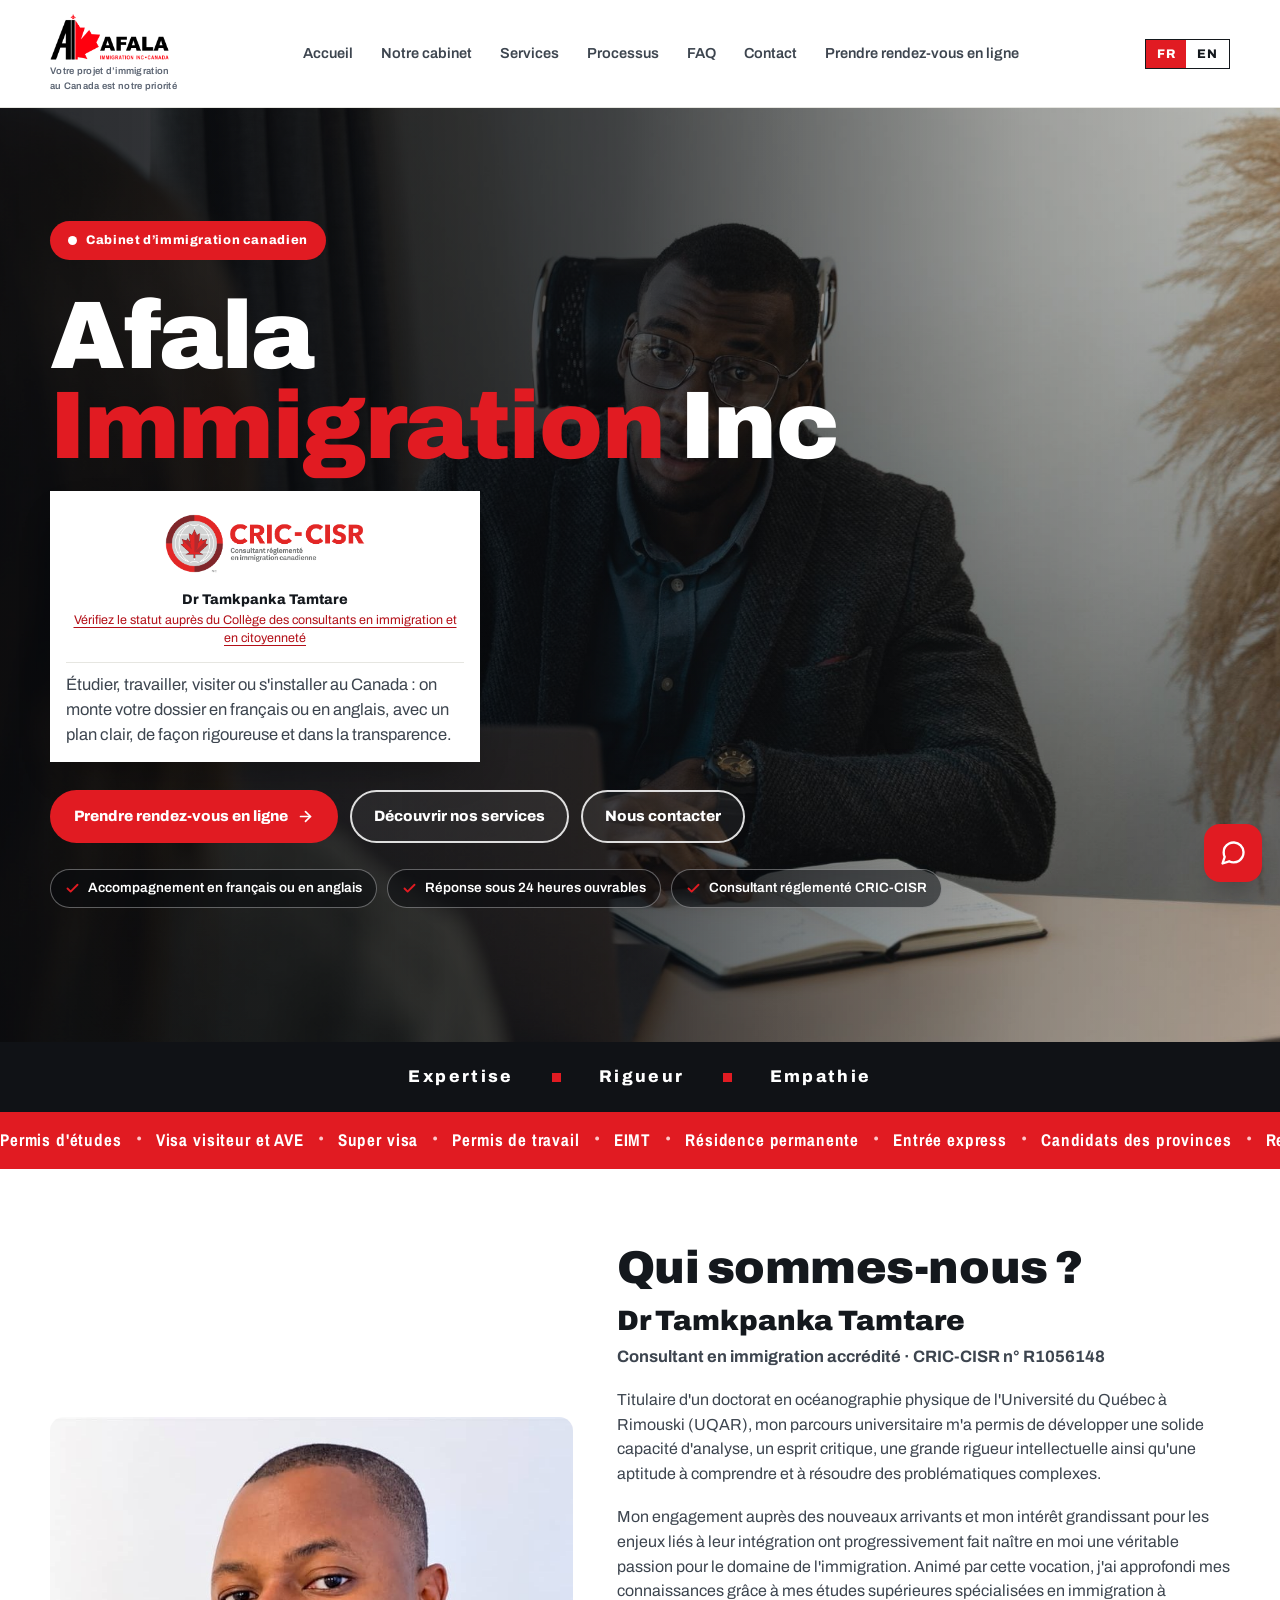
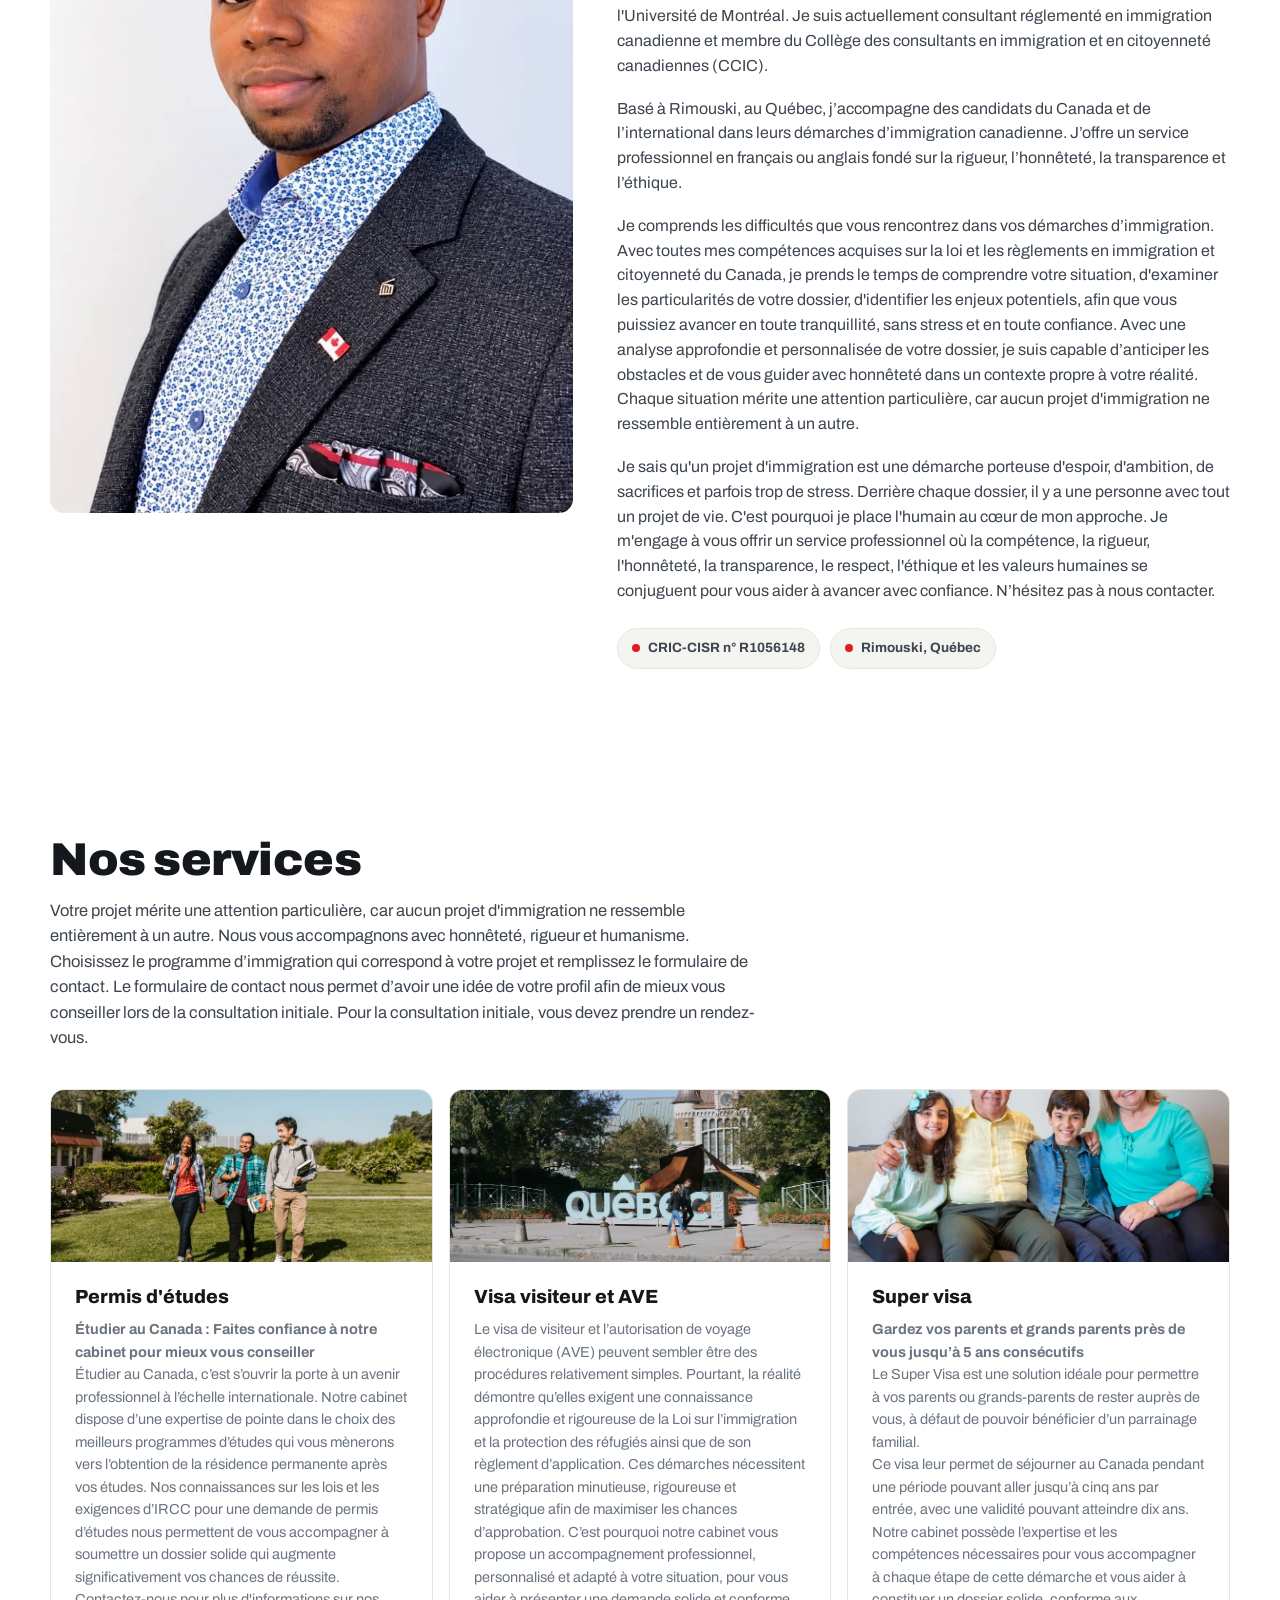
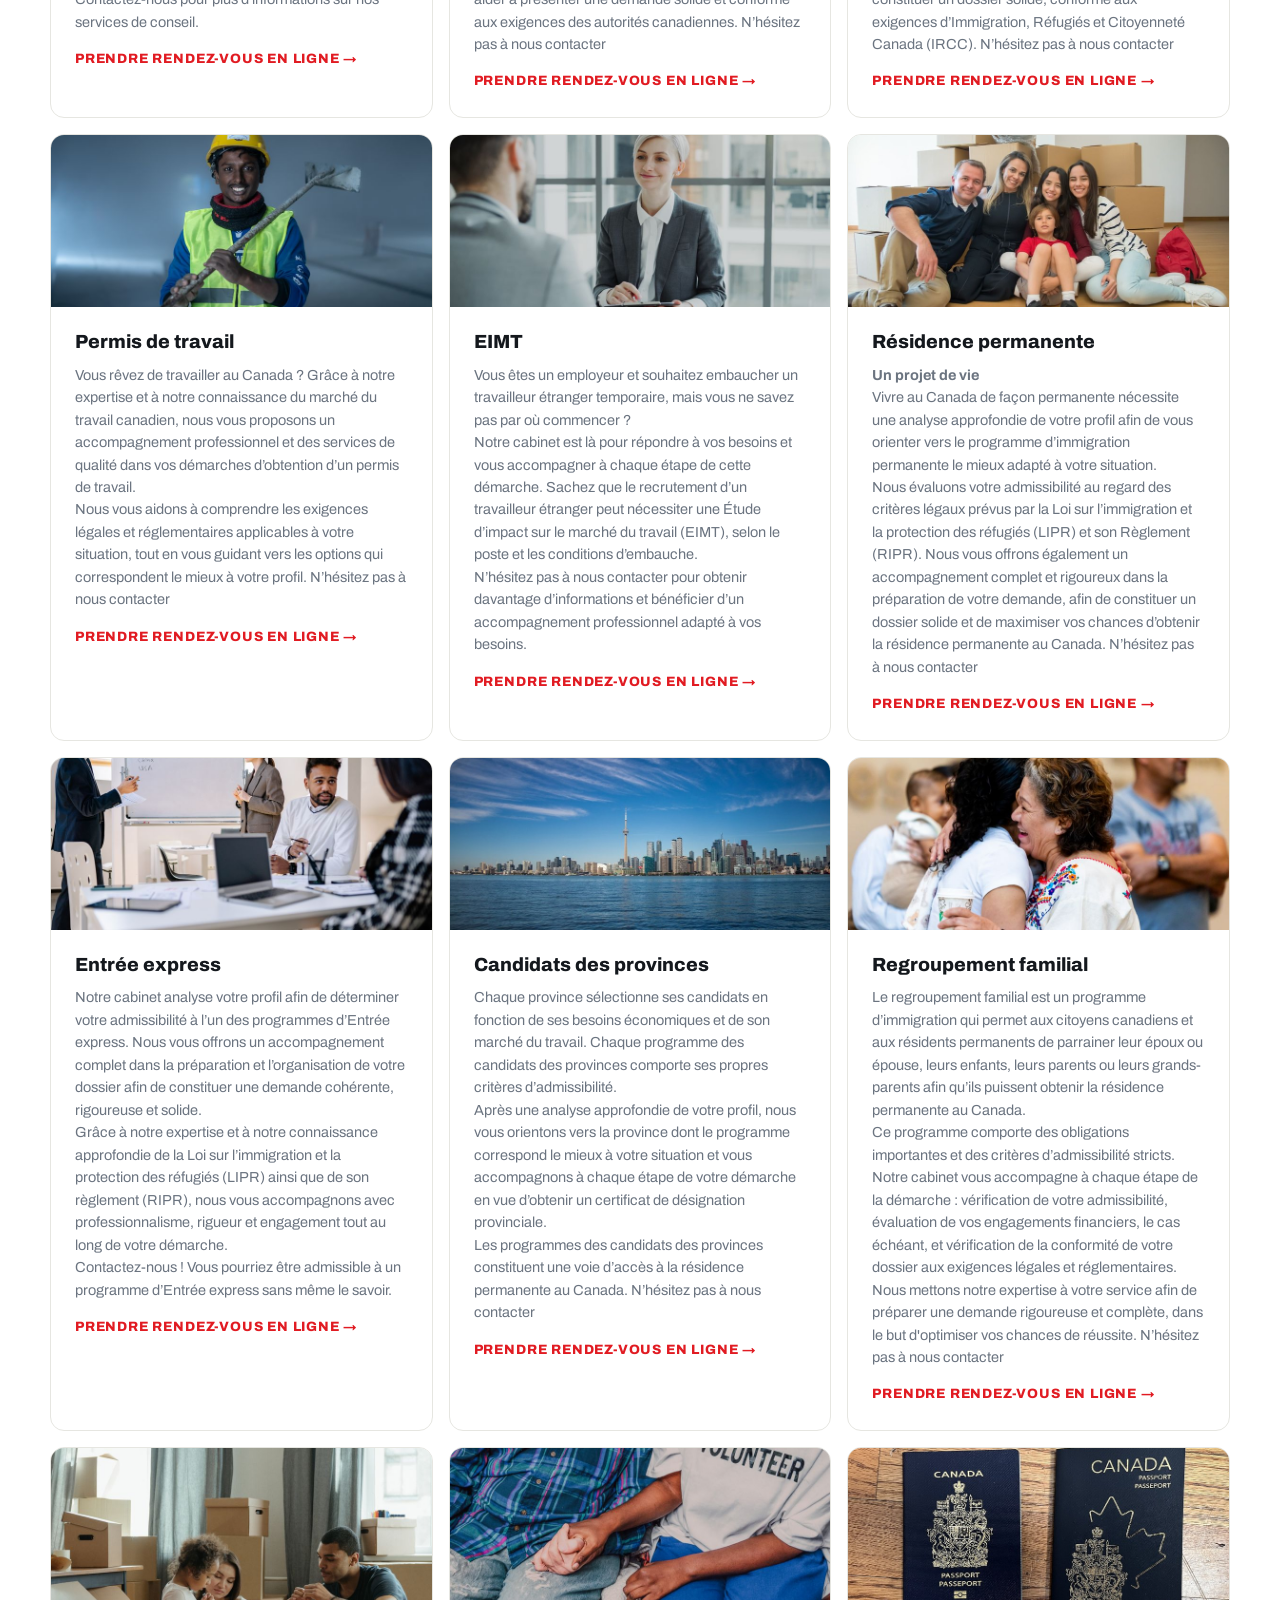
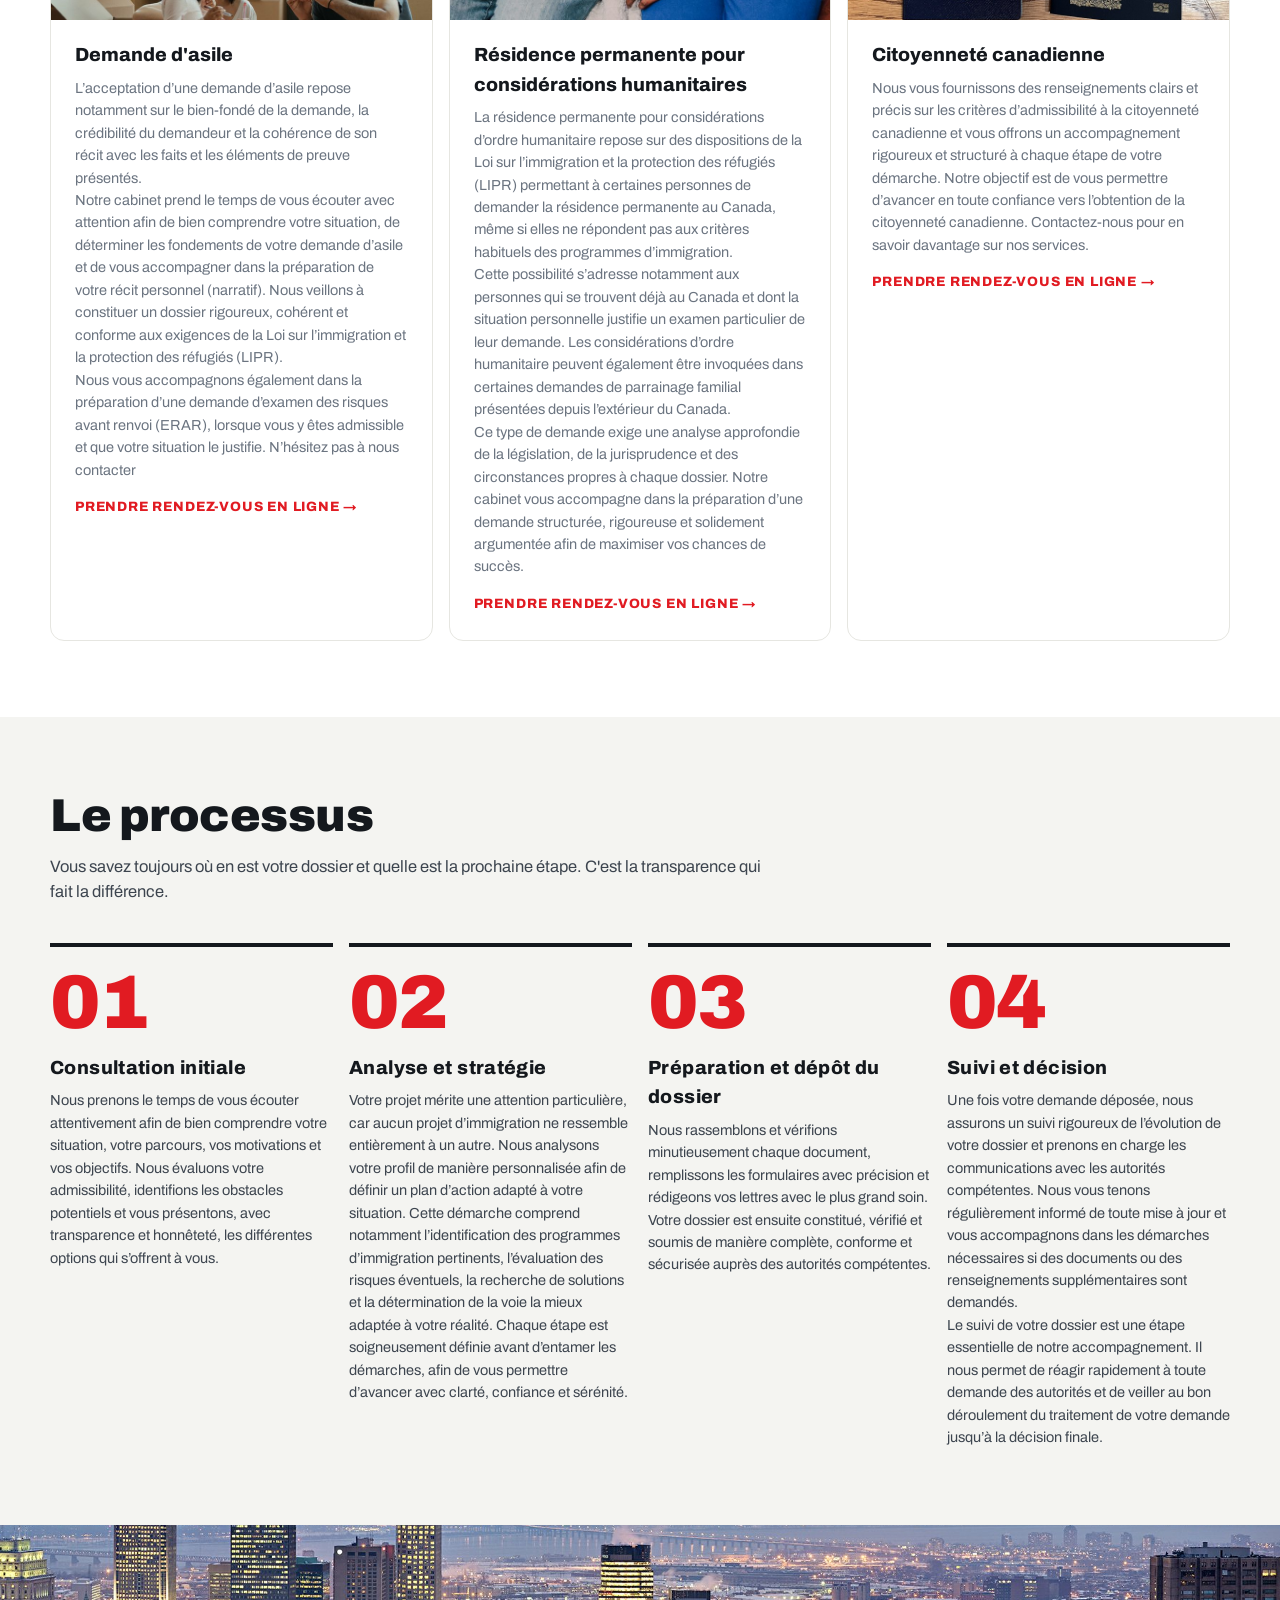
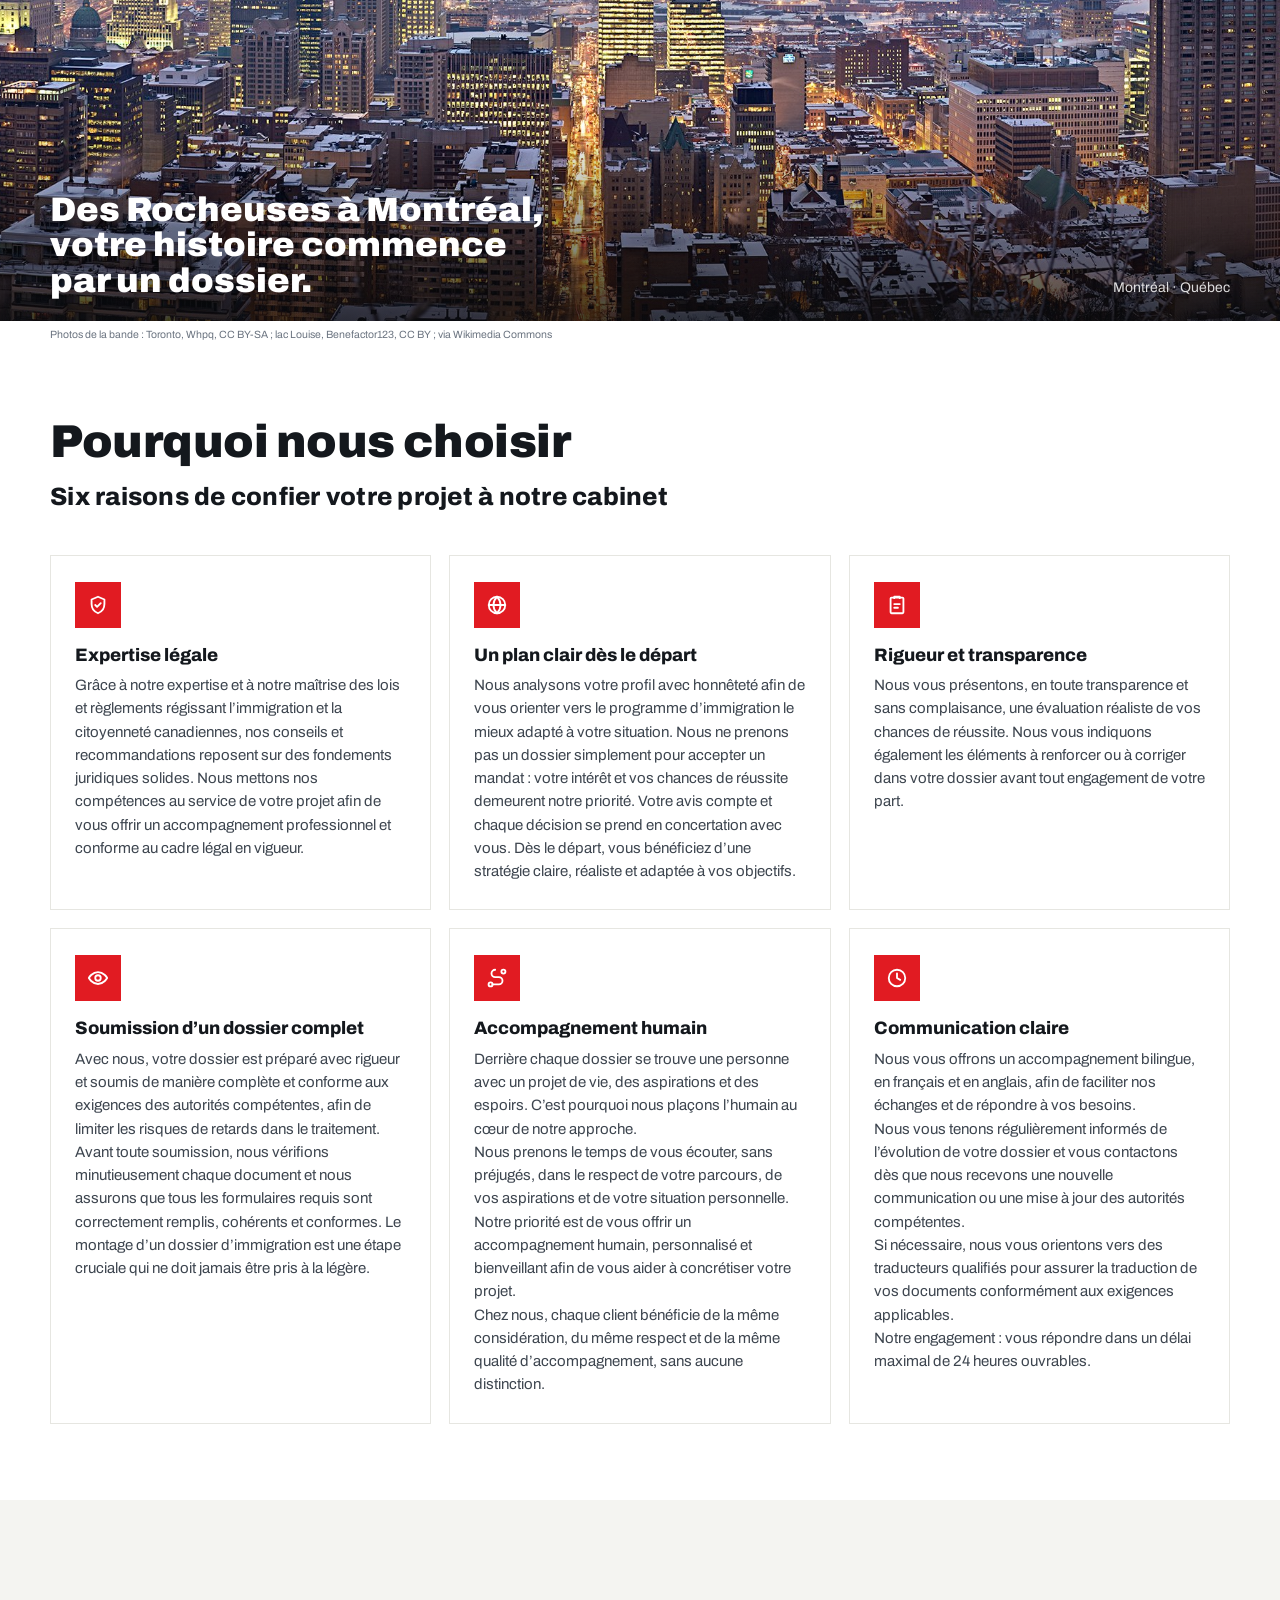
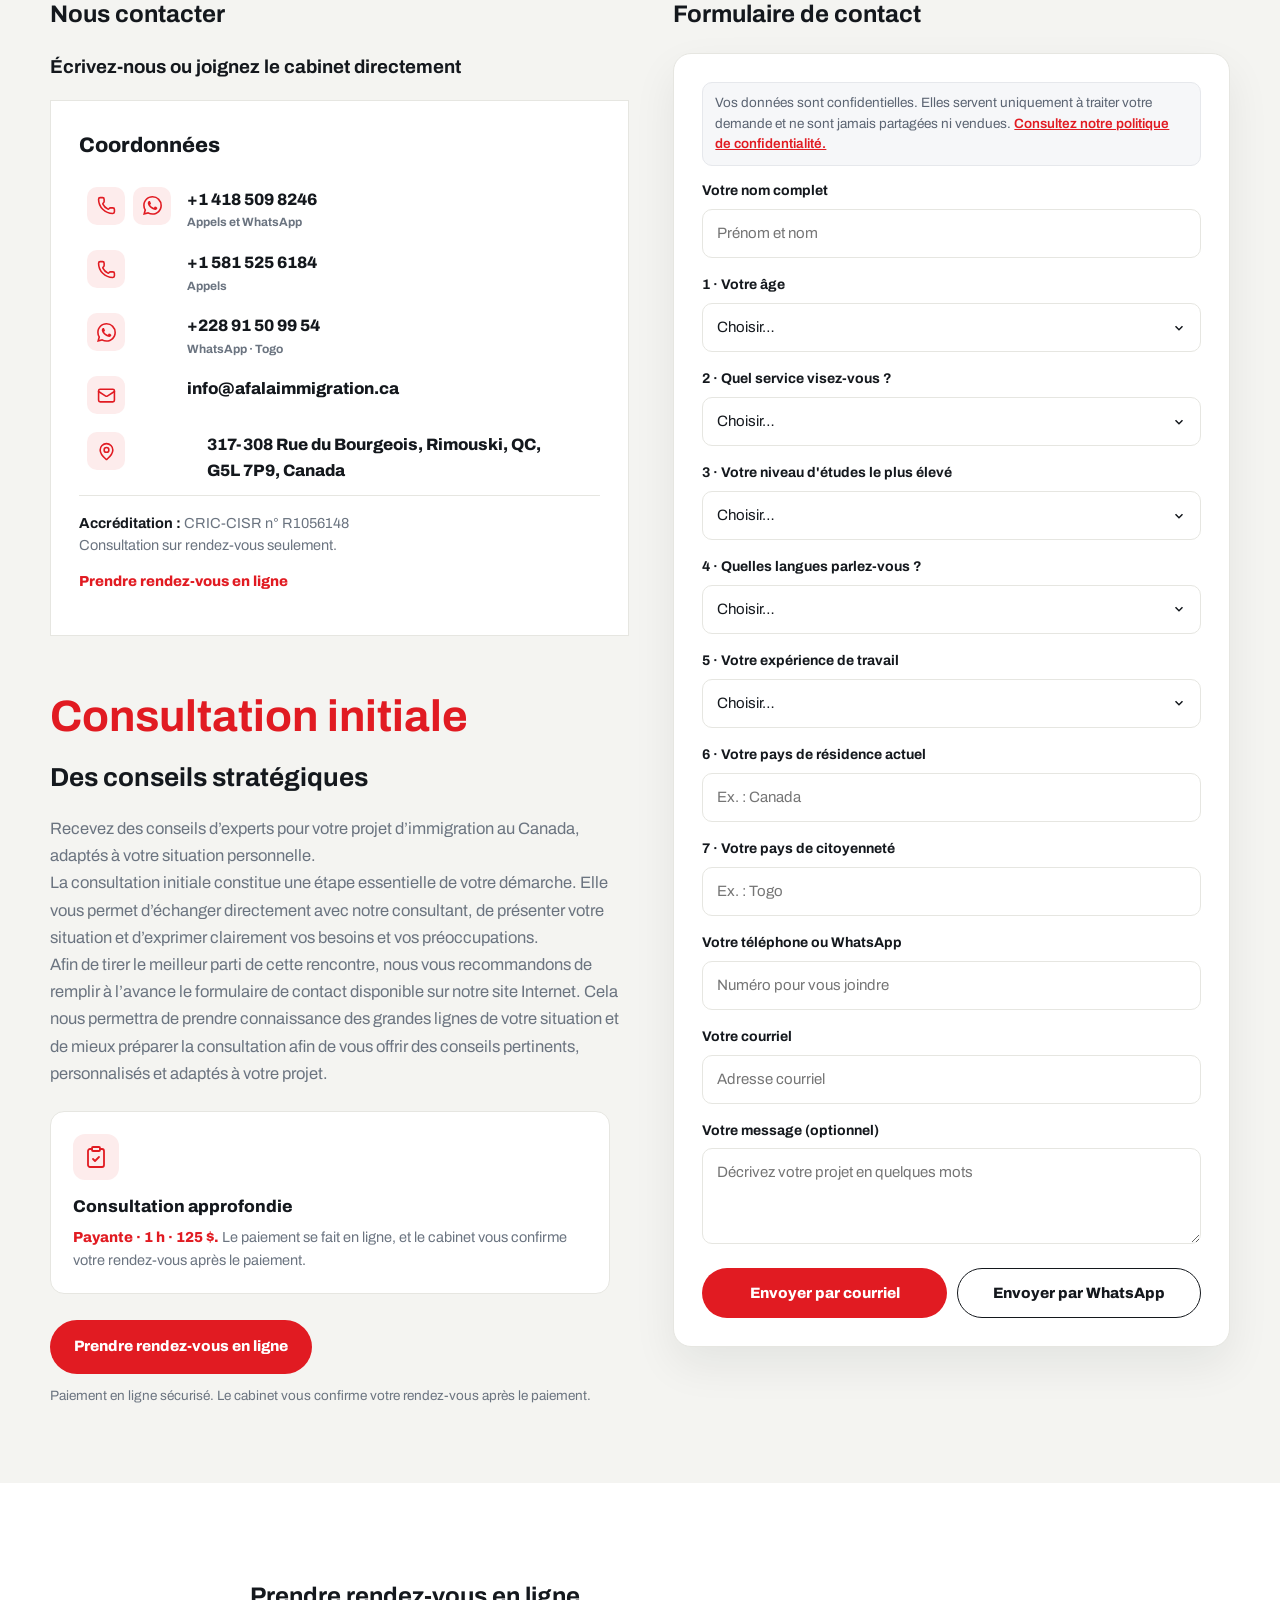
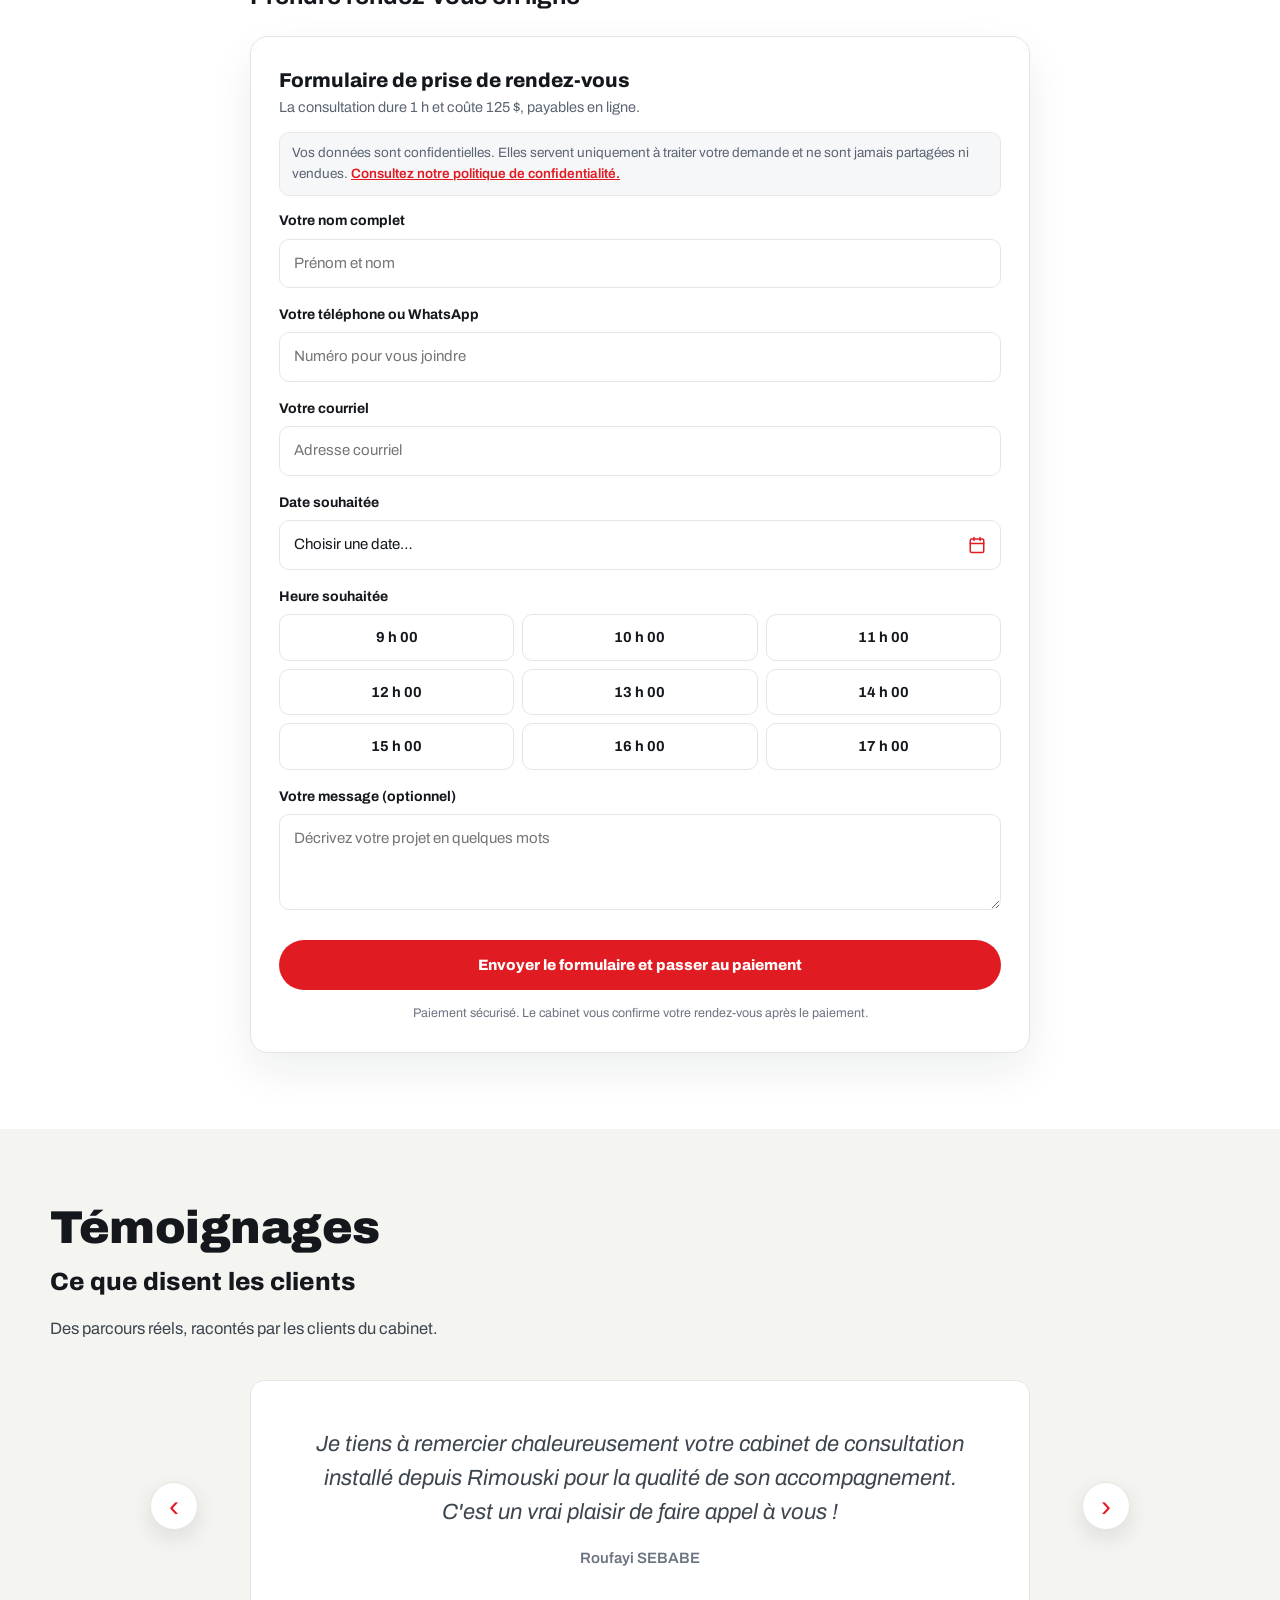
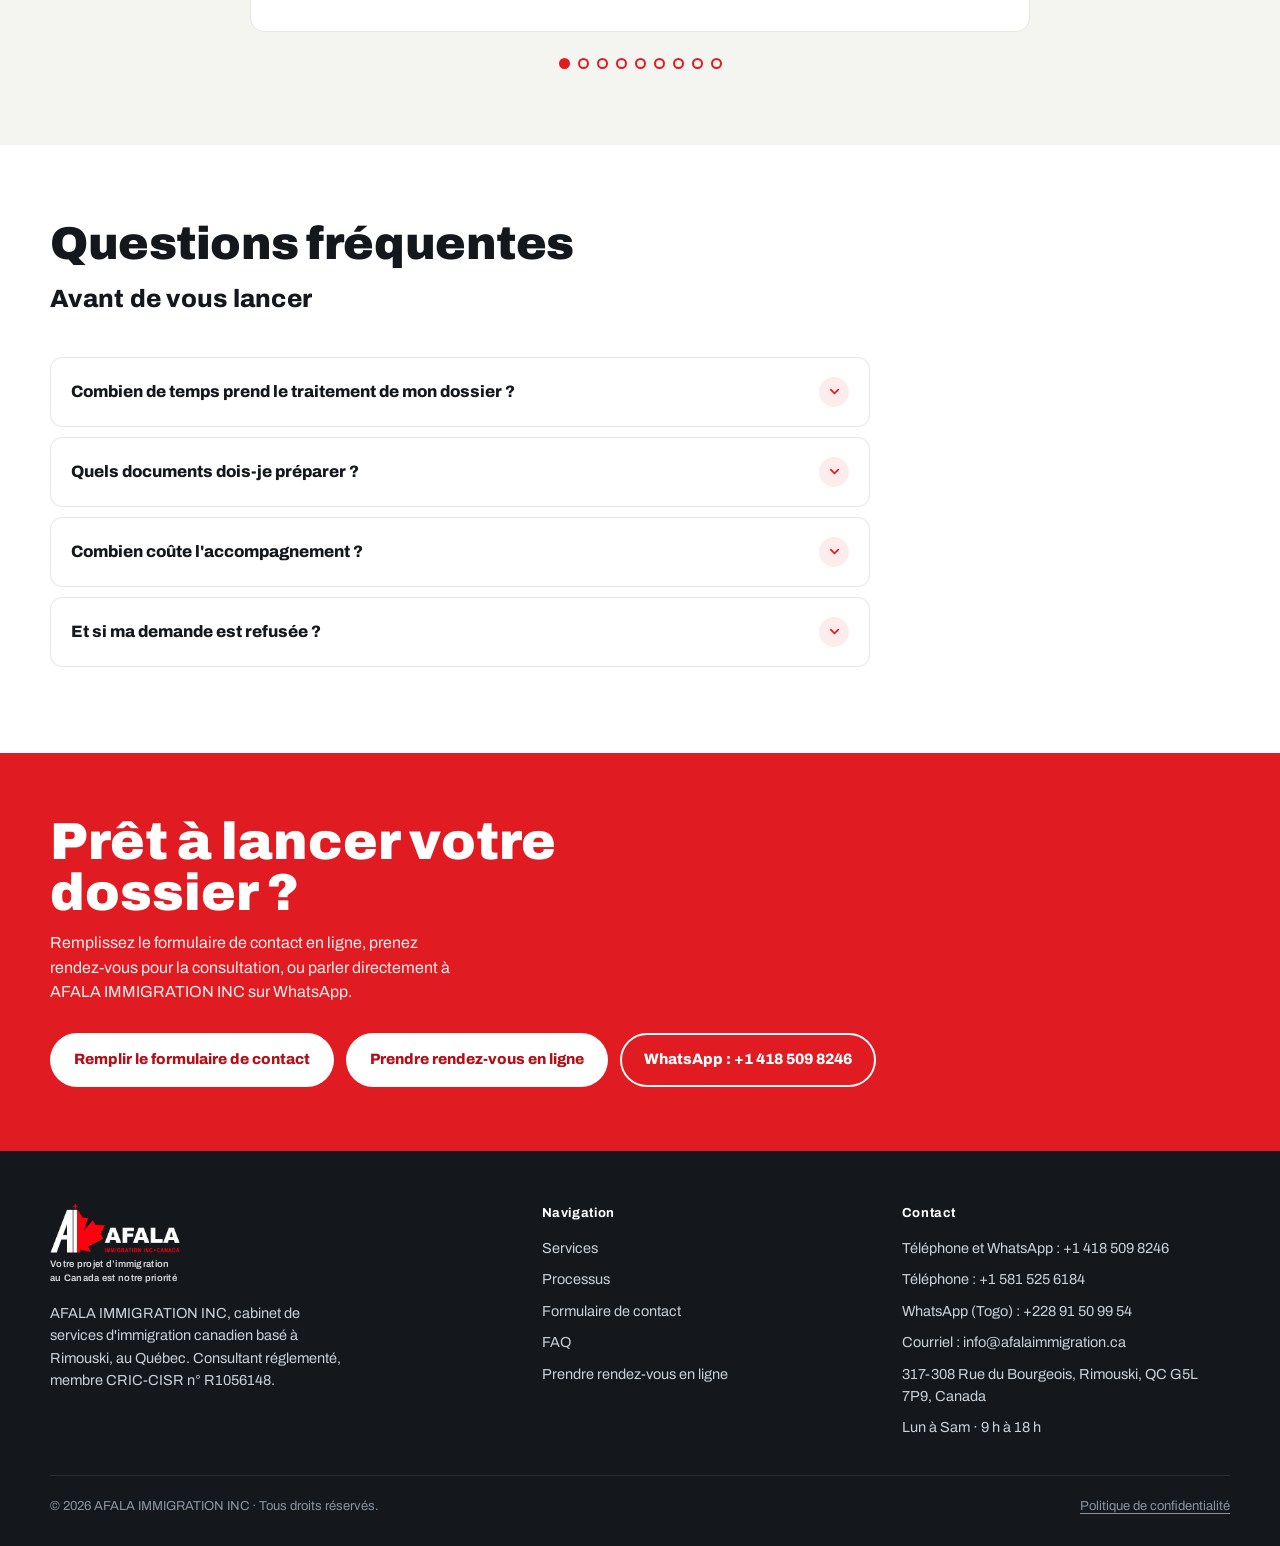
<file: index.html>
<!doctype html>
<html lang="fr">
<head>
<meta charset="utf-8">
<meta name="viewport" content="width=device-width, initial-scale=1, viewport-fit=cover">
<meta name="color-scheme" content="light">
<title>AFALA IMMIGRATION INC · À Rimouski</title>
<meta name="description" content="Cabinet d'immigration canadien à Rimouski : permis d'études, visas, résidence permanente et regroupement familial. Consultation d'une heure en français ou en anglais.">
<meta property="og:type" content="website">
<meta property="og:site_name" content="AFALA IMMIGRATION INC">
<meta property="og:title" content="AFALA IMMIGRATION INC · À Rimouski">
<meta property="og:description" content="Cabinet d'immigration canadien à Rimouski : permis d'études, visas, résidence permanente et regroupement familial. Consultation d'une heure en français ou en anglais.">
<meta property="og:url" content="https://afalaimmigration.ca/">
<meta property="og:image" content="https://afalaimmigration.ca/afala-images-23/logo-complet.png">
<meta name="twitter:card" content="summary_large_image">
<meta name="twitter:image" content="https://afalaimmigration.ca/afala-images-23/logo-complet.png">
<link rel="canonical" href="https://afalaimmigration.ca/">
<script type="application/ld+json">
{"@context":"https://schema.org","@type":"ProfessionalService","name":"AFALA IMMIGRATION INC","url":"https://afalaimmigration.ca/","logo":"https://afalaimmigration.ca/afala-images-23/logo-complet.png","email":"info@afalaimmigration.ca","telephone":"+1-418-509-8246","address":{"@type":"PostalAddress","streetAddress":"317-308 Rue du Bourgeois","addressLocality":"Rimouski","addressRegion":"QC","postalCode":"G5L 7P9","addressCountry":"CA"},"openingHours":"Mo-Sa 09:00-18:00","availableLanguage":["French","English"],"founder":{"@type":"Person","name":"Dr Tamkpanka Tamtare","jobTitle":"Consultant en immigration accrédité, CRIC-CISR n° R1056148"}}
</script>
<link rel="preconnect" href="https://fonts.googleapis.com">
<link rel="preconnect" href="https://fonts.gstatic.com" crossorigin>
<link href="https://fonts.googleapis.com/css2?family=Archivo:ital,wght@0,400;0,500;0,600;0,700;0,800;0,900;1,700&family=Archivo+Narrow:wght@600;700&display=swap" rel="stylesheet">
<link rel="stylesheet" href="style.css?v=4">
<script src="garde.js"></script>
  <link rel="icon" type="image/png" sizes="48x48" href="afala-images-23/IMG_8660.png">
<link rel="icon" type="image/png" sizes="96x96" href="afala-images-23/IMG_8662.png">
<link rel="icon" type="image/png" sizes="144x144" href="afala-images-23/IMG_8663.png">
<link rel="icon" type="image/png" sizes="192x192" href="afala-images-23/IMG_8664.png">
  <link rel="apple-touch-icon" sizes="180x180" href="afala-images-23/icone-apple-180.png">
    
  

</head>
<body>
<div id="splash" aria-hidden="true"><img src="afala-images-23/logo-complet.png" alt=""><p class="splash-slogan">Votre projet d’immigration<br>au Canada est notre priorité</p>
  <div class="barre"><span></span></div></div>


<!-- en-tete -->
  <header class="site">
  <div class="wrap header-in">
    <a class="wordmark" href="#accueil" aria-label="Accueil, AFALA IMMIGRATION INC">
      <img class="brand-logo" src="afala-images-23/logo-complet.png" alt="AFALA IMMIGRATION INC">
    <span class="brand-slogan">Votre projet d’immigration<br>au Canada est notre priorité</span>
    </a>
    <nav class="main" aria-label="Navigation principale">
      <a href="#accueil">Accueil</a>
      <a href="#apropos">Notre cabinet</a>
      <a href="#services">Services</a>
      <a href="#processus">Processus</a>
      <a href="#faq">FAQ</a>
      <a href="#contact">Contact</a>
      <a href="#rendez-vous">Prendre rendez-vous en ligne</a>
    </nav>
    <div class="lang-switch" role="group" aria-label="Langue / Language"><button type="button" data-lang="fr" class="active">FR</button><button type="button" data-lang="en">EN</button></div>
    <button class="burger" id="menuBtn" type="button" aria-label="Ouvrir le menu" aria-expanded="false" aria-controls="mobileMenu"><span></span><span></span><span></span></button>
  </div>
  <div class="mobile-menu" id="mobileMenu">
    <div class="wrap">
      <a href="#accueil">Accueil</a>
      <a href="#apropos">Notre cabinet</a>
      <a href="#services">Services</a>
      <a href="#processus">Processus</a>
      <a href="#faq">FAQ</a>
      <a href="#contact">Contact</a>
      <a href="#rendez-vous">Prendre rendez-vous en ligne</a>
    </div>
  </div>
</header>


<main id="accueil">

  
  <!-- hero -->
  <section class="hero" style="padding-bottom:0">
    <div class="wrap">
      <p class="eyebrow">Cabinet d’immigration canadien</p>
      <h1>Afala<br><span class="red">Immigration</span> Inc</h1>
      <div class="hero-insigne">
        <img class="insigne-fr" src="afala-images-23/CRIC-CISR_FR_HORZ_CLR_POS.png" alt="Insigne CRIC-CISR du Collège des consultants en immigration et en citoyenneté">
        <img class="insigne-en" src="afala-images-23/RCIC-IRB_EN_HORZ_CLR_POS (1).png" alt="RCIC-IRB insignia of the College of Immigration and Citizenship Consultants">
        <div class="hero-insigne-txt">
          <div class="hero-insigne-name">Dr Tamkpanka Tamtare</div>
          <a class="hero-insigne-link" href="https://register.college-ic.ca" target="_blank" rel="noopener">Vérifiez le statut auprès du Collège des consultants en immigration et en citoyenneté</a>
        </div>
        <p class="hero-insigne-sub">Étudier, travailler, visiter ou s'installer au Canada : on monte votre dossier en français ou en anglais, avec un plan clair, de façon rigoureuse et dans la transparence.</p>
      </div>
      <div class="hero-ctas">
        <a class="btn btn-red" href="#rendez-vous">Prendre rendez-vous en ligne
          <svg width="17" height="17" viewBox="0 0 24 24" fill="none" stroke="currentColor" stroke-width="2.4" stroke-linecap="round" stroke-linejoin="round"><path d="M5 12h14"/><path d="m12 5 7 7-7 7"/></svg>
        </a>
        <a class="btn btn-outline" href="#services">Découvrir nos services</a>
        <a class="btn btn-outline" href="#contact">Nous contacter</a>
      </div>
      <ul class="trust">
        <li><svg width="15" height="15" viewBox="0 0 24 24" fill="none" stroke="#E11B22" stroke-width="3" stroke-linecap="round" stroke-linejoin="round"><path d="M20 6 9 17l-5-5"/></svg>Accompagnement en français ou en anglais</li>
        <li><svg width="15" height="15" viewBox="0 0 24 24" fill="none" stroke="#E11B22" stroke-width="3" stroke-linecap="round" stroke-linejoin="round"><path d="M20 6 9 17l-5-5"/></svg>Réponse sous 24 heures ouvrables</li>
        <li><svg width="15" height="15" viewBox="0 0 24 24" fill="none" stroke="#E11B22" stroke-width="3" stroke-linecap="round" stroke-linejoin="round"><path d="M20 6 9 17l-5-5"/></svg>Consultant réglementé CRIC-CISR</li>
      </ul>
    </div>
      
    
    <figure class="wrap hero-photo" id="heroPhoto">
      <div class="hero-slides">
        <div class="hero-slide active">
          <img src="afala-images-23/photo-consultation.jpg" alt="Le consultant en immigration en pleine consultation avec une cliente" width="1920" height="1280">
        </div>
      </div>
    </figure>
  </section>

  <div class="devise-band" aria-label="Devise du cabinet"><span>Expertise</span><i></i><span>Rigueur</span><i></i><span>Empathie</span></div>

  <div class="marquee" aria-hidden="true">
    <!-- banniere defilante -->
  <div class="marquee-track" id="marqueeTrack">
      <span>Permis d'études</span><i>•</i><span>Visa visiteur et AVE</span><i>•</i><span>Super visa</span><i>•</i><span>Permis de travail</span><i>•</i><span>EIMT</span><i>•</i><span>Résidence permanente</span><i>•</i><span>Entrée express</span><i>•</i><span>Candidats des provinces</span><i>•</i><span>Regroupement familial</span><i>•</i><span>Demande d'asile</span><i>•</i><span>Résidence permanente pour considérations humanitaires</span><i>•</i><span>Citoyenneté canadienne</span><i>•</i>
    </div>
  </div>

  
  <!-- a propos -->
  <section id="apropos">
    <div class="wrap about-layout">
      <figure class="about-photo has-img" style="margin:0"><img src="afala-images-23/portrait-consultant.jpg" alt="Dr Tamkpanka Tamtare, consultant en immigration accrédité" loading="lazy"></figure>
      <div class="about-copy">
        <h2 class="keep-case">Qui sommes-nous&nbsp;?</h2>
        <p class="about-name">Dr Tamkpanka Tamtare</p>
        <p class="about-role">Consultant en immigration accrédité · CRIC-CISR n° R1056148</p>
        <p class="about-text">Titulaire d'un doctorat en océanographie physique de l'Université du Québec à Rimouski (UQAR), mon parcours universitaire m'a permis de développer une solide capacité d'analyse, un esprit critique, une grande rigueur intellectuelle ainsi qu'une aptitude à comprendre et à résoudre des problématiques complexes.</p>
        <p class="about-text">Mon engagement auprès des nouveaux arrivants et mon intérêt grandissant pour les enjeux liés à leur intégration ont progressivement fait naître en moi une véritable passion pour le domaine de l'immigration. Animé par cette vocation, j'ai approfondi mes connaissances grâce à mes études supérieures spécialisées en immigration à l'Université de Montréal. Je suis actuellement consultant réglementé en immigration canadienne et membre du Collège des consultants en immigration et en citoyenneté canadiennes (CCIC).</p>
        <p class="about-text">Basé à Rimouski, au Québec, j’accompagne des candidats du Canada et de l’international dans leurs démarches d’immigration canadienne. J’offre un service professionnel en français ou anglais fondé sur la rigueur, l’honnêteté, la transparence et l’éthique.</p>
        <p class="about-text">Je comprends les difficultés que vous rencontrez dans vos démarches d’immigration. Avec toutes mes compétences acquises sur la loi et les règlements en immigration et citoyenneté du Canada, je prends le temps de comprendre votre situation, d'examiner les particularités de votre dossier, d'identifier les enjeux potentiels, afin que vous puissiez avancer en toute tranquillité, sans stress et en toute confiance. Avec une analyse approfondie et personnalisée de votre dossier, je suis capable d’anticiper les obstacles et de vous guider avec honnêteté dans un contexte propre à votre réalité. Chaque situation mérite une attention particulière, car aucun projet d'immigration ne ressemble entièrement à un autre.</p>
        <p class="about-text">Je sais qu'un projet d'immigration est une démarche porteuse d'espoir, d'ambition, de sacrifices et parfois trop de stress. Derrière chaque dossier, il y a une personne avec tout un projet de vie. C'est pourquoi je place l'humain au cœur de mon approche. Je m'engage à vous offrir un service professionnel où la compétence, la rigueur, l'honnêteté, la transparence, le respect, l'éthique et les valeurs humaines se conjuguent pour vous aider à avancer avec confiance. N’hésitez pas à nous contacter.</p>
        <ul class="about-chips">
          <li>CRIC-CISR n° R1056148</li>
          <li>Rimouski, Québec</li>
        </ul>
      </div>
    </div>
  </section>

  
  <!-- services -->
  <section id="services">
    <div class="wrap">
      <div class="sec-head">
        <h2>Nos services</h2>
        <p>Votre projet mérite une attention particulière, car aucun projet d'immigration ne ressemble entièrement à un autre. Nous vous accompagnons avec honnêteté, rigueur et humanisme. Choisissez le programme d’immigration qui correspond à votre projet et remplissez le formulaire de contact. Le formulaire de contact nous permet d’avoir une idée de votre profil afin de mieux vous conseiller lors de la consultation initiale. Pour la consultation initiale, vous devez prendre un rendez-vous.</p>
      </div>
      <div class="services">
        <a class="svc" href="#rendez-vous"><img class="photo" src="afala-images-23/service-residence-temporaire.jpg" alt="Étudiants marchant sur un campus"><h3>Permis d'études</h3><p><strong>Étudier au Canada : Faites confiance à notre cabinet pour mieux vous conseiller</strong></p><p>Étudier au Canada, c’est s’ouvrir la porte à un avenir professionnel à l’échelle internationale. Notre cabinet dispose d’une expertise de pointe dans le choix des meilleurs programmes d’études qui vous mènerons vers l’obtention de la résidence permanente après vos études. Nos connaissances sur les lois et les exigences d’IRCC pour une demande de permis d’études nous permettent de vous accompagner à soumettre un dossier solide qui augmente significativement vos chances de réussite. Contactez-nous pour plus d'informations sur nos services de conseil.</p><span class="go">Prendre rendez-vous en ligne →</span></a>
        <a class="svc" href="#rendez-vous"><img class="photo" src="afala-images-23/service-visites.jpg" alt="Des touristes devant le panneau de la ville de Québec"><h3>Visa visiteur et AVE</h3><p>Le visa de visiteur et l’autorisation de voyage électronique (AVE) peuvent sembler être des procédures relativement simples. Pourtant, la réalité démontre qu’elles exigent une connaissance approfondie et rigoureuse de la Loi sur l’immigration et la protection des réfugiés ainsi que de son règlement d’application. Ces démarches nécessitent une préparation minutieuse, rigoureuse et stratégique afin de maximiser les chances d’approbation. C’est pourquoi notre cabinet vous propose un accompagnement professionnel, personnalisé et adapté à votre situation, pour vous aider à présenter une demande solide et conforme aux exigences des autorités canadiennes. N’hésitez pas à nous contacter</p><span class="go">Prendre rendez-vous en ligne →</span></a>
        <a class="svc" href="#rendez-vous"><img class="photo" src="afala-images-23/service-super-visa.jpg" alt="Des grands-parents souriants entourés de leurs petits-enfants"><h3>Super visa</h3><p><strong>Gardez vos parents et grands parents près de vous jusqu’à 5 ans consécutifs</strong></p><p>Le Super Visa est une solution idéale pour permettre à vos parents ou grands-parents de rester auprès de vous, à défaut de pouvoir bénéficier d’un parrainage familial.</p><p>Ce visa leur permet de séjourner au Canada pendant une période pouvant aller jusqu’à cinq ans par entrée, avec une validité pouvant atteindre dix ans.</p><p>Notre cabinet possède l’expertise et les compétences nécessaires pour vous accompagner à chaque étape de cette démarche et vous aider à constituer un dossier solide, conforme aux exigences d’Immigration, Réfugiés et Citoyenneté Canada (IRCC). N’hésitez pas à nous contacter</p><span class="go">Prendre rendez-vous en ligne →</span></a>
        <a class="svc" href="#rendez-vous"><img class="photo" src="afala-images-23/service-permis-travail.jpg" alt="Un travailleur souriant sur son lieu de travail"><h3>Permis de travail</h3><p>Vous rêvez de travailler au Canada ? Grâce à notre expertise et à notre connaissance du marché du travail canadien, nous vous proposons un accompagnement professionnel et des services de qualité dans vos démarches d’obtention d’un permis de travail.</p><p>Nous vous aidons à comprendre les exigences légales et réglementaires applicables à votre situation, tout en vous guidant vers les options qui correspondent le mieux à votre profil. N’hésitez pas à nous contacter</p><span class="go">Prendre rendez-vous en ligne →</span></a>
        <a class="svc" href="#rendez-vous"><img class="photo" src="afala-images-23/service-eimt.jpg" alt="Un entretien d'embauche dans un bureau moderne"><h3>EIMT</h3><p>Vous êtes un employeur et souhaitez embaucher un travailleur étranger temporaire, mais vous ne savez pas par où commencer ?</p><p>Notre cabinet est là pour répondre à vos besoins et vous accompagner à chaque étape de cette démarche. Sachez que le recrutement d’un travailleur étranger peut nécessiter une Étude d’impact sur le marché du travail (EIMT), selon le poste et les conditions d’embauche.</p><p>N’hésitez pas à nous contacter pour obtenir davantage d’informations et bénéficier d’un accompagnement professionnel adapté à vos besoins.</p><span class="go">Prendre rendez-vous en ligne →</span></a>
        <a class="svc" href="#rendez-vous"><img class="photo" src="afala-images-23/service-residence-permanente.jpg" alt="Une famille souriante qui s'installe dans son nouveau logement"><h3>Résidence permanente</h3><p><strong>Un projet de vie</strong></p><p>Vivre au Canada de façon permanente nécessite une analyse approfondie de votre profil afin de vous orienter vers le programme d’immigration permanente le mieux adapté à votre situation.</p><p>Nous évaluons votre admissibilité au regard des critères légaux prévus par la Loi sur l’immigration et la protection des réfugiés (LIPR) et son Règlement (RIPR). Nous vous offrons également un accompagnement complet et rigoureux dans la préparation de votre demande, afin de constituer un dossier solide et de maximiser vos chances d’obtenir la résidence permanente au Canada. N’hésitez pas à nous contacter</p><span class="go">Prendre rendez-vous en ligne →</span></a>
        <a class="svc" href="#rendez-vous"><img class="photo" src="afala-images-23/service-entree-express.jpg" alt="Professionnels en réunion dans un bureau moderne"><h3>Entrée express</h3><p>Notre cabinet analyse votre profil afin de déterminer votre admissibilité à l’un des programmes d’Entrée express. Nous vous offrons un accompagnement complet dans la préparation et l’organisation de votre dossier afin de constituer une demande cohérente, rigoureuse et solide.</p><p>Grâce à notre expertise et à notre connaissance approfondie de la Loi sur l’immigration et la protection des réfugiés (LIPR) ainsi que de son règlement (RIPR), nous vous accompagnons avec professionnalisme, rigueur et engagement tout au long de votre démarche.</p><p>Contactez-nous ! Vous pourriez être admissible à un programme d’Entrée express sans même le savoir.</p><span class="go">Prendre rendez-vous en ligne →</span></a>
        <a class="svc" href="#rendez-vous"><img class="photo" src="afala-images-23/service-provinces.jpg" alt="Toronto et la tour CN vues depuis le lac Ontario"><h3>Candidats des provinces</h3><p>Chaque province sélectionne ses candidats en fonction de ses besoins économiques et de son marché du travail. Chaque programme des candidats des provinces comporte ses propres critères d’admissibilité.</p><p>Après une analyse approfondie de votre profil, nous vous orientons vers la province dont le programme correspond le mieux à votre situation et vous accompagnons à chaque étape de votre démarche en vue d’obtenir un certificat de désignation provinciale.</p><p>Les programmes des candidats des provinces constituent une voie d’accès à la résidence permanente au Canada. N’hésitez pas à nous contacter</p><span class="go">Prendre rendez-vous en ligne →</span></a>
        <a class="svc" href="#rendez-vous"><img class="photo" src="afala-images-23/service-regroupement-familial.jpg" alt="Une famille réunie qui s'enlace avec joie"><h3>Regroupement familial</h3><p>Le regroupement familial est un programme d’immigration qui permet aux citoyens canadiens et aux résidents permanents de parrainer leur époux ou épouse, leurs enfants, leurs parents ou leurs grands-parents afin qu’ils puissent obtenir la résidence permanente au Canada.</p><p>Ce programme comporte des obligations importantes et des critères d’admissibilité stricts. Notre cabinet vous accompagne à chaque étape de la démarche : vérification de votre admissibilité, évaluation de vos engagements financiers, le cas échéant, et vérification de la conformité de votre dossier aux exigences légales et réglementaires.</p><p>Nous mettons notre expertise à votre service afin de préparer une demande rigoureuse et complète, dans le but d'optimiser vos chances de réussite. N’hésitez pas à nous contacter</p><span class="go">Prendre rendez-vous en ligne →</span></a>
        <a class="svc" href="#rendez-vous"><img class="photo" src="afala-images-23/service-asile.jpg" alt="Une famille qui s'installe dans un logement lumineux"><h3>Demande d'asile</h3><p>L’acceptation d’une demande d’asile repose notamment sur le bien-fondé de la demande, la crédibilité du demandeur et la cohérence de son récit avec les faits et les éléments de preuve présentés.</p><p>Notre cabinet prend le temps de vous écouter avec attention afin de bien comprendre votre situation, de déterminer les fondements de votre demande d’asile et de vous accompagner dans la préparation de votre récit personnel (narratif). Nous veillons à constituer un dossier rigoureux, cohérent et conforme aux exigences de la Loi sur l’immigration et la protection des réfugiés (LIPR).</p><p>Nous vous accompagnons également dans la préparation d’une demande d’examen des risques avant renvoi (ERAR), lorsque vous y êtes admissible et que votre situation le justifie. N’hésitez pas à nous contacter</p><span class="go">Prendre rendez-vous en ligne →</span></a>
        <a class="svc" href="#rendez-vous"><img class="photo" src="afala-images-23/service-humanitaire.jpg" alt="Deux personnes se tenant la main en signe de soutien"><h3>Résidence permanente pour considérations humanitaires</h3><p>La résidence permanente pour considérations d’ordre humanitaire repose sur des dispositions de la Loi sur l’immigration et la protection des réfugiés (LIPR) permettant à certaines personnes de demander la résidence permanente au Canada, même si elles ne répondent pas aux critères habituels des programmes d’immigration.</p><p>Cette possibilité s’adresse notamment aux personnes qui se trouvent déjà au Canada et dont la situation personnelle justifie un examen particulier de leur demande. Les considérations d’ordre humanitaire peuvent également être invoquées dans certaines demandes de parrainage familial présentées depuis l’extérieur du Canada.</p><p>Ce type de demande exige une analyse approfondie de la législation, de la jurisprudence et des circonstances propres à chaque dossier. Notre cabinet vous accompagne dans la préparation d’une demande structurée, rigoureuse et solidement argumentée afin de maximiser vos chances de succès.</p><span class="go">Prendre rendez-vous en ligne →</span></a>
        <a class="svc" href="#rendez-vous"><img class="photo" src="afala-images-23/service-citoyennete.jpg" alt="Deux passeports canadiens sur une table en bois"><h3>Citoyenneté canadienne</h3><p>Nous vous fournissons des renseignements clairs et précis sur les critères d’admissibilité à la citoyenneté canadienne et vous offrons un accompagnement rigoureux et structuré à chaque étape de votre démarche. Notre objectif est de vous permettre d’avancer en toute confiance vers l’obtention de la citoyenneté canadienne. Contactez-nous pour en savoir davantage sur nos services.</p><span class="go">Prendre rendez-vous en ligne →</span></a>
      </div>
    </div>
  </section>

  
  <!-- processus -->
  <section id="processus" class="section-gray">
    <div class="wrap">
      <div class="sec-head">
        <h2>Le processus</h2>
        <p>Vous savez toujours où en est votre dossier et quelle est la prochaine étape. C'est la transparence qui fait la différence.</p>
      </div>
      <div class="processus">
        <div class="step"><div class="num">01</div><h3>Consultation initiale</h3><p>Nous prenons le temps de vous écouter attentivement afin de bien comprendre votre situation, votre parcours, vos motivations et vos objectifs. Nous évaluons votre admissibilité, identifions les obstacles potentiels et vous présentons, avec transparence et honnêteté, les différentes options qui s’offrent à vous.</p></div>
        <div class="step"><div class="num">02</div><h3>Analyse et stratégie</h3><p>Votre projet mérite une attention particulière, car aucun projet d’immigration ne ressemble entièrement à un autre. Nous analysons votre profil de manière personnalisée afin de définir un plan d’action adapté à votre situation. Cette démarche comprend notamment l’identification des programmes d’immigration pertinents, l’évaluation des risques éventuels, la recherche de solutions et la détermination de la voie la mieux adaptée à votre réalité. Chaque étape est soigneusement définie avant d’entamer les démarches, afin de vous permettre d’avancer avec clarté, confiance et sérénité.</p></div>
        <div class="step"><div class="num">03</div><h3>Préparation et dépôt du dossier</h3><p>Nous rassemblons et vérifions minutieusement chaque document, remplissons les formulaires avec précision et rédigeons vos lettres avec le plus grand soin. Votre dossier est ensuite constitué, vérifié et soumis de manière complète, conforme et sécurisée auprès des autorités compétentes.</p></div>
        <div class="step"><div class="num">04</div><h3>Suivi et décision</h3><p>Une fois votre demande déposée, nous assurons un suivi rigoureux de l’évolution de votre dossier et prenons en charge les communications avec les autorités compétentes. Nous vous tenons régulièrement informé de toute mise à jour et vous accompagnons dans les démarches nécessaires si des documents ou des renseignements supplémentaires sont demandés.</p><p>Le suivi de votre dossier est une étape essentielle de notre accompagnement. Il nous permet de réagir rapidement à toute demande des autorités et de veiller au bon déroulement du traitement de votre demande jusqu’à la décision finale.</p></div>
      </div>
    </div>
  </section>
  
  <!-- banniere villes -->
  <section class="photobreak" aria-label="Vues de villes canadiennes">
    <figure id="photoBreak">
      <div class="pb-slides">
        <div class="pb-slide active">
          <img src="afala-images-23/photo-pause-1.jpg" alt="Le centre-ville de Montréal sous la neige, au crépuscule" width="1920" height="1080" loading="lazy">
        </div>
        <div class="pb-slide">
          <img src="afala-images-23/photo-pause-2.jpg" alt="Le Parlement du Canada sur la colline, à Ottawa, en Ontario" width="735" height="490" loading="lazy">
        </div>
        <div class="pb-slide">
          <img src="afala-images-23/photo-pause-3.jpg" alt="Vancouver, son port et les montagnes, en Colombie-Britannique" width="1000" height="666" loading="lazy">
        </div>
        <div class="pb-slide">
          <img src="afala-images-23/photo-pause-4.jpg" alt="Toronto, la tour CN et la skyline vues depuis les îles, en Ontario" width="1920" height="1027" loading="lazy">
        </div>
        <div class="pb-slide">
          <img src="afala-images-23/photo-pause-5.jpg" alt="Le lac Louise et le glacier Victoria, dans les Rocheuses, en Alberta" width="1728" height="782" loading="lazy">
        </div>
      </div>
      <figcaption>
        <div class="wrap">
          <p class="big">Des Rocheuses à Montréal, votre histoire commence par un dossier.</p>
          <p class="small" id="pbLabel">Montréal · Québec</p>
        </div>
      </figcaption>
    </figure>
    <div class="wrap"><p class="photo-credit">Photos de la bande : Toronto, Whpq, CC BY-SA ; lac Louise, Benefactor123, CC BY ; via Wikimedia Commons</p></div>
  </section>

  
    
  <!-- admissibilite -->
  <section id="pourquoi">
    <div class="wrap">
      <div class="sec-head">
        <h2>Pourquoi nous choisir</h2>
        <h3 class="sec-sub">Six raisons de confier votre projet à notre cabinet</h3>
      </div>
      <div class="why-grid">
        <article class="why-card"><div class="why-ico"><svg width="22" height="22" viewBox="0 0 24 24" fill="none" stroke="#fff" stroke-width="2" stroke-linecap="round" stroke-linejoin="round"><path d="M12 3l7 3v5c0 4.5-3 8.5-7 10-4-1.5-7-5.5-7-10V6z"/><path d="m9 12 2 2 4-4"/></svg></div><h3>Expertise légale</h3><p>Grâce à notre expertise et à notre maîtrise des lois et règlements régissant l’immigration et la citoyenneté canadiennes, nos conseils et recommandations reposent sur des fondements juridiques solides. Nous mettons nos compétences au service de votre projet afin de vous offrir un accompagnement professionnel et conforme au cadre légal en vigueur.</p></article>
        <article class="why-card"><div class="why-ico"><svg width="22" height="22" viewBox="0 0 24 24" fill="none" stroke="#fff" stroke-width="2" stroke-linecap="round" stroke-linejoin="round"><circle cx="12" cy="12" r="9"/><path d="M3 12h18"/><path d="M12 3c2.5 2.6 3.9 5.7 3.9 9S14.5 18.4 12 21c-2.5-2.6-3.9-5.7-3.9-9S9.5 5.6 12 3z"/></svg></div><h3>Un plan clair dès le départ</h3><p>Nous analysons votre profil avec honnêteté afin de vous orienter vers le programme d’immigration le mieux adapté à votre situation. Nous ne prenons pas un dossier simplement pour accepter un mandat : votre intérêt et vos chances de réussite demeurent notre priorité. Votre avis compte et chaque décision se prend en concertation avec vous. Dès le départ, vous bénéficiez d’une stratégie claire, réaliste et adaptée à vos objectifs.</p></article>
        <article class="why-card"><div class="why-ico"><svg width="22" height="22" viewBox="0 0 24 24" fill="none" stroke="#fff" stroke-width="2" stroke-linecap="round" stroke-linejoin="round"><rect x="5" y="4" width="14" height="17" rx="1"/><path d="M9 4.5V3h6v1.5"/><path d="M9 11h6"/><path d="M9 15h4"/></svg></div><h3>Rigueur et transparence</h3><p>Nous vous présentons, en toute transparence et sans complaisance, une évaluation réaliste de vos chances de réussite. Nous vous indiquons également les éléments à renforcer ou à corriger dans votre dossier avant tout engagement de votre part.</p></article>
        <article class="why-card"><div class="why-ico"><svg width="22" height="22" viewBox="0 0 24 24" fill="none" stroke="#fff" stroke-width="2" stroke-linecap="round" stroke-linejoin="round"><path d="M2 12s3.5-6.5 10-6.5S22 12 22 12s-3.5 6.5-10 6.5S2 12 2 12z"/><circle cx="12" cy="12" r="3"/></svg></div><h3>Soumission d’un dossier complet</h3><p>Avec nous, votre dossier est préparé avec rigueur et soumis de manière complète et conforme aux exigences des autorités compétentes, afin de limiter les risques de retards dans le traitement. Avant toute soumission, nous vérifions minutieusement chaque document et nous assurons que tous les formulaires requis sont correctement remplis, cohérents et conformes. Le montage d’un dossier d’immigration est une étape cruciale qui ne doit jamais être pris à la légère.</p></article>
        <article class="why-card"><div class="why-ico"><svg width="22" height="22" viewBox="0 0 24 24" fill="none" stroke="#fff" stroke-width="2" stroke-linecap="round" stroke-linejoin="round"><circle cx="5" cy="19" r="2.2"/><circle cx="19" cy="5" r="2.2"/><path d="M7 19h7a4 4 0 0 0 0-8h-4a4 4 0 0 1 0-8"/></svg></div><h3>Accompagnement humain</h3><p>Derrière chaque dossier se trouve une personne avec un projet de vie, des aspirations et des espoirs. C’est pourquoi nous plaçons l’humain au cœur de notre approche.</p><p>Nous prenons le temps de vous écouter, sans préjugés, dans le respect de votre parcours, de vos aspirations et de votre situation personnelle.</p><p>Notre priorité est de vous offrir un accompagnement humain, personnalisé et bienveillant afin de vous aider à concrétiser votre projet.</p><p>Chez nous, chaque client bénéficie de la même considération, du même respect et de la même qualité d’accompagnement, sans aucune distinction.</p></article>
        <article class="why-card"><div class="why-ico"><svg width="22" height="22" viewBox="0 0 24 24" fill="none" stroke="#fff" stroke-width="2" stroke-linecap="round" stroke-linejoin="round"><circle cx="12" cy="12" r="9"/><path d="M12 7v5l3.5 2"/></svg></div><h3>Communication claire</h3><p>Nous vous offrons un accompagnement bilingue, en français et en anglais, afin de faciliter nos échanges et de répondre à vos besoins.</p><p>Nous vous tenons régulièrement informés de l’évolution de votre dossier et vous contactons dès que nous recevons une nouvelle communication ou une mise à jour des autorités compétentes.</p><p>Si nécessaire, nous vous orientons vers des traducteurs qualifiés pour assurer la traduction de vos documents conformément aux exigences applicables.</p><p>Notre engagement : vous répondre dans un délai maximal de 24 heures ouvrables.</p></article>
      </div>
    </div>
  </section>

  <section class="section-gray" id="contact">
    <div class="wrap">
      <div class="combo-grid">
        <div class="combo-col">
          <h2>Nous contacter</h2>
          <h3 class="sec-sub">Écrivez-nous ou joignez le cabinet directement</h3>
          <div class="c-card">
          <h3>Coordonnées</h3>
          <div class="coord-list">
            <div class="coord-row"><span class="coord-ics"><a class="coord-ic" href="tel:+14185098246" aria-label="Appeler le +1 418 509 8246"><svg width="19" height="19" aria-hidden="true" viewBox="0 0 24 24"><path fill="none" stroke="currentColor" stroke-linecap="round" stroke-linejoin="round" stroke-width="2" d="M13.832 16.568a1 1 0 0 0 1.213-.303l.355-.465A2 2 0 0 1 17 15h3a2 2 0 0 1 2 2v3a2 2 0 0 1-2 2A18 18 0 0 1 2 4a2 2 0 0 1 2-2h3a2 2 0 0 1 2 2v3a2 2 0 0 1-.8 1.6l-.468.351a1 1 0 0 0-.292 1.233a14 14 0 0 0 6.392 6.384"/></svg></a><a class="coord-ic" href="https://wa.me/14185098246" target="_blank" rel="noopener" aria-label="WhatsApp +1 418 509 8246"><svg width="19" height="19" aria-hidden="true" viewBox="0 0 24 24"><path fill="currentColor" d="M17.472 14.382c-.297-.149-1.758-.867-2.03-.967c-.273-.099-.471-.148-.67.15c-.197.297-.767.966-.94 1.164c-.173.199-.347.223-.644.075c-.297-.15-1.255-.463-2.39-1.475c-.883-.788-1.48-1.761-1.653-2.059c-.173-.297-.018-.458.13-.606c.134-.133.298-.347.446-.52s.198-.298.298-.497c.099-.198.05-.371-.025-.52s-.669-1.612-.916-2.207c-.242-.579-.487-.5-.669-.51a13 13 0 0 0-.57-.01c-.198 0-.52.074-.792.372c-.272.297-1.04 1.016-1.04 2.479c0 1.462 1.065 2.875 1.213 3.074s2.096 3.2 5.077 4.487c.709.306 1.262.489 1.694.625c.712.227 1.36.195 1.871.118c.571-.085 1.758-.719 2.006-1.413s.248-1.289.173-1.413c-.074-.124-.272-.198-.57-.347m-5.421 7.403h-.004a9.87 9.87 0 0 1-5.031-1.378l-.361-.214l-3.741.982l.998-3.648l-.235-.374a9.86 9.86 0 0 1-1.51-5.26c.001-5.45 4.436-9.884 9.888-9.884c2.64 0 5.122 1.03 6.988 2.898a9.82 9.82 0 0 1 2.893 6.994c-.003 5.45-4.437 9.884-9.885 9.884m8.413-18.297A11.82 11.82 0 0 0 12.05 0C5.495 0 .16 5.335.157 11.892c0 2.096.547 4.142 1.588 5.945L.057 24l6.305-1.654a11.9 11.9 0 0 0 5.683 1.448h.005c6.554 0 11.89-5.335 11.893-11.893a11.82 11.82 0 0 0-3.48-8.413"/></svg></a></span><a class="coord-main" href="tel:+14185098246"><span class="coord-val">+1 418 509 8246</span><span class="coord-tag">Appels et WhatsApp</span></a></div>
            <a class="coord-row" href="tel:+15815256184"><span class="coord-ics"><span class="coord-ic"><svg width="19" height="19" aria-hidden="true" viewBox="0 0 24 24"><path fill="none" stroke="currentColor" stroke-linecap="round" stroke-linejoin="round" stroke-width="2" d="M13.832 16.568a1 1 0 0 0 1.213-.303l.355-.465A2 2 0 0 1 17 15h3a2 2 0 0 1 2 2v3a2 2 0 0 1-2 2A18 18 0 0 1 2 4a2 2 0 0 1 2-2h3a2 2 0 0 1 2 2v3a2 2 0 0 1-.8 1.6l-.468.351a1 1 0 0 0-.292 1.233a14 14 0 0 0 6.392 6.384"/></svg></span></span><span class="coord-main"><span class="coord-val">+1 581 525 6184</span><span class="coord-tag">Appels</span></span></a>
            <a class="coord-row" href="https://wa.me/22891509954" target="_blank" rel="noopener"><span class="coord-ics"><span class="coord-ic"><svg width="19" height="19" aria-hidden="true" viewBox="0 0 24 24"><path fill="currentColor" d="M17.472 14.382c-.297-.149-1.758-.867-2.03-.967c-.273-.099-.471-.148-.67.15c-.197.297-.767.966-.94 1.164c-.173.199-.347.223-.644.075c-.297-.15-1.255-.463-2.39-1.475c-.883-.788-1.48-1.761-1.653-2.059c-.173-.297-.018-.458.13-.606c.134-.133.298-.347.446-.52s.198-.298.298-.497c.099-.198.05-.371-.025-.52s-.669-1.612-.916-2.207c-.242-.579-.487-.5-.669-.51a13 13 0 0 0-.57-.01c-.198 0-.52.074-.792.372c-.272.297-1.04 1.016-1.04 2.479c0 1.462 1.065 2.875 1.213 3.074s2.096 3.2 5.077 4.487c.709.306 1.262.489 1.694.625c.712.227 1.36.195 1.871.118c.571-.085 1.758-.719 2.006-1.413s.248-1.289.173-1.413c-.074-.124-.272-.198-.57-.347m-5.421 7.403h-.004a9.87 9.87 0 0 1-5.031-1.378l-.361-.214l-3.741.982l.998-3.648l-.235-.374a9.86 9.86 0 0 1-1.51-5.26c.001-5.45 4.436-9.884 9.888-9.884c2.64 0 5.122 1.03 6.988 2.898a9.82 9.82 0 0 1 2.893 6.994c-.003 5.45-4.437 9.884-9.885 9.884m8.413-18.297A11.82 11.82 0 0 0 12.05 0C5.495 0 .16 5.335.157 11.892c0 2.096.547 4.142 1.588 5.945L.057 24l6.305-1.654a11.9 11.9 0 0 0 5.683 1.448h.005c6.554 0 11.89-5.335 11.893-11.893a11.82 11.82 0 0 0-3.48-8.413"/></svg></span></span><span class="coord-main"><span class="coord-val">+228 91 50 99 54</span><span class="coord-tag">WhatsApp · Togo</span></span></a>
            <a class="coord-row" href="mailto:info@afalaimmigration.ca"><span class="coord-ics"><span class="coord-ic"><svg width="19" height="19" aria-hidden="true" viewBox="0 0 24 24"><g fill="none" stroke="currentColor" stroke-linecap="round" stroke-linejoin="round" stroke-width="2"><path d="m22 7l-8.991 5.727a2 2 0 0 1-2.009 0L2 7"/><rect width="20" height="16" x="2" y="4" rx="2"/></g></svg></span></span><span class="coord-main"><span class="coord-val">info@afalaimmigration.ca</span></span></a>
            <div class="coord-row"><span class="coord-ics"><span class="coord-ic"><svg width="19" height="19" aria-hidden="true" viewBox="0 0 24 24"><g fill="none" stroke="currentColor" stroke-linecap="round" stroke-linejoin="round" stroke-width="2"><path d="M20 10c0 4.993-5.539 10.193-7.399 11.799a1 1 0 0 1-1.202 0C9.539 20.193 4 14.993 4 10a8 8 0 0 1 16 0"/><circle cx="12" cy="10" r="3"/></g></svg></span></span><span class="coord-main"><span class="coord-val wrap">317-308 Rue du Bourgeois, Rimouski, QC, G5L 7P9, Canada</span></span></div>
          </div>
          <p class="accred"><b>Accréditation :</b> CRIC-CISR n° R1056148<br>Consultation sur rendez-vous seulement.<br><a class="rdv-link" href="#rendez-vous">Prendre rendez-vous en ligne</a></p>
        </div>
          <div class="combo-consult">
            <h2 class="consult-titre">Consultation initiale</h2>
      <p class="consult-sub">Des conseils stratégiques</p>
      <p class="consult-txt">Recevez des conseils d’experts pour votre projet d’immigration au Canada, adaptés à votre situation personnelle.</p>
      <p class="consult-txt">La consultation initiale constitue une étape essentielle de votre démarche. Elle vous permet d’échanger directement avec notre consultant, de présenter votre situation et d’exprimer clairement vos besoins et vos préoccupations.</p>
      <p class="consult-txt">Afin de tirer le meilleur parti de cette rencontre, nous vous recommandons de remplir à l’avance le formulaire de contact disponible sur notre site Internet. Cela nous permettra de prendre connaissance des grandes lignes de votre situation et de mieux préparer la consultation afin de vous offrir des conseils pertinents, personnalisés et adaptés à votre projet.</p>
      <div class="consult-grid">
        <div class="consult-card"><span class="ic"><svg width="24" height="24" viewBox="0 0 24 24" fill="none" stroke="#E11B22" stroke-width="1.8" stroke-linecap="round" stroke-linejoin="round"><rect x="8" y="2" width="8" height="4" rx="1"/><path d="M16 4h2a2 2 0 0 1 2 2v14a2 2 0 0 1-2 2H6a2 2 0 0 1-2-2V6a2 2 0 0 1 2-2h2"/><path d="m9 14 2 2 4-4"/></svg></span><h3>Consultation approfondie</h3><p><span class="prix">Payante · 1 h · 125 $.</span> Le paiement se fait en ligne, et le cabinet vous confirme votre rendez-vous après le paiement.</p></div>
      </div>
      <a class="btn btn-red" href="#rendez-vous">Prendre rendez-vous en ligne</a>
            <p class="combo-note">Paiement en ligne sécurisé. Le cabinet vous confirme votre rendez-vous après le paiement.</p>
          </div>
        </div>
        <div class="combo-col" id="test">
          <h2>Formulaire de contact</h2>
      <form class="test-card consult-form" id="parcoursForm" novalidate><input type="text" name="_honey" style="display:none" tabindex="-1" autocomplete="off" aria-hidden="true" id="e-honey">
        <p class="confid-note">Vos données sont confidentielles. Elles servent uniquement à traiter votre demande et ne sont jamais partagées ni vendues. <a href="politique-confidentialite.html">Consultez notre politique de confidentialité.</a></p>
<div class="field">
          <label for="e-nom">Votre nom complet</label>
          <input id="e-nom" type="text" autocomplete="name" placeholder="Prénom et nom">
        </div>
        <div class="field">
          <label for="f-age">1 · Votre âge</label>
          <select id="f-age" required>
            <option value="">Choisir…</option>
            <option value="18 à 25 ans">18 à 25 ans</option><option value="26 à 32 ans">26 à 32 ans</option>
            <option value="33 à 40 ans">33 à 40 ans</option><option value="41 ans et plus">41 ans et plus</option>
          </select>
        </div>
                <div class="field">
          <label for="f-prog">2 · Quel service visez-vous ?</label>
          <select id="f-prog" required>
            <option value="">Choisir…</option>
            <option value="Permis d'études">Permis d'études</option>
            <option value="Visa visiteur et AVE">Visa visiteur et AVE</option>
            <option value="Super visa">Super visa</option>
            <option value="Permis de travail">Permis de travail</option>
            <option value="EIMT">EIMT</option>
            <option value="Résidence permanente">Résidence permanente</option>
            <option value="Entrée express">Entrée express</option>
            <option value="Candidats des provinces">Candidats des provinces</option>
            <option value="Regroupement familial">Regroupement familial</option>
            <option value="Demande d'asile">Demande d'asile</option>
            <option value="Résidence permanente pour considérations humanitaires">Résidence permanente pour considérations humanitaires</option>
            <option value="Citoyenneté canadienne">Citoyenneté canadienne</option>
            <option value="Je ne sais pas encore">Je ne sais pas encore</option>
          </select>
        </div>
        <div class="field">
          <label for="f-edu">3 · Votre niveau d'études le plus élevé</label>
          <select id="f-edu" required>
            <option value="">Choisir…</option>
            <option value="Je n’ai pas étudié">Je n’ai pas étudié</option><option value="En dessous du secondaire">En dessous du secondaire</option>
            <option value="Secondaire / Baccalauréat">Secondaire / Baccalauréat</option><option value="Formation professionnelle / BTS">Formation professionnelle / BTS</option>
            <option value="Licence (Bac+3)">Licence (Bac+3)</option><option value="Master ou plus">Master ou plus</option>
          </select>
        </div>
        <div class="field">
          <label for="f-lang">4 · Quelles langues parlez-vous ?</label>
          <select id="f-lang" required>
            <option value="">Choisir…</option>
            <option value="Français seulement">Français seulement</option><option value="Anglais seulement">Anglais seulement</option>
            <option value="Français et anglais">Français et anglais</option><option value="Autre langue">Autre langue</option>
          </select>
        </div>
        <div class="field">
          <label for="f-exp">5 · Votre expérience de travail</label>
          <select id="f-exp" required>
            <option value="">Choisir…</option>
            <option value="Aucune pour le moment">Aucune pour le moment</option><option value="Moins d'un an">Moins d'un an</option>
            <option value="1 à 3 ans">1 à 3 ans</option><option value="Plus de 3 ans">Plus de 3 ans</option>
          </select>
        </div>
        <div class="field">
          <label for="f-residence">6 · Votre pays de résidence actuel</label>
          <input id="f-residence" type="text" autocomplete="country-name" placeholder="Ex. : Canada" required>
        </div>
        <div class="field">
          <label for="f-citoyennete">7 · Votre pays de citoyenneté</label>
          <input id="f-citoyennete" type="text" placeholder="Ex. : Togo" required>
        </div>
        <div class="field">
          <label for="e-tel">Votre téléphone ou WhatsApp</label>
          <input id="e-tel" type="tel" autocomplete="tel" placeholder="Numéro pour vous joindre">
        </div>
        <div class="field">
          <label for="e-mail">Votre courriel</label>
          <input id="e-mail" type="email" autocomplete="email" placeholder="Adresse courriel">
        </div>
        <div class="field">
          <label for="e-msg">Votre message (optionnel)</label>
          <textarea id="e-msg" rows="3" placeholder="Décrivez votre projet en quelques mots"></textarea>
        </div>
        <div class="send-choices">
          <button class="btn btn-red" type="submit">Envoyer par courriel</button>
          <button class="btn btn-wa" type="button" id="e-wa">Envoyer par WhatsApp</button>
        </div>
        <div class="form-result" id="parcoursResult" role="status" aria-live="polite"></div>
      </form>
        </div>
      </div>
    </div>
  </section>

  <!-- rendez-vous -->
  <section id="rendez-vous" style="scroll-margin-top:96px">
    <div class="wrap">
      <div class="rdv-box">
      <h2>Prendre rendez-vous en ligne</h2>
            <form class="test-card consult-form" id="resaForm" novalidate><input type="text" name="_honey" style="display:none" tabindex="-1" autocomplete="off" aria-hidden="true" id="c-honey">
        <h3>Formulaire de prise de rendez-vous</h3>
        <p class="duree-note">La consultation dure 1 h et coûte 125 $, payables en ligne.</p>
        <p class="confid-note">Vos données sont confidentielles. Elles servent uniquement à traiter votre demande et ne sont jamais partagées ni vendues. <a href="politique-confidentialite.html">Consultez notre politique de confidentialité.</a></p>
<div class="field">
          <label for="c-nom">Votre nom complet</label>
          <input id="c-nom" type="text" autocomplete="name" placeholder="Prénom et nom">
        </div>
        <div class="field">
          <label for="c-tel">Votre téléphone ou WhatsApp</label>
          <input id="c-tel" type="tel" autocomplete="tel" placeholder="Numéro pour vous joindre">
        </div>
        <div class="field">
          <label for="c-mail">Votre courriel</label>
          <input id="c-mail" type="email" autocomplete="email" placeholder="Adresse courriel">
        </div>
        <div class="field">
          <label id="c-date-label">Date souhaitée</label>
          <button type="button" class="date-btn" id="c-date-btn" aria-haspopup="true" aria-expanded="false"><span id="c-date-txt">Choisir une date…</span><svg width="18" height="18" viewBox="0 0 24 24" fill="none" stroke="#E11B22" stroke-width="2" stroke-linecap="round" stroke-linejoin="round"><rect x="3" y="4" width="18" height="18" rx="2"/><path d="M16 2v4M8 2v4M3 10h18"/></svg></button>
          <input id="c-date" type="hidden">
          <div class="cal-panel" id="cal-panel" hidden>
            <div class="cal-head"><button type="button" class="cal-nav" id="cal-prev" aria-label="Mois précédent">‹</button><span class="cal-title" id="cal-title"></span><button type="button" class="cal-nav" id="cal-next" aria-label="Mois suivant">›</button></div>
            <div class="cal-dow" id="cal-dow"></div>
            <div class="cal-grid" id="cal-grid"></div>
            <p class="cal-note">Ouvert du lundi au samedi.</p>
          </div>
        </div>
        <div class="field">
          <label id="c-moment-label">Heure souhaitée</label>
          <div class="heure-grid" id="heure-grid" role="group" aria-label="Heure souhaitée">
            <button type="button" class="heure-case" data-h="9 h 00">9 h 00</button>
            <button type="button" class="heure-case" data-h="10 h 00">10 h 00</button>
            <button type="button" class="heure-case" data-h="11 h 00">11 h 00</button>
            <button type="button" class="heure-case" data-h="12 h 00">12 h 00</button>
            <button type="button" class="heure-case" data-h="13 h 00">13 h 00</button>
            <button type="button" class="heure-case" data-h="14 h 00">14 h 00</button>
            <button type="button" class="heure-case" data-h="15 h 00">15 h 00</button>
            <button type="button" class="heure-case" data-h="16 h 00">16 h 00</button>
            <button type="button" class="heure-case" data-h="17 h 00">17 h 00</button>
          </div>
          <input id="c-moment" type="hidden">
        </div>
        <div class="field">
          <label for="c-msg">Votre message (optionnel)</label>
          <textarea id="c-msg" rows="3" placeholder="Décrivez votre projet en quelques mots"></textarea>
        </div>
        <button class="btn btn-red" type="submit">Envoyer le formulaire et passer au paiement</button>
        <p class="form-note">Paiement sécurisé. Le cabinet vous confirme votre rendez-vous après le paiement.</p>
        <div class="form-result" id="resaResult" role="status" aria-live="polite"></div>
      </form>
      </div>
    </div>
  </section>

  

  
  <!-- temoignages -->
  <section class="section-gray" aria-label="Témoignages">
    <div class="wrap">
      <div class="sec-head">
        <h2>Témoignages</h2>
        <h3 class="sec-sub">Ce que disent les clients</h3>
        <p>Des parcours réels, racontés par les clients du cabinet.</p>
      </div>
      <div class="testis tcarousel" id="tCarousel">
        <article class="testi is-active">
          <blockquote>Je tiens à remercier chaleureusement votre cabinet de consultation installé depuis Rimouski pour la qualité de son accompagnement. C'est un vrai plaisir de faire appel à vous !</blockquote>
          <p class="who">Roufayi SEBABE</p>
        </article>
        <article class="testi">
          <blockquote>Bien plus qu’un cabinet d’immigration, c’est la garantie de faire partie d’une famille, une famille qui se souciera de vous et vous accompagnera du début jusqu’à la fin avec courtoisie et respect, je fais partie de cette famille et je vous le recommande à vous aussi. Faire confiance à AFALA c’est la garantie d’être entre de bonnes mains.</blockquote>
          <p class="who">Irchad Moussa</p>
        </article>
        <article class="testi">
          <blockquote>Je suis sincèrement reconnaissante pour le merveilleux accompagnement que j’ai reçu tout au long de mes démarches pour venir au Canada. J’ai particulièrement apprécié sa bienveillance, sa patience et son suivi personnalisé, toujours accompagné d’explications claires et rassurantes. Une personne humaine, attentionnée et toujours disponible, que je recommande de tout cœur à tout le monde !</blockquote>
          <p class="who">Léa Bakissa</p>
        </article>
        <article class="testi">
          <blockquote>Un service très fiable et efficace, qui allie professionnalisme et vraie dimension humaine. Ce cabinet a éclairé toutes mes zones d'ombre avec un enthousiasme plus qu’à la hauteur. Je recommande vivement cette structure pour tout projet d'immigration au Canada, quelle que soit la nature de votre demande. Chaque centime investi s'est vu dans le résultat.</blockquote>
          <p class="who">Vincent Degbeao</p>
        </article>
        <article class="testi">
          <blockquote>Honnêtement, je ne regrette pas du tout d'avoir choisi AFALA IMMIGRATION. Au début j'avais peur, je ne savais pas par où commencer. Mais il m'a tout expliqué, étape par étape, et il m'a accompagné jusqu'à mon arrivée. C'est un consultant sérieux et honnête. Si vous voulez voyager sans stress, allez-y les yeux fermés.</blockquote>
          <p class="who">Koudjo AMENYA</p>
        </article>
        <article class="testi">
          <blockquote>J’ai personnellement bénéficié des services de ce cabinet pour mes démarches d’immigration au Canada et je peux témoigner de leur sérieux, de leur professionnalisme et de leur accompagnement. Le consultant est à l’écoute, disponible et prend le temps de bien m’orienter tout au long de la procédure. Je suis satisfait de l’accompagnement reçu et je recommande sincèrement ce cabinet à toute personne qui souhaite réaliser son projet d’immigration au Canada en toute confiance. Vous serez entre de bonnes mains !</blockquote>
          <p class="who">Akuetè Atchou</p>
        </article>
        <article class="testi">
          <blockquote>Cette structure offre un service de qualité, rapide et très fiable quelque soit la situation. Je vous le recommande fortement.</blockquote>
          <p class="who">Clarisse Kouadio</p>
        </article>
        <article class="testi">
          <blockquote>Si tu trouves un consultant en immigration qui prend soin de t’indiquer le meilleur choix conformément à ta demande, qui ne t’encombre pas d’informations inutiles et qui te motive à ne pas abandonner ; sache que tu as trouvé le bon. Consultant, nous n’abandonnerons jamais</blockquote>
          <p class="who">Raffa N’FA</p>
        </article>
        <article class="testi">
          <blockquote>J’ai commencé ma procédure avec des inquiétudes et les rumeurs sur l’immigration au Canada mais j’ai fait confiance à AFALA immigration. Aujourd’hui je suis fièrement résident permanent du Canada. Faites comme moi si vous désirez vivre la même expérience.</blockquote>
          <p class="who">Reechie Maaï AMEDEGNATO</p>
        </article>
        <button class="t-arrow t-prev" type="button" aria-label="Témoignage précédent">‹</button>
        <button class="t-arrow t-next" type="button" aria-label="Témoignage suivant">›</button>
      </div>
      <div class="t-dots" aria-label="Choisir un témoignage"></div>
    </div>
  </section>

  
  <!-- faq -->
  <section id="faq">
    <div class="wrap">
      <div class="sec-head">
        <h2>Questions fréquentes</h2>
        <h3 class="sec-sub">Avant de vous lancer</h3>
      </div>
      <div class="faq">
        <div class="faq-item">
          <button class="faq-q" type="button" aria-expanded="false">Combien de temps prend le traitement de mon dossier ?
            <span class="chev"><svg width="15" height="15" viewBox="0 0 24 24" fill="none" stroke="#E11B22" stroke-width="2.6" stroke-linecap="round" stroke-linejoin="round"><path d="m6 9 6 6 6-6"/></svg></span></button>
          <div class="faq-a"><p>Les délais varient selon le service et le pays de dépôt : Lors de la consultation, AFALA IMMIGRATION INC vous donnera l'estimation en fonction du programme d’immigration choisi et de votre lieu de résidence.</p></div>
        </div>
        <div class="faq-item">
          <button class="faq-q" type="button" aria-expanded="false">Quels documents dois-je préparer ?
            <span class="chev"><svg width="15" height="15" viewBox="0 0 24 24" fill="none" stroke="#E11B22" stroke-width="2.6" stroke-linecap="round" stroke-linejoin="round"><path d="m6 9 6 6 6-6"/></svg></span></button>
          <div class="faq-a"><p>La base est presque toujours la même : le passeport est le document commun à tous les programmes d’immigration. La liste exacte des autres documents à fournir pour votre cas vous sera envoyée par notre cabinet après la consultation initiale.</p></div>
        </div>
        <div class="faq-item">
          <button class="faq-q" type="button" aria-expanded="false">Combien coûte l'accompagnement ?
            <span class="chev"><svg width="15" height="15" viewBox="0 0 24 24" fill="none" stroke="#E11B22" stroke-width="2.6" stroke-linecap="round" stroke-linejoin="round"><path d="m6 9 6 6 6-6"/></svg></span></button>
          <div class="faq-a"><p>La consultation est payante, dure 1 h et coûte 125 $, payables en ligne. Les honoraires dépendent du service choisi et de la complexité du dossier. Les frais gouvernementaux restent distincts et payés directement aux autorités.</p></div>
        </div>
        <div class="faq-item">
          <button class="faq-q" type="button" aria-expanded="false">Et si ma demande est refusée ?
            <span class="chev"><svg width="15" height="15" viewBox="0 0 24 24" fill="none" stroke="#E11B22" stroke-width="2.6" stroke-linecap="round" stroke-linejoin="round"><path d="m6 9 6 6 6-6"/></svg></span></button>
          <div class="faq-a"><p>Un refus n'est pas toujours une fin. On analyse d'abord les motifs officiels du refus, puis les options : nouvelle demande renforcée, demande de réexamen ou un autre service mieux adapté à votre profil. C'est exactement pour réduire ce risque que votre dossier doit être monté avec compétence et rigueur en s’appuyant sur la loi et les règlements.</p></div>
        </div>
      </div>
    </div>
  </section>

  
  
    
<!-- consultation -->
  
  
  


  

  <!-- contact -->
  

  <!-- appel final -->
  <section class="final">
    <div class="wrap">
      <div>
        <h2>Prêt à lancer votre dossier ?</h2>
        <p>Remplissez le formulaire de contact en ligne, prenez rendez-vous pour la consultation, ou parler directement à AFALA IMMIGRATION INC sur WhatsApp.</p>
      </div>
      <div style="display:flex;gap:12px;flex-wrap:wrap">
        <a class="btn btn-white" href="#test">Remplir le formulaire de contact</a>
        <a class="btn btn-white" href="#rendez-vous">Prendre rendez-vous en ligne</a>
        <a class="btn" href="https://wa.me/14185098246?text=Bonjour%2C%20je%20souhaite%20avoir%20des%20informations%20sur%20vos%20services%20d%27immigration." target="_blank" rel="noopener" style="background:transparent;border-color:#fff;color:#fff">WhatsApp : +1 418 509 8246</a>
      </div>
    </div>
  </section>

</main>

<!-- pied de page -->
  <footer>
  <div class="wrap">
    <div class="foot-grid">
      <div>
        <a class="wordmark" href="#accueil" style="margin-bottom:16px">
          <img class="brand-logo" src="afala-images-23/logo-footer.png" alt="AFALA IMMIGRATION INC">
        <span class="brand-slogan">Votre projet d’immigration<br>au Canada est notre priorité</span>
    </a>
        <p style="margin:14px 0 0;max-width:38ch">AFALA IMMIGRATION INC, cabinet de services d'immigration canadien basé à Rimouski, au Québec. Consultant réglementé, membre CRIC-CISR n° R1056148.</p>
      </div>
      <div>
        <h4>Navigation</h4>
        <ul>
          <li><a href="#services">Services</a></li>
          <li><a href="#processus">Processus</a></li>
          <li><a href="#test">Formulaire de contact</a></li>
          <li><a href="#faq">FAQ</a></li>
          <li><a href="#rendez-vous">Prendre rendez-vous en ligne</a></li>
        </ul>
      </div>
      <div>
        <h4>Contact</h4>
        <ul>
          <li>Téléphone et WhatsApp : +1 418 509 8246</li>
          <li>Téléphone : +1 581 525 6184</li>
          <li>WhatsApp (Togo) : +228 91 50 99 54</li>
          <li>Courriel : <a href="mailto:info@afalaimmigration.ca">info@afalaimmigration.ca</a></li>
          <li>317-308 Rue du Bourgeois, Rimouski, QC G5L 7P9, Canada</li>
          <li>Lun à Sam · 9 h à 18 h</li>
        </ul>
      </div>
    </div>
<div class="foot-bottom">
      <span>© 2026 AFALA IMMIGRATION INC · Tous droits réservés.</span>
      <a class="foot-cookies" href="politique-confidentialite.html">Politique de confidentialité</a>
     
    </div>
  </div>
</footer>


<div class="toast" id="waToast" role="status"><b>WhatsApp · AFALA IMMIGRATION INC</b>+1 418 509 8246 (appel et WhatsApp) · +1 581 525 6184 (appels seulement) · +228 91 50 99 54 (WhatsApp uniquement).</div>












<button class="afala-chat-btn" id="afalaChatBtn" type="button" aria-label="Ouvrir l'assistant AFALA"><svg width="28" height="28" viewBox="0 0 24 24" fill="none" stroke="#fff" stroke-width="2" stroke-linecap="round" stroke-linejoin="round"><path d="M21 11.5a8.38 8.38 0 0 1-.9 3.8 8.5 8.5 0 0 1-7.6 4.7 8.38 8.38 0 0 1-3.8-.9L3 21l1.9-5.7a8.38 8.38 0 0 1-.9-3.8 8.5 8.5 0 0 1 4.7-7.6 8.38 8.38 0 0 1 3.8-.9h.5a8.48 8.48 0 0 1 8 8v.5z"/></svg></button>
<div class="afala-chat-panel" id="afalaChatPanel" role="dialog" aria-label="Assistant AFALA">
  <div class="afala-chat-head">
    <div class="avatar">A</div>
    <div><h4 id="afalaChatTitle">Assistant AFALA</h4><p id="afalaChatSub">Réponses générales, puis le cabinet si nécessaire</p></div>
    <button class="afala-chat-close" id="afalaChatClose" type="button" aria-label="Fermer">×</button>
  </div>
  <div class="afala-chat-msgs" id="afalaChatMsgs"></div>
  <div class="afala-chips" id="afalaChatChips"></div>
  <form class="afala-chat-form" id="afalaChatForm">
    <input id="afalaChatInput" type="text" autocomplete="off" placeholder="Écrivez votre question...">
    <button class="afala-chat-send" type="submit" aria-label="Envoyer"><svg width="20" height="20" viewBox="0 0 24 24" fill="#fff"><path d="M3 20v-6l8-2-8-2V4l19 8z"/></svg></button>
  </form>
  <p class="afala-chat-note" id="afalaChatNote">Informations générales seulement. Aucune réponse ne remplace une consultation professionnelle.</p>
</div>



</div>

<script src="script.js?v=10"></script>
</body>
</html>
</file>
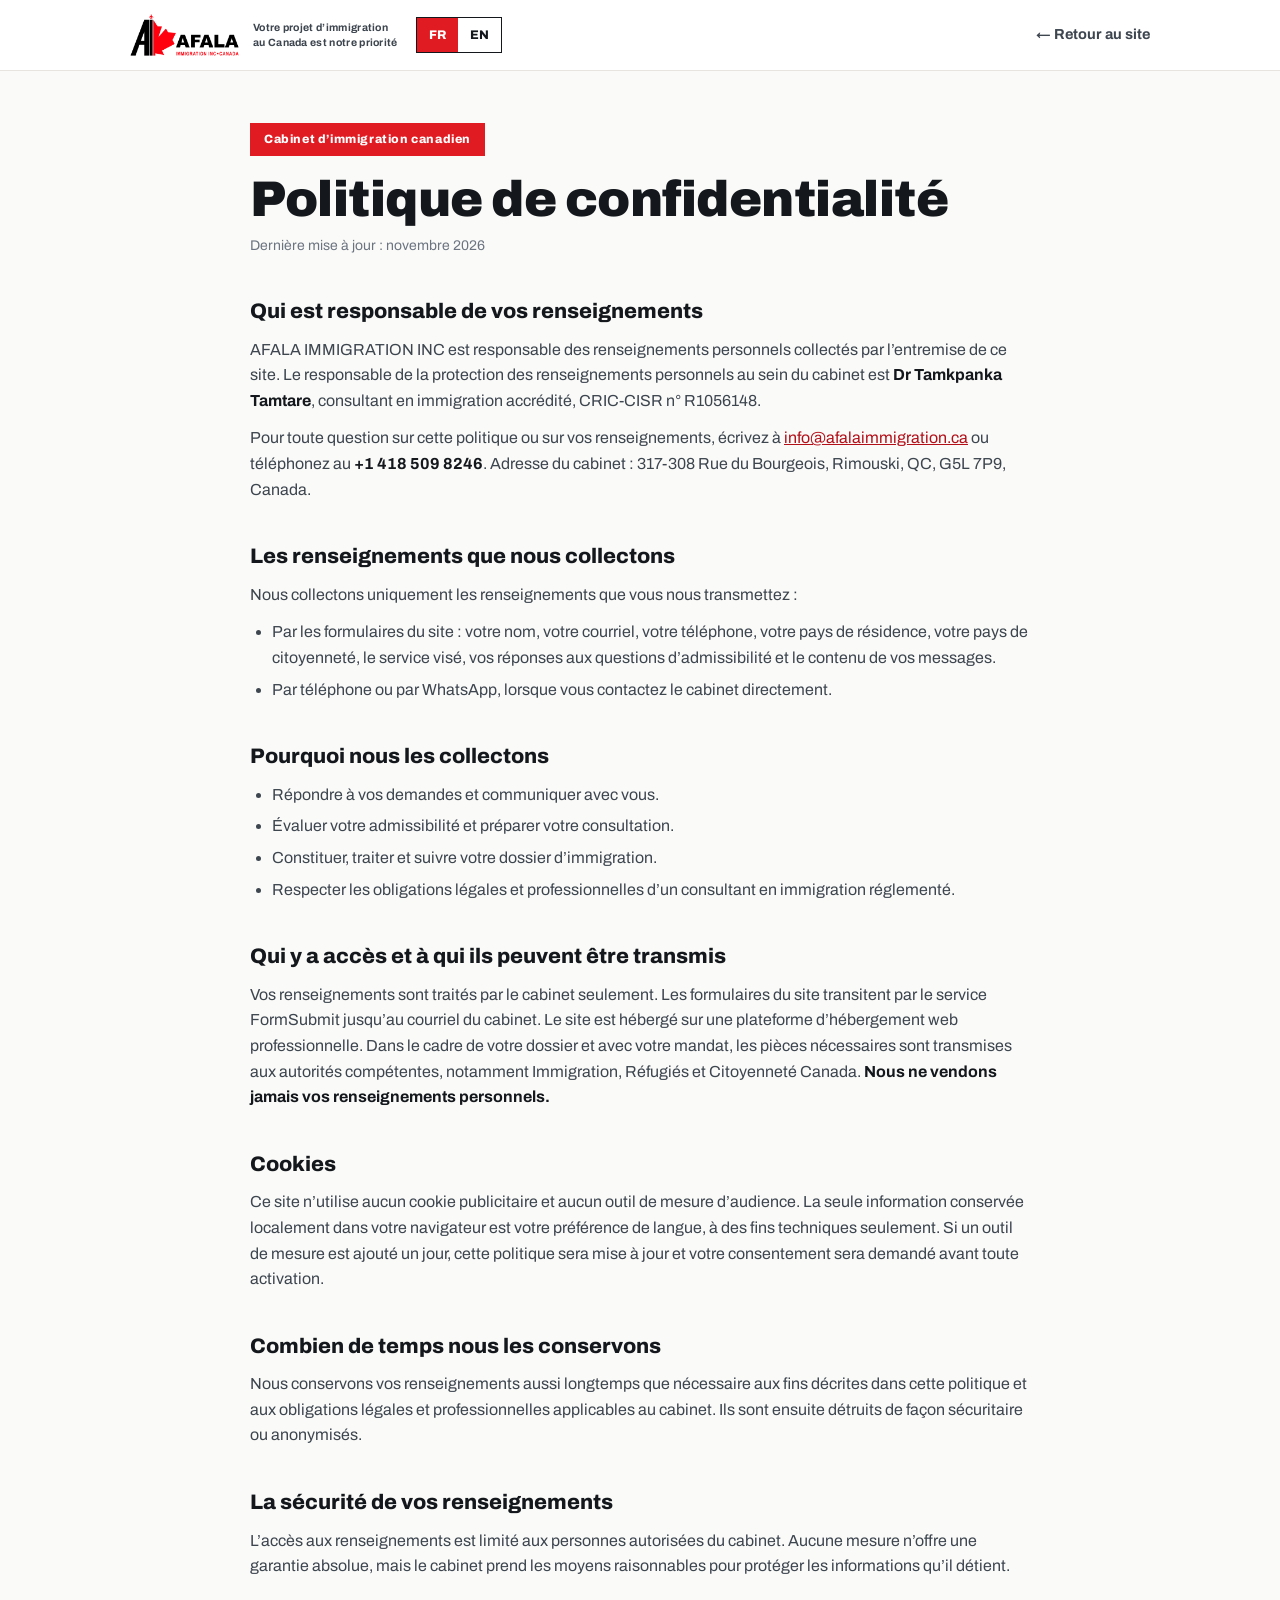
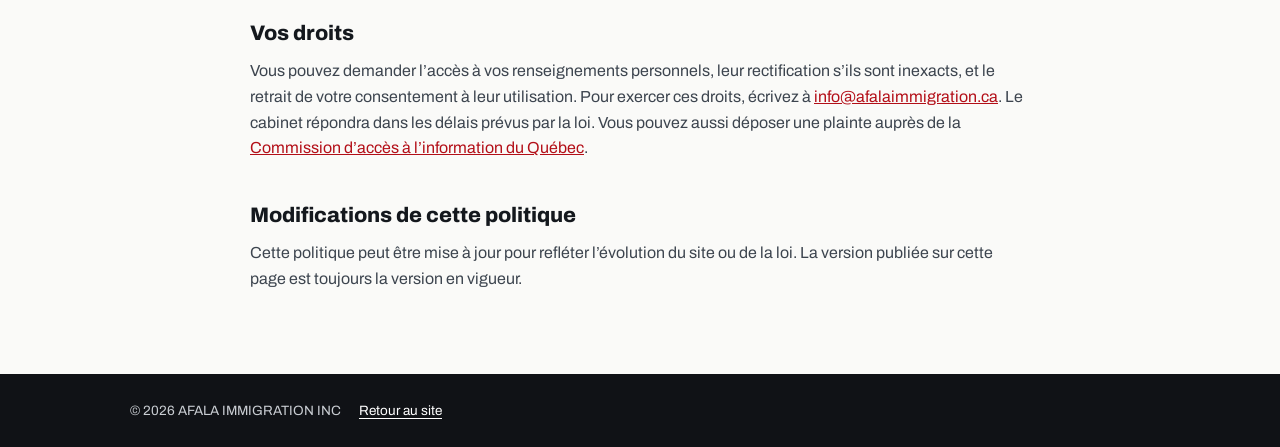
<file: politique-confidentialite.html>
<!doctype html>
<html lang="fr">
<head>
<meta charset="utf-8">
<meta name="viewport" content="width=device-width, initial-scale=1, viewport-fit=cover">
<meta name="color-scheme" content="light">
<title>Politique de confidentialité · AFALA IMMIGRATION INC</title>
<meta name="description" content="Politique de confidentialité du cabinet AFALA IMMIGRATION INC : renseignements collectés, utilisation, cookies, conservation et vos droits.">
<link rel="preconnect" href="https://fonts.googleapis.com">
<link rel="preconnect" href="https://fonts.gstatic.com" crossorigin>
<link href="https://fonts.googleapis.com/css2?family=Archivo:ital,wght@0,400;0,500;0,600;0,700;0,800;0,900;1,700&family=Archivo+Narrow:wght@600;700&display=swap" rel="stylesheet">
<link rel="icon" type="image/png" sizes="48x48" href="afala-images-23/IMG_8660.png">
<link rel="icon" type="image/png" sizes="96x96" href="afala-images-23/IMG_8662.png">
<link rel="icon" type="image/png" sizes="144x144" href="afala-images-23/IMG_8663.png">
<link rel="icon" type="image/png" sizes="192x192" href="afala-images-23/IMG_8664.png">
<link rel="apple-touch-icon" sizes="180x180" href="afala-images-23/icone-apple-180.png">
<style>
:root{--red:#E11B22;--red-dark:#B30F18;--ink:#14181D;--ink-2:#3D454F;--muted:#6B7480;--paper:#FAFAF8;--line:#E7E4DF}
*{box-sizing:border-box}
body{margin:0;font-family:"Archivo",system-ui,sans-serif;color:var(--ink);background:var(--paper);line-height:1.6;-webkit-font-smoothing:antialiased}
a{color:var(--red-dark)}
header.site{background:#fff;border-bottom:1px solid var(--line);position:sticky;top:0;z-index:10}
.head-in{max-width:1060px;margin:0 auto;padding:14px 20px;display:flex;align-items:center;gap:18px}
.wordmark{display:flex;align-items:center;gap:14px;text-decoration:none;color:var(--ink)}
.brand-logo{height:42px;width:auto;display:block}
.brand-slogan{font-size:10.5px;letter-spacing:.03em;color:var(--ink-2);font-weight:700;line-height:1.45}
.back-link{margin-left:auto;font-weight:700;font-size:14.5px;color:var(--ink-2);text-decoration:none;white-space:nowrap}
.back-link:hover{color:var(--red)}
.lang-switch{display:flex;border:1.5px solid var(--ink)}
.lang-switch button{border:0;background:#fff;color:var(--ink);font:inherit;font-weight:800;font-size:12.5px;padding:7px 12px;cursor:pointer}
.lang-switch button.active{background:var(--red);color:#fff}
main{max-width:820px;margin:0 auto;padding:52px 20px 70px}
.kicker{display:inline-block;background:var(--red);color:#fff;font-weight:800;font-size:12px;letter-spacing:.05em;padding:7px 14px}
h1{font-size:clamp(32px,5.4vw,50px);line-height:1.05;font-weight:900;margin:18px 0 8px;letter-spacing:-.01em}
.updated{color:var(--muted);font-size:14px;margin:0 0 10px}
h2{font-size:21px;font-weight:800;margin:38px 0 8px}
p, li{font-size:16px;color:var(--ink-2)}
p{margin:0 0 12px}
ul{margin:0 0 12px;padding-left:22px}
li{margin-bottom:6px}
strong{color:var(--ink)}
.lang-block[hidden]{display:none}
footer{background:#101216;color:#C9CDD2}
.foot-in{max-width:1060px;margin:0 auto;padding:26px 20px;display:flex;flex-wrap:wrap;gap:8px 18px;align-items:center;font-size:13.5px}
.foot-in a{color:#fff;text-decoration:underline;text-underline-offset:3px}
@media(max-width:560px){.brand-slogan{display:none}.brand-logo{height:34px}.back-link{font-size:13.5px}}
</style>
</head>
<body>
<header class="site">
  <div class="head-in">
    <a class="wordmark" href="index.html" aria-label="AFALA IMMIGRATION INC">
      <img class="brand-logo" src="afala-images-23/logo-complet.png" alt="AFALA IMMIGRATION INC">
      <span class="brand-slogan">Votre projet d’immigration<br>au Canada est notre priorité</span>
    </a>
    <div class="lang-switch" role="group" aria-label="Langue / Language">
      <button type="button" id="btnFr" class="active">FR</button>
      <button type="button" id="btnEn">EN</button>
    </div>
    <a class="back-link" href="index.html"><span class="txt-fr">← Retour au site</span><span class="txt-en" hidden>← Back to the site</span></a>
  </div>
</header>
<main>
  <div class="lang-block" id="blockFr">
    <span class="kicker">Cabinet d’immigration canadien</span>
    <h1>Politique de confidentialité</h1>
    <p class="updated">Dernière mise à jour : novembre 2026</p>

    <h2>Qui est responsable de vos renseignements</h2>
    <p>AFALA IMMIGRATION INC est responsable des renseignements personnels collectés par l’entremise de ce site. Le responsable de la protection des renseignements personnels au sein du cabinet est <strong>Dr Tamkpanka Tamtare</strong>, consultant en immigration accrédité, CRIC-CISR n° R1056148.</p>
    <p>Pour toute question sur cette politique ou sur vos renseignements, écrivez à <a href="mailto:info@afalaimmigration.ca">info@afalaimmigration.ca</a> ou téléphonez au <strong>+1 418 509 8246</strong>. Adresse du cabinet : 317-308 Rue du Bourgeois, Rimouski, QC, G5L 7P9, Canada.</p>

    <h2>Les renseignements que nous collectons</h2>
    <p>Nous collectons uniquement les renseignements que vous nous transmettez :</p>
    <ul>
      <li>Par les formulaires du site : votre nom, votre courriel, votre téléphone, votre pays de résidence, votre pays de citoyenneté, le service visé, vos réponses aux questions d’admissibilité et le contenu de vos messages.</li>
      <li>Par téléphone ou par WhatsApp, lorsque vous contactez le cabinet directement.</li>
    </ul>

    <h2>Pourquoi nous les collectons</h2>
    <ul>
      <li>Répondre à vos demandes et communiquer avec vous.</li>
      <li>Évaluer votre admissibilité et préparer votre consultation.</li>
      <li>Constituer, traiter et suivre votre dossier d’immigration.</li>
      <li>Respecter les obligations légales et professionnelles d’un consultant en immigration réglementé.</li>
    </ul>

    <h2>Qui y a accès et à qui ils peuvent être transmis</h2>
    <p>Vos renseignements sont traités par le cabinet seulement. Les formulaires du site transitent par le service FormSubmit jusqu’au courriel du cabinet. Le site est hébergé sur une plateforme d’hébergement web professionnelle. Dans le cadre de votre dossier et avec votre mandat, les pièces nécessaires sont transmises aux autorités compétentes, notamment Immigration, Réfugiés et Citoyenneté Canada. <strong>Nous ne vendons jamais vos renseignements personnels.</strong></p>

    <h2>Cookies</h2>
    <p>Ce site n’utilise aucun cookie publicitaire et aucun outil de mesure d’audience. La seule information conservée localement dans votre navigateur est votre préférence de langue, à des fins techniques seulement. Si un outil de mesure est ajouté un jour, cette politique sera mise à jour et votre consentement sera demandé avant toute activation.</p>

    <h2>Combien de temps nous les conservons</h2>
    <p>Nous conservons vos renseignements aussi longtemps que nécessaire aux fins décrites dans cette politique et aux obligations légales et professionnelles applicables au cabinet. Ils sont ensuite détruits de façon sécuritaire ou anonymisés.</p>

    <h2>La sécurité de vos renseignements</h2>
    <p>L’accès aux renseignements est limité aux personnes autorisées du cabinet. Aucune mesure n’offre une garantie absolue, mais le cabinet prend les moyens raisonnables pour protéger les informations qu’il détient.</p>

    <h2>Vos droits</h2>
    <p>Vous pouvez demander l’accès à vos renseignements personnels, leur rectification s’ils sont inexacts, et le retrait de votre consentement à leur utilisation. Pour exercer ces droits, écrivez à <a href="mailto:info@afalaimmigration.ca">info@afalaimmigration.ca</a>. Le cabinet répondra dans les délais prévus par la loi. Vous pouvez aussi déposer une plainte auprès de la <a href="https://www.cai.gouv.qc.ca" target="_blank" rel="noopener">Commission d’accès à l’information du Québec</a>.</p>

    <h2>Modifications de cette politique</h2>
    <p>Cette politique peut être mise à jour pour refléter l’évolution du site ou de la loi. La version publiée sur cette page est toujours la version en vigueur.</p>
  </div>

  <div class="lang-block" id="blockEn" hidden>
    <span class="kicker">Canadian immigration firm</span>
    <h1>Privacy Policy</h1>
    <p class="updated">Last updated: November 2026</p>

    <h2>Who is responsible for your information</h2>
    <p>AFALA IMMIGRATION INC is responsible for the personal information collected through this website. The person in charge of the protection of personal information at the firm is <strong>Dr Tamkpanka Tamtare</strong>, licensed immigration consultant, RCIC-IRB No. R1056148.</p>
    <p>For any question about this policy or your information, write to <a href="mailto:info@afalaimmigration.ca">info@afalaimmigration.ca</a> or call <strong>+1 418 509 8246</strong>. Firm address: 317-308 Rue du Bourgeois, Rimouski, QC, G5L 7P9, Canada.</p>

    <h2>The information we collect</h2>
    <p>We only collect the information you send us:</p>
    <ul>
      <li>Through the website forms: your name, email, phone number, country of residence, country of citizenship, the service you are seeking, your answers to the eligibility questions and the content of your messages.</li>
      <li>By phone or WhatsApp, when you contact the firm directly.</li>
    </ul>

    <h2>Why we collect it</h2>
    <ul>
      <li>To answer your requests and communicate with you.</li>
      <li>To assess your eligibility and prepare your consultation.</li>
      <li>To build, process and track your immigration file.</li>
      <li>To meet the legal and professional obligations of a regulated immigration consultant.</li>
    </ul>

    <h2>Who can access it and who it may be shared with</h2>
    <p>Your information is handled by the firm only. Website forms travel through the FormSubmit service to the firm’s email inbox. The website is hosted on a professional web hosting platform. As part of your file and under your retainer, the required documents are submitted to the competent authorities, including Immigration, Refugees and Citizenship Canada. <strong>We never sell your personal information.</strong></p>

    <h2>Cookies</h2>
    <p>This website uses no advertising cookies and no audience measurement tool. The only information stored locally in your browser is your language preference, for technical purposes only. If a measurement tool is ever added, this policy will be updated and your consent will be requested before any activation.</p>

    <h2>How long we keep it</h2>
    <p>We keep your information as long as needed for the purposes described in this policy and for the legal and professional obligations that apply to the firm. It is then securely destroyed or anonymized.</p>

    <h2>How we protect your information</h2>
    <p>Access to information is limited to authorized members of the firm. No measure offers an absolute guarantee, but the firm takes reasonable steps to protect the information it holds.</p>

    <h2>Your rights</h2>
    <p>You may request access to your personal information, have it corrected if it is inaccurate, and withdraw your consent to its use. To exercise these rights, write to <a href="mailto:info@afalaimmigration.ca">info@afalaimmigration.ca</a>. The firm will respond within the time limits set by law. You may also file a complaint with the <a href="https://www.cai.gouv.qc.ca" target="_blank" rel="noopener">Commission d’accès à l’information du Québec</a>.</p>

    <h2>Changes to this policy</h2>
    <p>This policy may be updated to reflect changes to the website or the law. The version published on this page is always the version in effect.</p>
  </div>
</main>
<footer>
  <div class="foot-in">
    <span>© 2026 AFALA IMMIGRATION INC</span>
    <a href="index.html"><span class="txt-fr">Retour au site</span><span class="txt-en" hidden>Back to the site</span></a>
  </div>
</footer>
<script>
(function(){
  var KEY = 'afala-lang';
  var fr = document.getElementById('blockFr'), en = document.getElementById('blockEn');
  var bFr = document.getElementById('btnFr'), bEn = document.getElementById('btnEn');
  function set(lang){
    var isEn = lang === 'en';
    fr.hidden = isEn; en.hidden = !isEn;
    bFr.classList.toggle('active', !isEn); bEn.classList.toggle('active', isEn);
    document.querySelectorAll('.txt-fr').forEach(function(e){ e.hidden = isEn; });
    document.querySelectorAll('.txt-en').forEach(function(e){ e.hidden = !isEn; });
    document.documentElement.lang = isEn ? 'en' : 'fr';
    try { localStorage.setItem(KEY, lang); } catch(e){}
  }
  var initial = 'fr';
  try { initial = localStorage.getItem(KEY) || 'fr'; } catch(e){}
  if(location.hash === '#en') initial = 'en';
  if(location.hash === '#fr') initial = 'fr';
  set(initial);
  bFr.addEventListener('click', function(){ set('fr'); });
  bEn.addEventListener('click', function(){ set('en'); });
})();
</script>
</body>
</html>
</file>
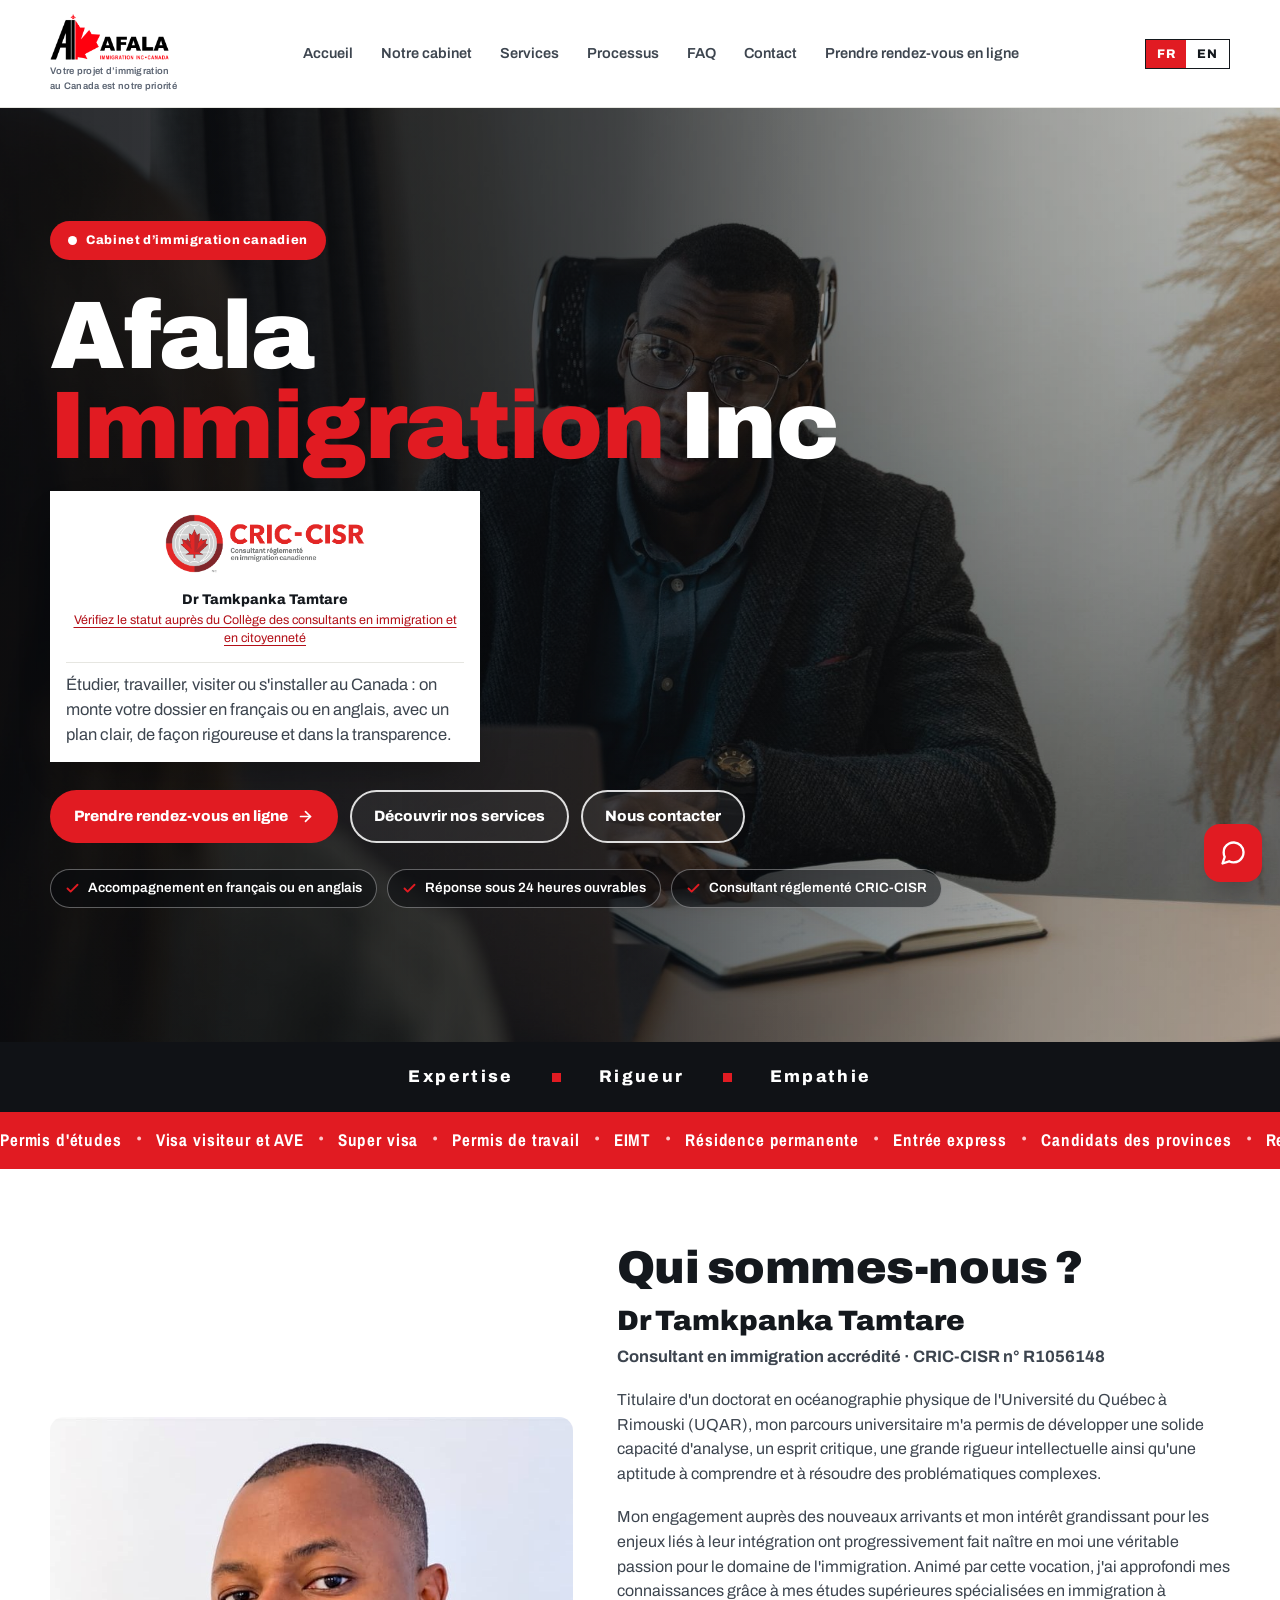
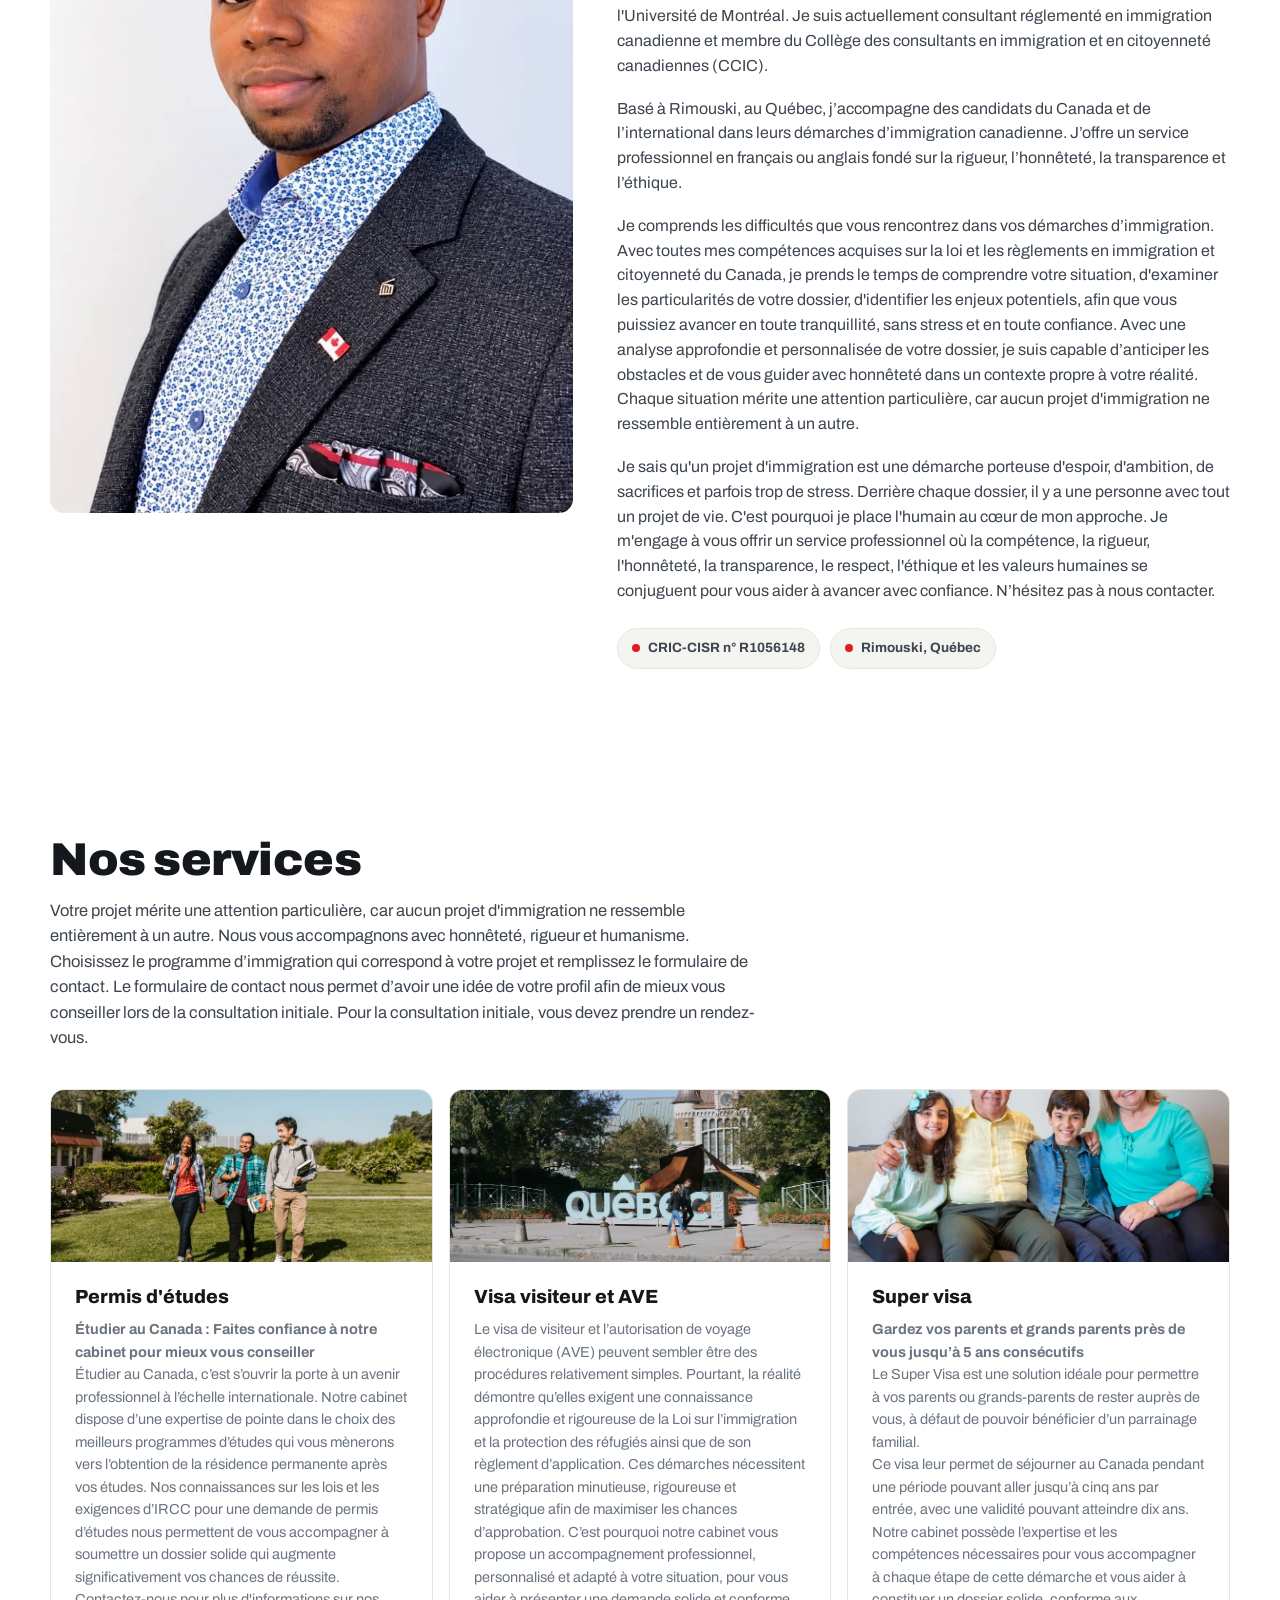
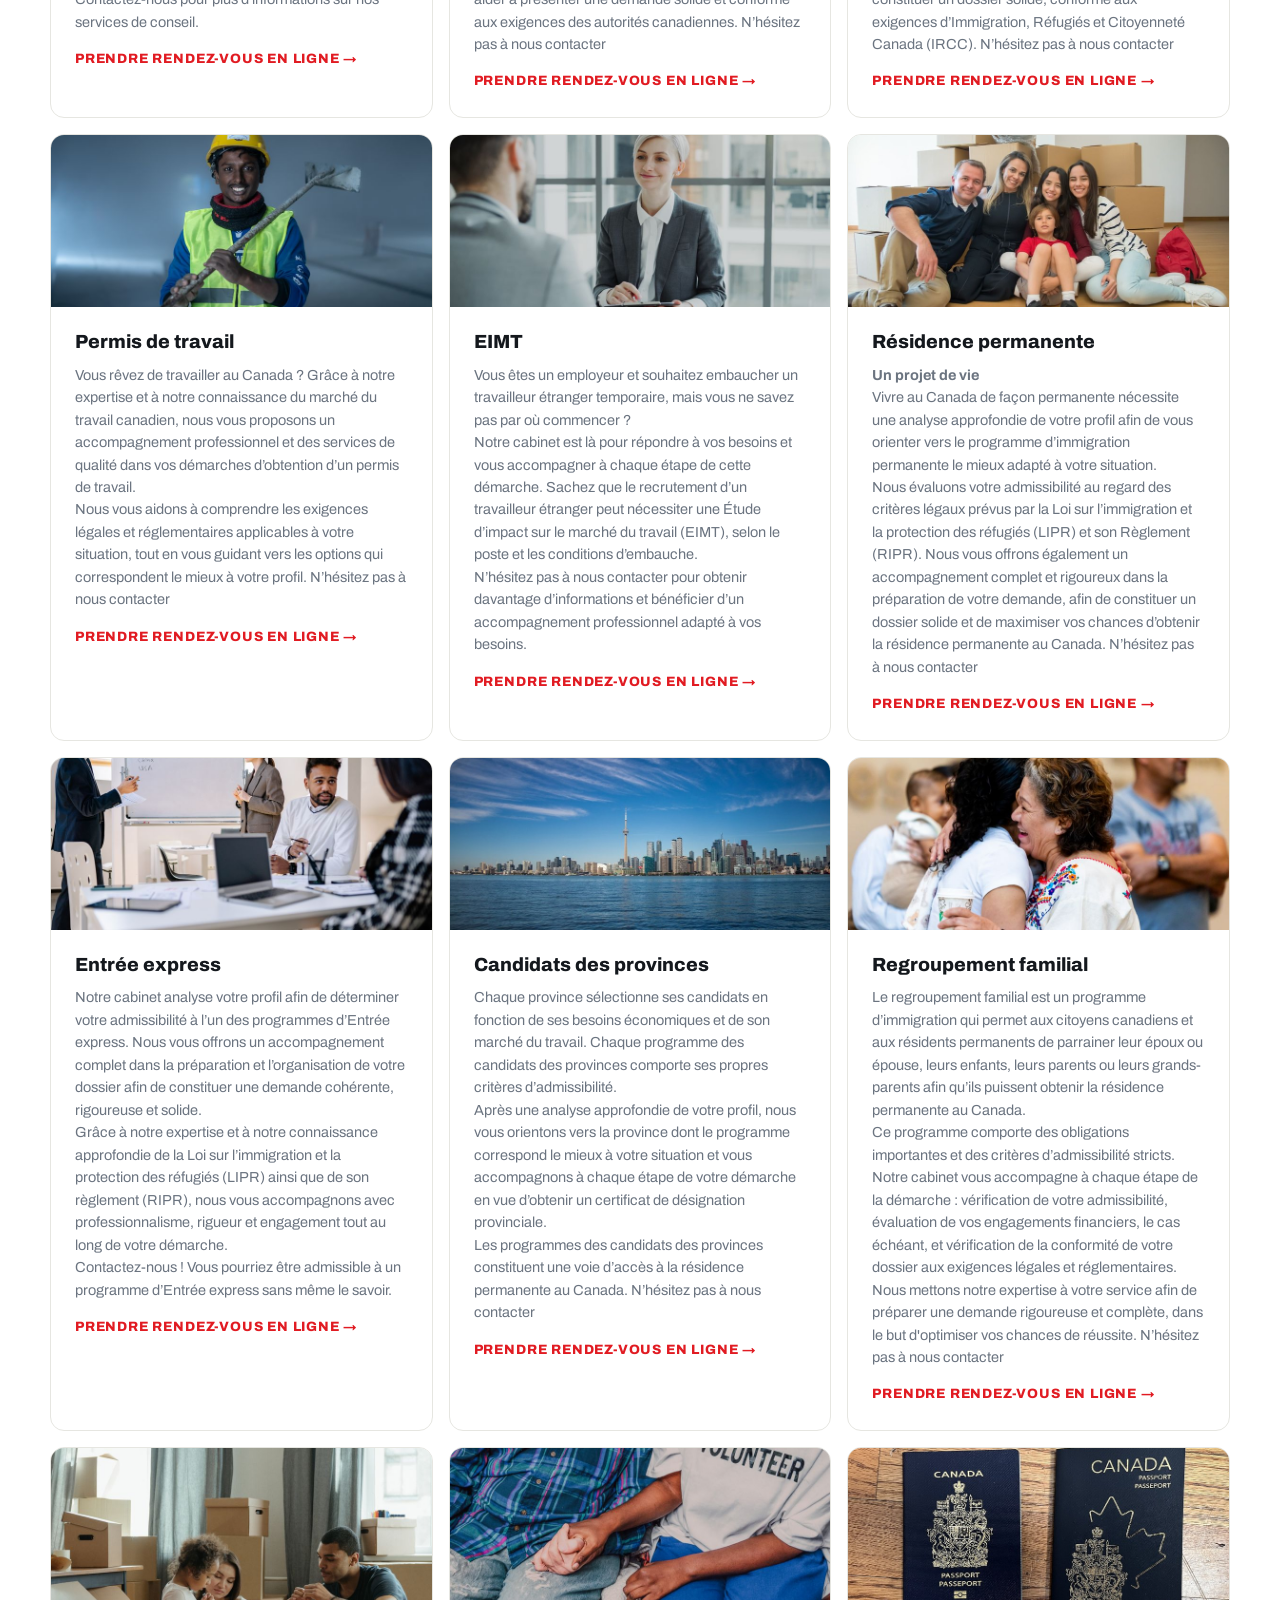
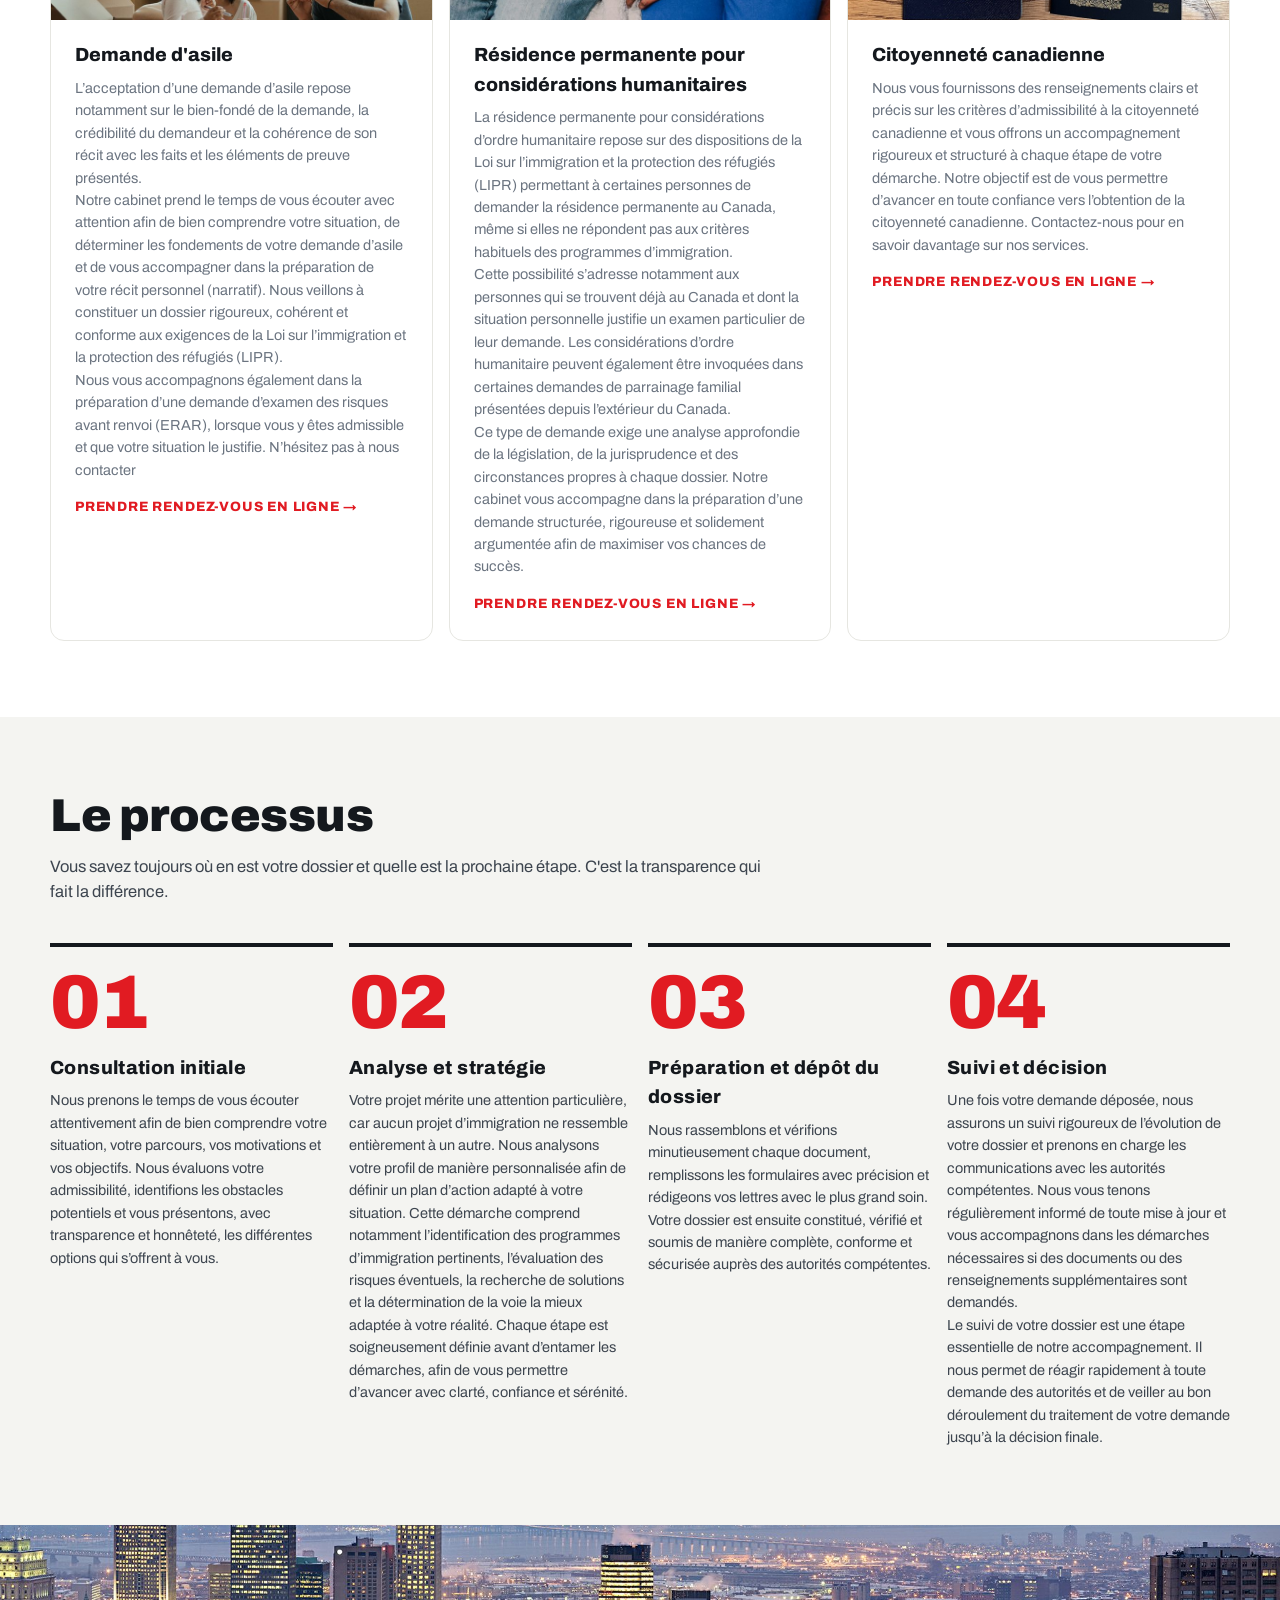
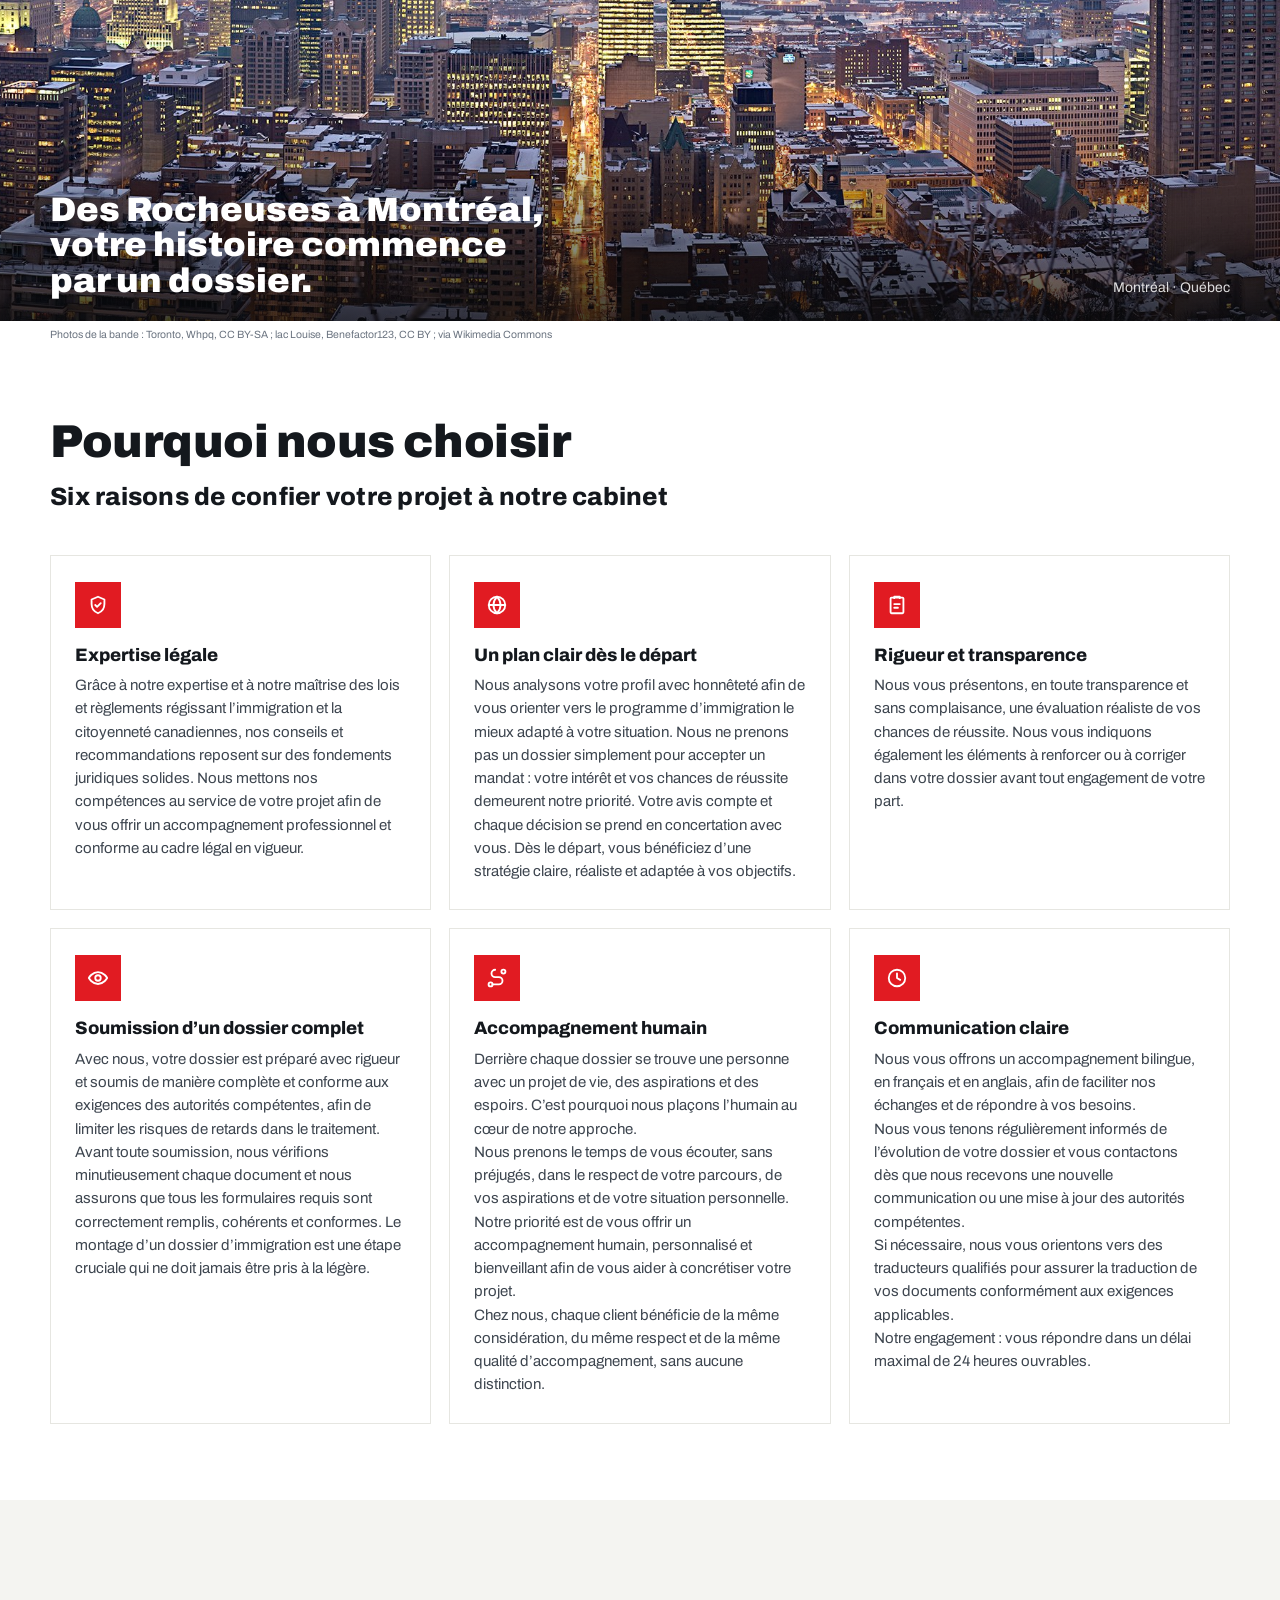
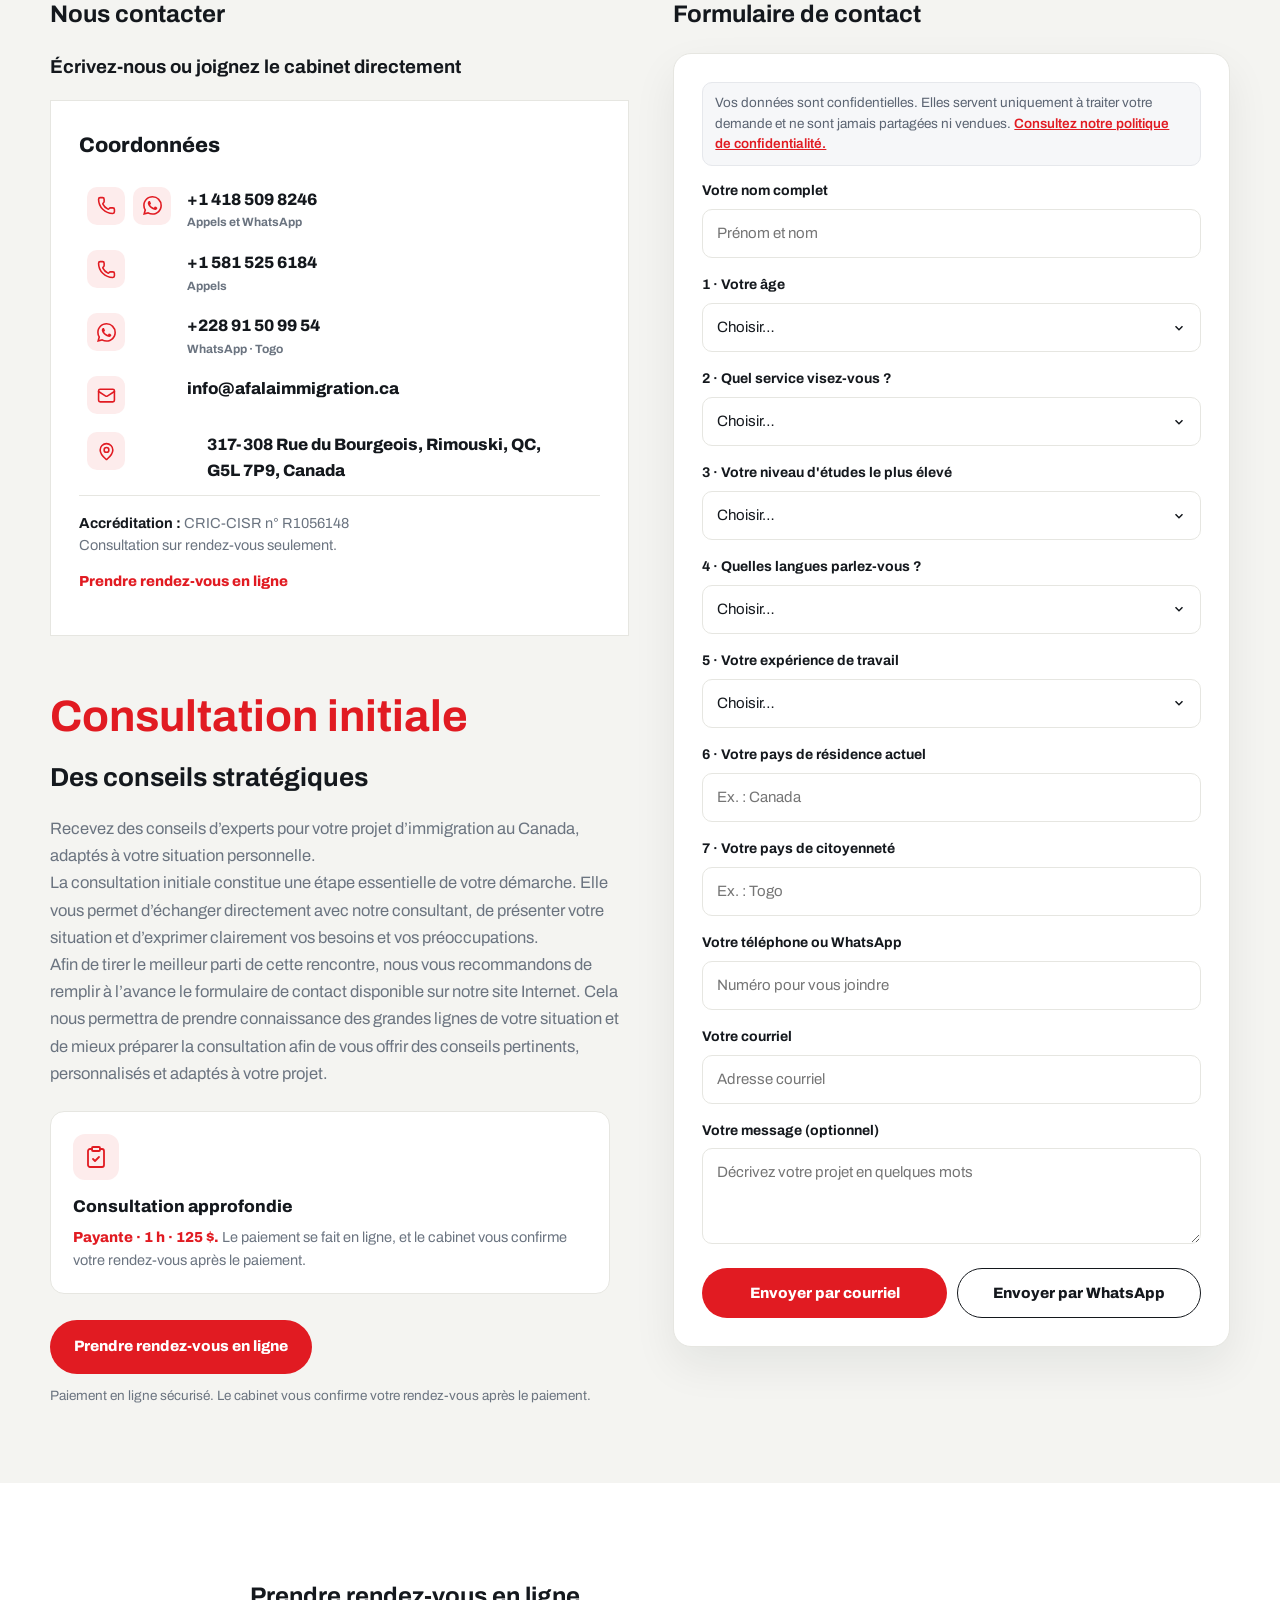
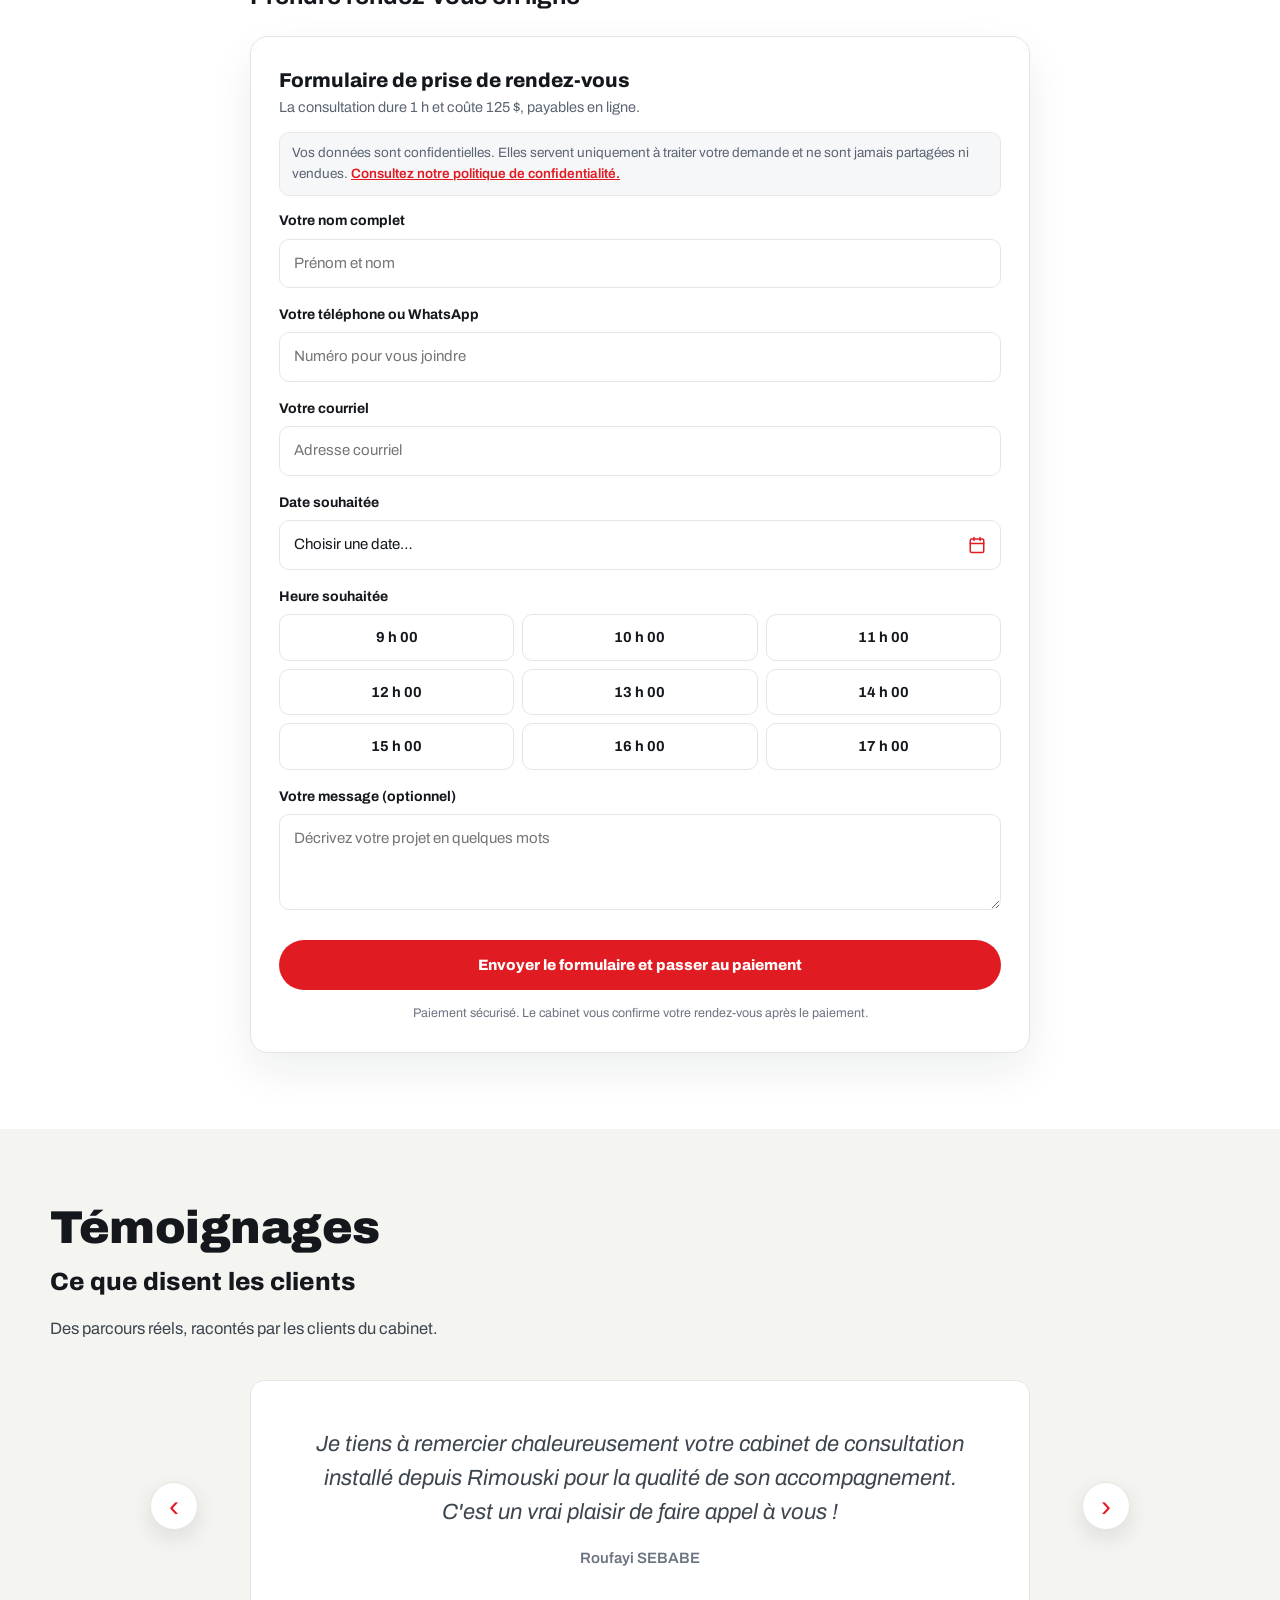
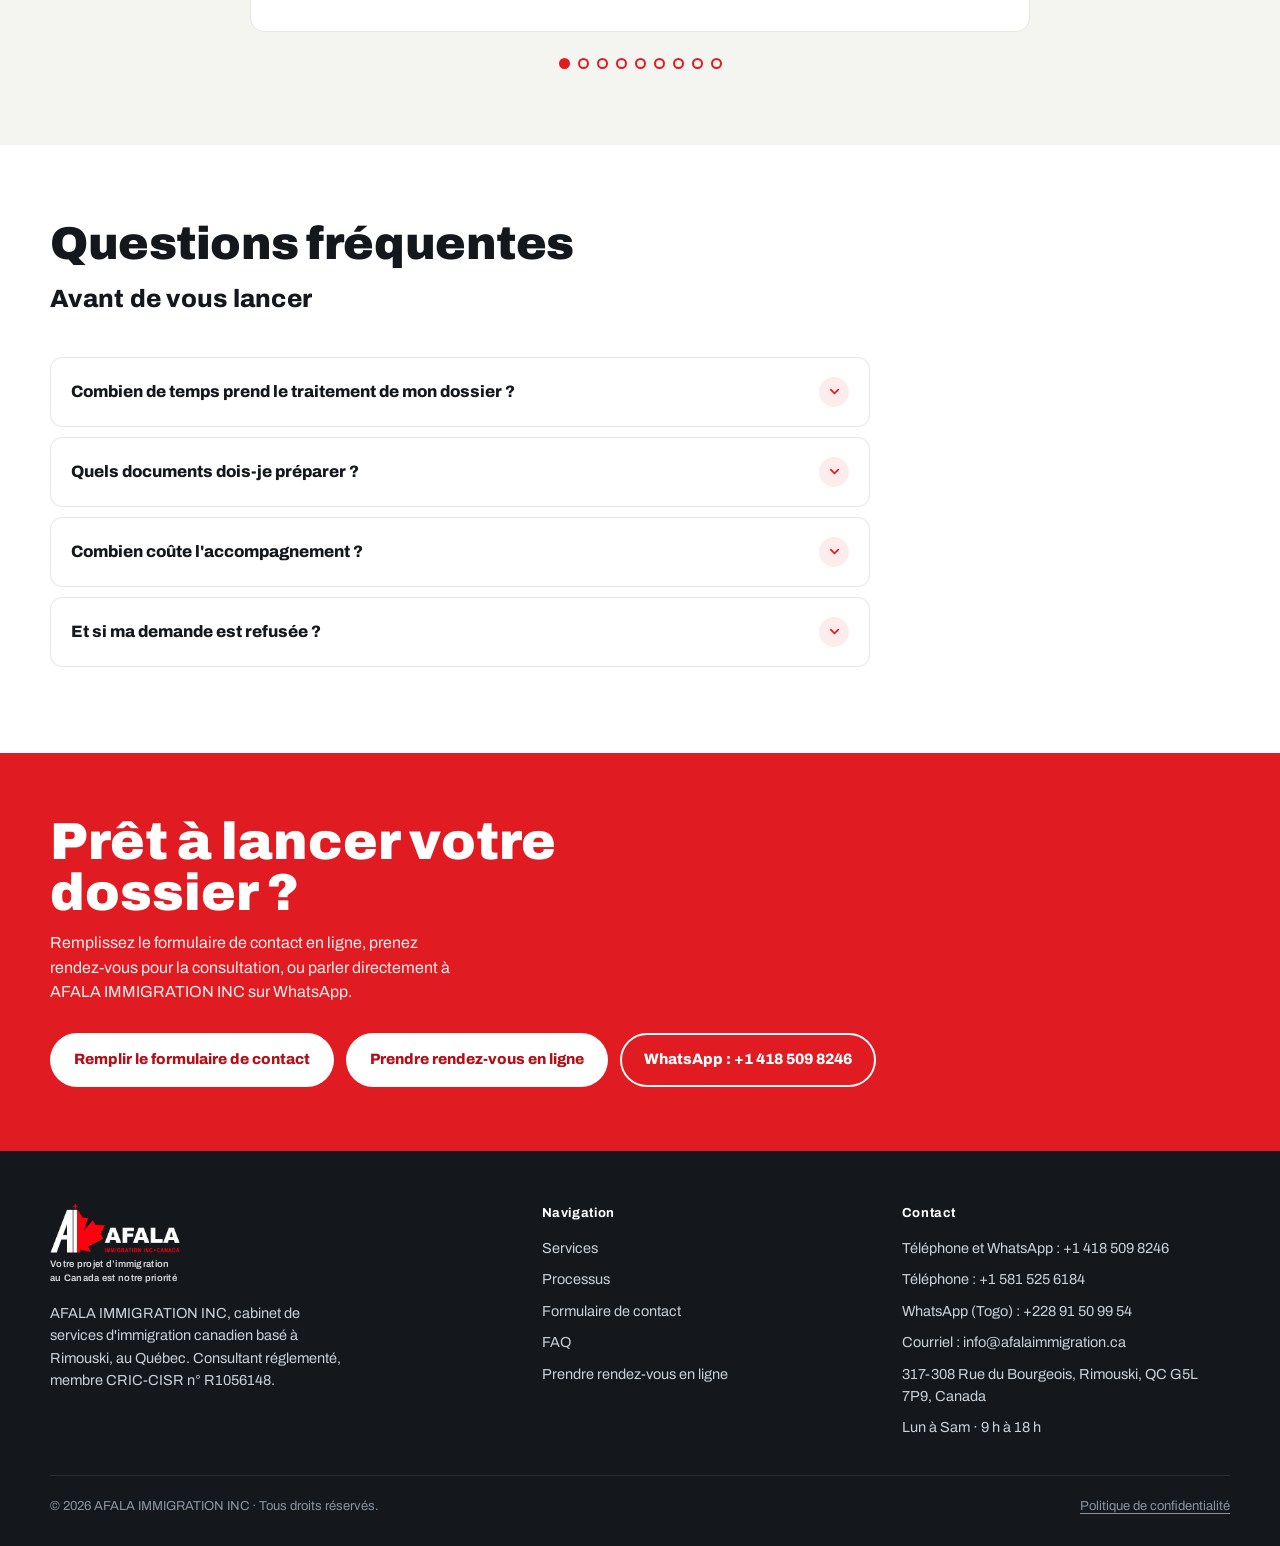
<file: suivi.html>
<!doctype html>
<html lang="fr">
<head>
<meta charset="utf-8">
<meta name="viewport" content="width=device-width, initial-scale=1">
<meta name="robots" content="noindex">
<title>AFALA IMMIGRATION INC</title>
<meta http-equiv="refresh" content="0; url=index.html">
<script>window.location.replace('index.html');</script>
</head>
<body>
<p>Cette page n’est pas disponible pour le moment. <a href="index.html">Retour au site AFALA IMMIGRATION INC</a></p>
</body>
</html>
</file>
<file: style.css>
:root{
  --red:#E11B22; --red-dark:#B30F18; --red-soft:#FDECEC;
  --ink:#14181D; --ink-2:#3D454F; --muted:#6B7480;
  --paper:#FFFFFF; --gray:#F4F4F1; --gray-2:#ECECE8;
  --line:#E6E6E1; --wa:#22C15E; --wa-dark:#128C4B;
  --radius:14px;
}
*{box-sizing:border-box}
html{scroll-behavior:smooth}
body{margin:0;font-family:"Archivo",system-ui,sans-serif;color:var(--ink);background:var(--paper);line-height:1.55;-webkit-font-smoothing:antialiased}
img{max-width:100%;display:block}
a{color:inherit}
.wrap{width:min(1180px,100% - 40px);margin-inline:auto}
@media(max-width:560px){.wrap{width:calc(100% - 32px)}}


.preview-ribbon{background:var(--ink);color:#fff;font-size:12.5px;letter-spacing:.02em}
.preview-ribbon .wrap{display:flex;gap:10px;align-items:center;justify-content:space-between;padding-top:8px;padding-bottom:8px;flex-wrap:wrap}
.preview-ribbon b{color:#FF8A8E;font-weight:800;text-transform:uppercase;letter-spacing:.12em;font-size:11px}
.preview-ribbon span{opacity:.85}


header.site{position:sticky;top:0;z-index:50;background:rgba(255,255,255,.96);backdrop-filter:blur(10px);border-bottom:1px solid var(--line)}
.header-in{display:flex;align-items:center;justify-content:space-between;gap:16px;padding:14px 0}
.wordmark{display:flex;align-items:center;gap:11px;text-decoration:none}
.mark{width:38px;height:38px;background:var(--red);flex:none;display:grid;place-items:center;color:#fff;font-weight:900;font-size:19px;line-height:1}
.wordmark-text{line-height:1.05}
.wordmark-text strong{display:block;font-weight:900;letter-spacing:.04em;font-size:17px;text-transform:uppercase}
.wordmark-text small{display:block;font-size:10.5px;letter-spacing:.22em;text-transform:uppercase;color:var(--muted);font-weight:700;margin-top:2px}
nav.main{display:flex;gap:28px;align-items:center}
nav.main a{text-decoration:none;font-weight:600;font-size:14.5px;color:var(--ink-2)}
nav.main a:hover{color:var(--red)}
.btn{display:inline-flex;align-items:center;justify-content:center;gap:9px;font-weight:800;font-size:15px;text-decoration:none;border:2px solid transparent;padding:13px 22px;border-radius:999px;cursor:pointer;transition:.18s;font-family:inherit;text-align:center}
.btn-red{background:var(--red);color:#fff}
.btn-red:hover{background:var(--red-dark)}
.btn-outline{border-color:var(--ink);color:var(--ink);background:#fff}
.btn-outline:hover{border-color:var(--red);color:var(--red)}
.btn-white{background:#fff;color:var(--red-dark)}
.btn-white:hover{background:var(--red-soft)}
.btn-sm{padding:10px 18px;font-size:14px}
.btn-wa-outline{border-color:#BFE9CF;color:var(--ink);background:#fff}
.btn-wa-outline:hover{border-color:var(--wa-dark);color:var(--wa-dark)}
.burger{display:none;flex-direction:column;align-items:center;justify-content:center;gap:5px;width:44px;height:44px;background:#fff;border:1.5px solid var(--line);border-radius:12px;cursor:pointer;padding:0}
@media(max-width:860px){nav.main{display:none}.burger{display:inline-flex}}
.burger span{display:block;width:20px;height:2px;background:var(--ink);border-radius:2px;transition:.2s}
.burger.open span:nth-child(1){transform:translateY(7px) rotate(45deg)}
.burger.open span:nth-child(2){opacity:0}
.burger.open span:nth-child(3){transform:translateY(-7px) rotate(-45deg)}
.mobile-menu{display:none;border-top:1px solid var(--line);background:#fff}
.mobile-menu.open{display:block}
.mobile-menu a{display:block;padding:15px 0;font-weight:700;font-size:16px;color:var(--ink);text-decoration:none;border-bottom:1px solid var(--line)}
.mobile-menu a:last-child{border-bottom:none}
.mobile-menu a:active,.mobile-menu a:hover{color:var(--red)}
.btn{white-space:nowrap}
@media(max-width:560px){
  .header-in{gap:10px;padding:11px 0}
  .header-in .mark{width:34px;height:34px;font-size:17px}
  .header-in .wordmark{gap:9px}
  .header-in .wordmark-text strong{font-size:16px}
  .header-in .wordmark-text small{font-size:9.5px;letter-spacing:.15em}
  .header-in .btn-sm{padding:9px 14px;font-size:13.5px}
  .burger{width:40px;height:40px}
}


.hero{padding:52px 0 0;overflow:hidden}
.eyebrow{display:inline-flex;align-items:center;gap:10px;font-size:12.5px;font-weight:800;letter-spacing:.18em;text-transform:uppercase;color:var(--red)}
.hero h1{font-size:clamp(44px,8.2vw,96px);line-height:.94;font-weight:900;text-transform:none;letter-spacing:-.015em;margin:18px 0 0;max-width:11ch}
.hero h1 .red{color:var(--red)}
.hero h1 .stroke{color:transparent;-webkit-text-stroke:2.5px var(--ink)}
.hero-sub{font-size:clamp(16.5px,2vw,19.5px);color:var(--ink-2);max-width:56ch;margin:22px 0 0}
.hero-ctas{display:flex;gap:12px;flex-wrap:wrap;margin-top:28px}
.trust{display:flex;gap:10px;flex-wrap:wrap;margin-top:26px;padding:0;list-style:none}
.trust li{display:inline-flex;align-items:center;gap:8px;background:var(--gray);border:1px solid var(--line);padding:8px 14px;border-radius:999px;font-size:13.5px;font-weight:600;color:var(--ink-2)}
.trust li svg{flex:none}
.hero-photo{margin-top:44px;position:relative;height:clamp(300px,52vh,540px);overflow:hidden;background:var(--gray-2)}
.hero-slides{position:absolute;inset:0}
.hero-slide{position:absolute;inset:0;opacity:0;transition:opacity 1.2s ease;pointer-events:none}
.hero-slide.active{opacity:1;pointer-events:auto}
.hero-slide img{width:100%;height:100%;object-fit:cover;object-position:center}
.hero-slide.active img{animation:kenburns 6.4s ease-out forwards}
@keyframes kenburns{from{transform:scale(1)}to{transform:scale(1.07)}}
.hero-photo figcaption{position:absolute;left:16px;bottom:16px;z-index:3;background:#fff;padding:12px 16px;border-radius:10px;box-shadow:0 12px 32px rgba(20,24,29,.22);max-width:min(420px,calc(100% - 32px))}
.hero-photo figcaption b{display:block;font-size:14px}
.hero-photo figcaption span{font-size:13px;color:var(--muted)}
.hero-badge{position:absolute;top:16px;right:16px;z-index:3;background:var(--red);color:#fff;font-weight:900;text-transform:uppercase;letter-spacing:.08em;font-size:12px;padding:9px 14px;border-radius:8px}
.hero-dots{position:absolute;right:16px;bottom:16px;z-index:3;display:flex;gap:6px}
.hero-dots button{width:28px;height:5px;border:0;border-radius:99px;background:rgba(255,255,255,.55);box-shadow:0 1px 6px rgba(20,24,29,.35);padding:0;cursor:pointer;transition:background .3s}
.hero-dots button.active{background:var(--red)}
.hero-dots button:focus-visible{outline:2px solid #fff;outline-offset:2px}
@media(max-width:560px){.hero{padding-top:36px}.hero-photo figcaption{display:none}.hero-dots{left:16px;right:auto}}
@media(prefers-reduced-motion:reduce){.hero-slide{transition:none}.hero-slide.active img{animation:none}.marquee-track{animation:none}}


.marquee{background:var(--red);color:#fff;overflow:hidden;padding:15px 0;margin-top:0}
.marquee-track{display:flex;gap:0;width:max-content;will-change:transform;animation:marquee-scroll 76s linear infinite}
@keyframes marquee-scroll{from{transform:translate3d(0,0,0)}to{transform:translate3d(-50%,0,0)}}
.marquee span{font-family:"Archivo Narrow",sans-serif;font-weight:700;text-transform:uppercase;letter-spacing:.14em;font-size:17px;white-space:nowrap;padding-right:14px}
.marquee i{font-style:normal;color:#FFC9CB;padding-right:14px}
@media(prefers-reduced-motion:reduce){html{scroll-behavior:auto}}


section{padding:76px 0}
.section-gray{background:var(--gray)}
.sec-head{max-width:720px;margin-bottom:38px}
.sec-kicker{font-size:12.5px;font-weight:800;letter-spacing:.18em;text-transform:uppercase;color:var(--red);margin:0 0 10px}
.sec-head h2{font-size:clamp(30px,4.6vw,46px);line-height:1.02;font-weight:900;text-transform:none;letter-spacing:-.01em;margin:0}
.sec-head h3.sec-sub,.test-side h3.sec-sub{font-size:clamp(19px,2.4vw,25px);font-weight:800;text-transform:uppercase;letter-spacing:.01em;margin:12px 0 0;color:var(--ink)}
.sec-head p{color:var(--ink-2);font-size:16.5px;margin:14px 0 0}


.services{display:grid;grid-template-columns:repeat(3,1fr);gap:16px}
@media(max-width:900px){.services{grid-template-columns:repeat(2,1fr)}}
@media(max-width:560px){.services{grid-template-columns:1fr}}
.svc{background:#fff;border:1px solid var(--line);border-radius:var(--radius);padding:26px 24px;text-decoration:none;display:block;transition:.18s}
.svc:hover{border-color:var(--red);transform:translateY(-3px);box-shadow:0 14px 30px rgba(20,24,29,.08)}
.svc .ic{width:52px;height:52px;border-radius:12px;background:var(--red-soft);display:grid;place-items:center;margin-bottom:18px}
.svc .ic img{width:27px;height:27px;display:block}
.wordmark img.brand-logo{height:clamp(34px,4.5vw,46px);width:auto;display:block}
footer .wordmark img.brand-logo{height:50px}
.svc h3{margin:0 0 7px;font-size:19px;font-weight:800}
.svc p{margin:0;color:var(--muted);font-size:14.5px}
.svc ul{margin:2px 0 0;padding:0;list-style:none;color:var(--muted);font-size:14.5px;display:grid;gap:5px}
.svc ul li{display:flex;gap:8px;align-items:baseline}
.svc ul li::before{content:"";width:7px;height:7px;background:var(--red);flex:none;transform:translateY(-1px)}
.svc .go{margin-top:16px;display:inline-flex;gap:7px;align-items:center;font-weight:800;font-size:13.5px;color:var(--red);text-transform:uppercase;letter-spacing:.06em}
.svc{padding:0 0 24px;overflow:hidden}
.svc img.photo{width:100%;height:172px;object-fit:cover;display:block}
.svc h3{margin:20px 24px 7px}
.svc p{margin-left:24px;margin-right:24px}
.svc ul{margin-left:24px;margin-right:24px}
.svc .go{margin-left:24px}



.about-layout{display:grid;grid-template-columns:.92fr 1.08fr;gap:44px;align-items:center}
@media(max-width:860px){.about-layout{grid-template-columns:1fr;gap:28px}}
.about-photo{border:2px dashed #D8A7A9;border-radius:var(--radius);background:var(--red-soft);aspect-ratio:4/4.4;display:grid;place-items:center;text-align:center;padding:28px;position:relative;overflow:hidden}
.about-photo::before{content:"";position:absolute;inset:14px;border:1px solid rgba(225,27,34,.18);border-radius:10px;pointer-events:none}
.about-photo-inner{position:relative;z-index:1;display:grid;justify-items:center;gap:14px;max-width:280px}
.about-photo .avatar{width:92px;height:92px;border-radius:50%;background:#fff;border:1.5px solid #F0C4C6;display:grid;place-items:center}
.about-photo .photo-label{font-weight:900;font-size:19px;line-height:1.15;text-transform:uppercase;letter-spacing:.02em;margin:0}
.about-photo .photo-note{margin:0;color:var(--muted);font-size:14px}
.about-photo.has-img{padding:0;border:none;background:none}
.about-photo.has-img::before{display:none}
.about-photo.has-img img{width:100%;height:100%;object-fit:cover;object-position:center 20%;display:block}.about-photo.has-img{overflow:visible;box-shadow:0 26px 44px -20px rgba(16,18,22,.38)}.about-photo.has-img img{border-radius:var(--radius)}.about-photo.has-img::before{display:block;content:"";position:absolute;inset:0;border-radius:var(--radius);box-shadow:inset 0 -85px 60px -35px rgba(16,18,22,.48),inset 0 18px 28px -16px rgba(16,18,22,.26),inset 0 0 65px rgba(16,18,22,.12);z-index:1;pointer-events:none}.about-photo.has-img::after{content:"";position:absolute;inset:0;border:2px solid var(--red);border-radius:46px;transform:translate(12px,12px);z-index:2;pointer-events:none}@media(max-width:560px){.about-photo.has-img::after{border-radius:34px;transform:translate(8px,8px)}}
.about-photo .photo-tag{display:inline-block;background:var(--ink);color:#fff;font-size:11px;font-weight:800;letter-spacing:.12em;text-transform:uppercase;padding:5px 10px;border-radius:999px}
.about-copy h2{font-size:clamp(30px,4.6vw,46px);line-height:1.02;font-weight:900;text-transform:none;letter-spacing:-.01em;margin:0 0 14px}
.about-name{font-size:clamp(22px,3vw,28px);font-weight:900;line-height:1.1;margin:0}
.about-name .placeholder{color:var(--red)}
.about-role{margin:8px 0 0;font-weight:700;font-size:16.5px;color:var(--ink-2)}
.about-role .placeholder{color:var(--muted);font-weight:600}
.about-copy .about-text{color:var(--ink-2);font-size:16px;margin:18px 0 0}
.about-copy .about-text .placeholder{color:var(--muted)}
.about-chips{display:flex;gap:10px;flex-wrap:wrap;margin-top:24px;padding:0;list-style:none}
.about-chips li{display:inline-flex;align-items:center;gap:8px;background:var(--gray);border:1px solid var(--line);padding:9px 14px;border-radius:999px;font-size:13.5px;font-weight:700;color:var(--ink-2)}
.about-chips li::before{content:"";width:8px;height:8px;border-radius:50%;background:var(--red);flex:none}


.processus{display:grid;grid-template-columns:repeat(4,1fr);gap:16px}
@media(max-width:900px){.processus{grid-template-columns:repeat(2,1fr)}}
@media(max-width:520px){.processus{grid-template-columns:1fr}}
.step{border-top:4px solid var(--ink);padding-top:18px}
.step .num{font-size:clamp(56px,6vw,76px);font-weight:900;line-height:1;color:var(--red);letter-spacing:-.03em}
.step h3{margin:12px 0 7px;font-size:19px;font-weight:800;text-transform:uppercase;letter-spacing:.02em}
.step p{margin:0;color:var(--ink-2);font-size:14.5px}


/* banniere villes */
.photobreak{padding:0}
.photobreak figure{margin:0;position:relative;height:clamp(260px,44vh,440px);overflow:hidden;background:var(--gray-2)}
.pb-slides{position:absolute;inset:0}
.pb-slide{position:absolute;inset:0;opacity:0;transition:opacity 1.4s ease}
.pb-slide.active{opacity:1}
.pb-slide img{width:100%;height:100%;object-fit:cover}
.pb-slide.active img{animation:kenburns 8.5s ease-out forwards}
.photobreak figcaption{position:absolute;inset:auto 0 0 0;z-index:2;background:linear-gradient(transparent,rgba(10,12,15,.78));color:#fff;padding:64px 0 22px}
@media(prefers-reduced-motion:reduce){.pb-slide{transition:none}.pb-slide.active img{animation:none}}
.photobreak figcaption .wrap{display:flex;justify-content:space-between;gap:20px;align-items:flex-end;flex-wrap:wrap}
.photobreak .big{font-size:clamp(22px,3.4vw,34px);font-weight:900;text-transform:uppercase;line-height:1.05;margin:0;max-width:22ch}
.photobreak .small{font-size:14px;opacity:.85;margin:0}


.test-layout{display:grid;grid-template-columns:.9fr 1.1fr;gap:36px;align-items:start}
@media(max-width:860px){.test-layout{grid-template-columns:1fr}}
.test-side h2{font-size:clamp(30px,4.4vw,44px);font-weight:900;text-transform:none;line-height:1.02;margin:0 0 14px}
.test-side h2 .red,.test-side h3 .red{color:var(--red)}
.test-side p{color:var(--ink-2);margin:0 0 18px}
.test-points{list-style:none;padding:0;margin:0;display:grid;gap:12px}
.test-points li{display:flex;gap:11px;font-weight:600;font-size:15px}
.test-points li svg{flex:none;margin-top:2px}
.test-card{background:#fff;border:1px solid var(--line);border-radius:18px;padding:28px;box-shadow:0 18px 44px rgba(20,24,29,.07)}
.test-card h3{margin:0 0 4px;font-size:20px;font-weight:800}
.test-card .sub{margin:0 0 22px;color:var(--muted);font-size:14px}
.field{margin-bottom:16px}
.field label{display:block;font-weight:700;font-size:14px;margin-bottom:7px}
.field select,.field input{width:100%;font:inherit;font-size:15px;padding:12px 14px;border:1.5px solid var(--line);border-radius:10px;background:#fff;color:var(--ink);appearance:none}
.field select{background-image:url("data:image/svg+xml,%3Csvg xmlns='http://www.w3.org/2000/svg' width='14' height='14' viewBox='0 0 24 24' fill='none' stroke='%2314181D' stroke-width='2.5'%3E%3Cpath d='m6 9 6 6 6-6'/%3E%3C/svg%3E");background-repeat:no-repeat;background-position:right 14px center}
.field select:focus,.field input:focus{outline:2px solid var(--red);outline-offset:1px;border-color:var(--red)}
.test-card .btn{width:100%;margin-top:6px}.test-card .btn{white-space:normal;line-height:1.35}@media(max-width:560px){.test-card .btn{font-size:14px;padding-left:14px;padding-right:14px}}
.form-note{font-size:12.5px;color:var(--muted);text-align:center;margin:12px 0 0}
.form-result{display:none;margin-top:18px;background:#EFFAF2;border:1.5px solid #BFE9CF;border-radius:12px;padding:16px 18px;font-size:14.5px}
.form-result.show{display:block}.form-result.success,.form-result.error,.form-result:not(:empty){display:block}.form-result.error{background:#FDECEC;border-color:#F5B8BA}
.form-result b{color:var(--wa-dark)}
.form-result ul{margin:8px 0 0;padding-left:18px;color:var(--ink-2)}


.testis{display:grid;grid-template-columns:repeat(3,1fr);gap:16px}
@media(max-width:860px){.testis{grid-template-columns:1fr}}
.testi{background:#fff;border:1px solid var(--line);border-radius:var(--radius);padding:24px;position:relative}
.tag-ex{display:inline-block;background:var(--ink);color:#fff;font-size:11px;font-weight:800;letter-spacing:.12em;text-transform:uppercase;padding:5px 10px;border-radius:999px;margin-bottom:16px}
.testi .stars{color:#D8D8D2;font-size:17px;letter-spacing:3px;margin-bottom:12px}
.testi blockquote{margin:0;font-size:16px;color:var(--ink-2);font-style:italic}
.testi .who{margin-top:18px;font-size:13.5px;color:var(--muted);font-weight:600}
.devise-band{background:#101216;color:#fff;display:flex;justify-content:center;align-items:center;gap:38px;padding:22px 16px;font-weight:800;letter-spacing:.24em;text-transform:uppercase;font-size:17px}
.devise-band i{width:9px;height:9px;background:var(--red);flex:none}
@media(max-width:640px){.devise-band{gap:18px;font-size:13px;letter-spacing:.16em;padding:17px 10px}.devise-band i{width:7px;height:7px}}
.tcarousel{display:block;position:relative}
.tcarousel .testi{display:none}
.tcarousel .testi.is-active{display:flex;flex-direction:column;justify-content:center;max-width:780px;margin:0 auto;padding:46px 50px;animation:tFade .55s ease}
.tcarousel .testi blockquote{font-size:22px;text-align:center}
.tcarousel .testi .who{text-align:center;font-size:15px}
@keyframes tFade{from{opacity:0;transform:translateY(8px)}to{opacity:1;transform:none}}
.t-arrow{position:absolute;top:50%;transform:translateY(-50%);width:48px;height:48px;border-radius:50%;border:1px solid var(--line);background:#fff;color:var(--red);font-size:30px;line-height:1;cursor:pointer;display:grid;place-items:center;box-shadow:0 8px 22px rgba(20,24,29,.10);z-index:2}
.t-arrow:hover{background:var(--red);color:#fff}
.t-prev{left:calc(50% - 490px)}
.t-next{right:calc(50% - 490px)}
.t-dots{display:flex;justify-content:center;gap:8px;margin-top:26px}
.t-dots button{width:11px;height:11px;border-radius:50%;border:2px solid var(--red);background:transparent;padding:0;cursor:pointer}
.t-dots button.is-on{background:var(--red)}
@media(max-width:1080px){.t-prev{left:2px}.t-next{right:2px}}
@media(max-width:860px){.tcarousel .testi.is-active{padding:32px 24px;min-height:0}.tcarousel .testi blockquote{font-size:18.5px}.t-arrow{width:40px;height:40px;font-size:25px}.t-prev{left:2px}.t-next{right:2px}}


.faq{max-width:820px}
.faq-item{border:1px solid var(--line);border-radius:12px;background:#fff;margin-bottom:10px;overflow:hidden}
.faq-q{width:100%;background:none;border:0;font:inherit;text-align:left;font-weight:800;font-size:16.5px;padding:19px 20px;display:flex;justify-content:space-between;gap:14px;align-items:center;cursor:pointer;color:var(--ink)}
.faq-q .chev{flex:none;width:30px;height:30px;border-radius:50%;background:var(--red-soft);display:grid;place-items:center;transition:.2s}
.faq-item.open .chev{transform:rotate(180deg);background:var(--red)}
.faq-item.open .chev svg{stroke:#fff}
.faq-a{display:none;padding:0 20px 20px;color:var(--ink-2);font-size:15px}
.faq-a p{margin:0}
.faq-item.open .faq-a{display:block}


.final{background:var(--red);color:#fff;padding:64px 0}
.final .wrap{display:flex;justify-content:space-between;align-items:center;gap:28px;flex-wrap:wrap}
.final h2{font-size:clamp(30px,5vw,52px);font-weight:900;text-transform:none;line-height:.98;margin:0;max-width:16ch}
.final p{margin:12px 0 0;opacity:.92;max-width:46ch}


footer{background:var(--ink);color:#C9D0D8;padding:52px 0 30px;font-size:14.5px}
.foot-grid{display:grid;grid-template-columns:1.4fr 1fr 1fr;gap:32px}
@media(max-width:760px){.foot-grid{grid-template-columns:1fr}}
footer .wordmark-text strong{color:#fff}
footer h4{color:#fff;font-size:13px;text-transform:uppercase;letter-spacing:.14em;margin:0 0 14px}
footer ul{list-style:none;padding:0;margin:0;display:grid;gap:9px}
footer a{text-decoration:none}
footer a:hover{color:#fff}
.foot-bottom{border-top:1px solid #2A313A;margin-top:36px;padding-top:20px;display:flex;justify-content:space-between;gap:14px;flex-wrap:wrap;font-size:13px;color:#8A94A0}


.wa-float{position:fixed;right:18px;bottom:18px;z-index:60;width:58px;height:58px;border-radius:50%;background:var(--wa);border:0;cursor:pointer;display:grid;place-items:center;box-shadow:0 12px 28px rgba(18,140,75,.4)}
.wa-float:hover{background:var(--wa-dark)}
.toast{position:fixed;right:18px;bottom:88px;z-index:60;background:var(--ink);color:#fff;border-radius:12px;padding:14px 16px;max-width:300px;font-size:14px;box-shadow:0 16px 36px rgba(0,0,0,.3);display:none}
.toast.show{display:block}
.toast b{display:block;margin-bottom:3px}

  
  #splash{position:fixed;inset:0;z-index:9999;background:#FFFFFF;display:flex;flex-direction:column;align-items:center;justify-content:center;gap:26px;animation:splashOut .45s ease 1.35s forwards}
  #splash img{width:min(320px,64vw);height:auto;animation:splashIn .55s ease both}
  #splash .barre{width:min(180px,40vw);height:3px;background:#F3E3E3;border-radius:99px;overflow:hidden}
  #splash .barre span{display:block;height:100%;width:0;background:var(--red);animation:splashBarre 1.1s ease .1s forwards}
  @keyframes splashIn{from{opacity:0;transform:translateY(14px) scale(.97)}to{opacity:1;transform:none}}
  @keyframes splashBarre{to{width:100%}}
  @keyframes splashOut{to{opacity:0;visibility:hidden}}
  html.no-splash #splash{display:none}
a.wordmark{flex-direction:column;align-items:flex-start;gap:4px}
    .brand-slogan{display:block;font-family:Archivo,sans-serif;font-weight:600;font-size:9.5px;letter-spacing:.16em;text-transform:uppercase;color:#5B6472;line-height:1.55}
    footer .brand-slogan{color:#D8D8D8}
    #splash .splash-slogan{margin:0;font-family:Archivo,sans-serif;font-weight:600;font-size:clamp(11px,2.8vw,14px);letter-spacing:.24em;text-transform:uppercase;color:#3D4451;text-align:center;animation:splashIn .55s ease .12s both;padding:0 16px}
    @media(max-width:560px){.brand-slogan{font-size:8px;letter-spacing:.1em}}
.lang-switch{display:inline-flex;border:1.5px solid var(--ink);flex:none;background:#fff}
    .lang-switch button{appearance:none;border:0;background:transparent;font-family:Archivo,sans-serif;font-size:12.5px;font-weight:800;letter-spacing:.06em;padding:7px 11px;cursor:pointer;color:var(--ink)}
    .lang-switch button.active{background:var(--red);color:#fff}
    
    @media(max-width:560px){.lang-switch button{padding:6px 8px;font-size:11.5px}}
.svc-label{grid-column:1/-1;display:flex;align-items:center;gap:10px;font-family:Archivo,sans-serif;font-weight:800;font-size:15px;letter-spacing:.14em;text-transform:uppercase;color:#14161A;margin-top:8px}.svc-label::before{content:"";width:10px;height:10px;background:#E11B22;flex:none}.duree-note{margin:-4px 0 14px;font-size:14.5px;color:#5B6472}.confid-note{font-size:13.5px;line-height:1.55;color:#5B6472;background:#F6F7F9;border:1px solid #E6E8EC;border-radius:10px;padding:10px 12px;margin:0 0 14px}.confid-note a{color:#E11B22;font-weight:600}
.hero-photo{position:relative}
    .hero-card{position:absolute;left:26px;top:50%;transform:translateY(-50%);width:min(472px,calc(100% - 52px));background:#fff;border-radius:18px;box-shadow:0 24px 54px rgba(20,24,29,.25);padding:28px;z-index:6}
    .hc-panels{display:grid}
    .hc-panel{grid-area:1/1;opacity:0;transition:opacity .8s ease;pointer-events:none;display:flex;flex-direction:column;align-items:flex-start}
    .hc-panel.active{opacity:1;pointer-events:auto}
    .hc-panel h3{margin:0 0 10px;font-size:clamp(21px,2.4vw,26px);font-weight:800;line-height:1.2}
    .hc-panel p{margin:0;color:var(--muted);font-size:15px;line-height:1.6}
    .hc-panel .btn{margin-top:20px}
    .hc-badge{display:flex;align-items:center;gap:14px;margin-bottom:16px}
    .hc-medal{flex:none;display:grid;place-items:center}
    .hc-medal img{width:56px;height:56px;object-fit:contain}
    .hc-badge .t1{font-weight:800;font-size:16.5px;line-height:1.25}
    .hc-badge .t2{color:var(--red);font-weight:800;font-size:13px;letter-spacing:.05em;text-transform:uppercase}
    @media(max-width:760px){.hero-card{left:12px;right:12px;width:auto;top:auto;bottom:12px;transform:none;padding:20px;max-height:calc(100% - 24px);overflow-y:auto}.hc-panel h3{font-size:20px}.hc-panel p{font-size:14px}.hc-panel .btn{margin-top:14px}}
.etape{font-family:Archivo,sans-serif;font-weight:800;font-size:14px;letter-spacing:.07em;text-transform:uppercase;color:var(--red);margin:20px 0 14px}
    .etape:first-of-type{margin-top:2px}
.consult-titre{color:var(--red);font-size:clamp(30px,4.6vw,44px);text-transform:uppercase;margin:0 0 6px}
    .consult-sub{font-size:clamp(20px,2.6vw,26px);font-weight:700;margin:0 0 18px}
    .consult-txt{color:var(--muted);font-size:16.5px;line-height:1.65;max-width:760px;margin:0}
    .consult-grid{display:grid;grid-template-columns:1fr;gap:16px;margin:30px 0 32px;max-width:560px}
    @media(max-width:640px){.consult-grid{grid-template-columns:1fr}}
    .consult-card{background:#fff;border:1px solid var(--line);border-radius:var(--radius);padding:22px}
    .consult-card .ic{width:46px;height:46px;border-radius:12px;background:var(--red-soft);display:grid;place-items:center;margin-bottom:14px}
    .consult-card h3{margin:0 0 6px;font-size:17px;font-weight:800}
    .consult-card p{margin:0;color:var(--muted);font-size:14.5px}
    .consult-card .prix{color:var(--red);font-weight:800}

    .consult-layout{display:grid;grid-template-columns:1.02fr .98fr;gap:40px;align-items:start}
    @media(max-width:900px){.consult-layout{grid-template-columns:1fr}}
    .consult-form textarea{width:100%;font:inherit;font-size:15px;padding:12px 14px;border:1.5px solid var(--line);border-radius:10px;background:#fff;color:var(--ink);resize:vertical}
    .consult-form textarea:focus{outline:2px solid var(--red);outline-offset:1px;border-color:var(--red)}
    .consult-form .btn{width:100%}
    .consult-form .form-note{margin-top:14px}
.field textarea{width:100%;font:inherit;font-size:15px;padding:12px 14px;border:1.5px solid var(--line);border-radius:10px;background:#fff;color:var(--ink);resize:vertical}
    .field textarea:focus{outline:2px solid var(--red);outline-offset:1px;border-color:var(--red)}
    .rdv-list{list-style:none;margin:22px 0 0;padding:0;display:grid;gap:14px}
    .rdv-list li{font-size:15.5px;line-height:1.45}
    .rdv-list b{display:block;font-size:12.5px;text-transform:uppercase;letter-spacing:.08em;color:var(--red);margin-bottom:2px}
    .rdv-list a{color:var(--ink);font-weight:800;text-decoration:none}
    .rdv-list a:hover{color:var(--red)}


/* hero */
.hero{position:relative;padding:0;display:flex;align-items:center;min-height:min(880px,94vh)}
.hero>.wrap:not(.hero-photo){position:relative;z-index:5;padding-top:100px;padding-bottom:118px}
.hero .hero-photo{position:absolute;inset:0;margin:0;max-width:none;width:100%;height:100%;padding:0;z-index:1}
.hero .hero-photo::after{content:"";position:absolute;inset:0;z-index:2;background:linear-gradient(90deg,rgba(7,9,13,.87) 0%,rgba(7,9,13,.68) 48%,rgba(7,9,13,.24) 80%,rgba(7,9,13,.10) 100%)}
.hero .eyebrow{background:var(--red);color:#fff;padding:10px 18px;border-radius:999px;display:inline-flex;align-items:center;gap:9px}
.hero .eyebrow::before{content:"";width:9px;height:9px;border-radius:50%;background:#fff;flex:none}
.hero h1{color:#fff;max-width:14ch}
.hero h1 .stroke{color:transparent;-webkit-text-stroke:2.5px #fff}
.hero .hero-sub{color:rgba(255,255,255,.88)}
.hero .btn-outline{border-color:rgba(255,255,255,.85);color:#fff;background:rgba(255,255,255,.06)}
.hero .trust li{background:rgba(9,11,15,.52);border-color:rgba(255,255,255,.34);color:#fff}
@media(max-width:760px){
.hero{min-height:0}
.hero>.wrap:not(.hero-photo){padding-top:88px;padding-bottom:104px}
.hero .hero-photo::after{background:linear-gradient(180deg,rgba(7,9,13,.82),rgba(7,9,13,.52))}
.hero .hero-slide img{object-position:60% center}
}

.afala-chat-btn{position:fixed;right:18px;bottom:18px;z-index:80;width:58px;height:58px;border-radius:16px;background:var(--red);border:0;cursor:pointer;display:grid;place-items:center;box-shadow:0 14px 30px -10px rgba(16,18,22,.45);transition:transform .15s ease,background .15s ease}
.afala-chat-btn:hover{transform:scale(1.06);background:#C01419}
.afala-chat-panel{position:fixed;right:18px;bottom:88px;z-index:80;width:min(380px,calc(100vw - 24px));height:min(560px,calc(100dvh - 110px));background:#FBFAF7;border:1.5px solid #14161A;display:none;flex-direction:column;box-shadow:0 30px 60px -20px rgba(16,18,22,.5);font-family:Archivo,sans-serif}
.afala-chat-panel.open{display:flex}
.afala-chat-head{background:var(--red);color:#fff;padding:14px 16px;display:flex;align-items:center;gap:12px}
.afala-chat-head .avatar{width:38px;height:38px;flex:none;background:#14161A;color:#fff;display:grid;place-items:center;font-weight:900;font-size:19px}
.afala-chat-head h4{margin:0;font-size:16.5px;font-weight:800;line-height:1.15}
.afala-chat-head p{margin:2px 0 0;font-size:12px;opacity:.92;line-height:1.25}
.afala-chat-close{margin-left:auto;background:transparent;border:0;color:#fff;font-size:22px;line-height:1;cursor:pointer;padding:4px 6px}
.afala-chat-msgs{flex:1;overflow-y:auto;padding:14px;display:flex;flex-direction:column;gap:9px}
.afala-msg{max-width:86%;padding:10px 13px;font-size:14.5px;line-height:1.45;white-space:pre-line}
.afala-msg.bot{background:#fff;border:1.5px solid #E3DED4;align-self:flex-start;border-radius:4px 14px 14px 14px;color:#26292F}
.afala-msg.user{background:#14161A;color:#fff;align-self:flex-end;border-radius:14px 4px 14px 14px}
.afala-msg a{color:var(--red);font-weight:700}
.afala-chips{display:flex;flex-wrap:wrap;gap:7px;padding:0 14px 10px}
.afala-chip{border:1.5px solid var(--red);color:var(--red);background:#fff;font-family:Archivo,sans-serif;font-weight:700;font-size:13px;padding:7px 11px;cursor:pointer;border-radius:999px}
.afala-chip:hover{background:var(--red);color:#fff}
.afala-chat-form{display:flex;gap:8px;padding:10px;border-top:1.5px solid #E3DED4;background:#fff}
.afala-chat-form input{flex:1;border:1.5px solid #C9C4B8;padding:11px 12px;font-family:Archivo,sans-serif;font-size:14.5px;border-radius:10px;outline:none;min-width:0}
.afala-chat-form input:focus{border-color:var(--red)}
.afala-chat-send{flex:none;width:46px;border:0;background:var(--red);color:#fff;cursor:pointer;border-radius:10px;display:grid;place-items:center}
.afala-chat-send:hover{background:#C01419}
.afala-chat-note{margin:0;padding:8px 12px 10px;font-size:11.5px;color:#7A7568;text-align:center;background:#fff;line-height:1.35}
@media(max-width:560px){.afala-chat-panel{right:12px;bottom:84px}.afala-chat-btn{right:12px;bottom:12px}}

.insigne-row{margin-top:34px}.insigne-panel{display:flex;align-items:center;gap:16px;background:#000;border:1px solid #2A313A;padding:14px 18px;max-width:660px}.insigne-panel img{height:34px;width:auto;display:block;flex:none}.insigne-name{font-weight:800;color:#fff;font-size:15.5px;line-height:1.25}.insigne-sub{color:#A7B0BA;font-size:13px;margin-top:2px}.insigne-link{display:inline-block;margin-top:5px;color:#fff;font-size:13.5px;text-decoration:underline;text-underline-offset:3px}.insigne-panel img.insigne-en{display:none}html[lang="en"] .insigne-panel img.insigne-en{display:block}html[lang="en"] .insigne-panel img.insigne-fr{display:none}@media(max-width:560px){.insigne-panel{flex-direction:column;align-items:flex-start}}

/* section contact */
.contact-grid{display:grid;grid-template-columns:.9fr 1.1fr;gap:26px;margin-top:34px;align-items:start}
    .c-card{background:#fff;border:1.5px solid var(--line);padding:28px}
    .c-card h3{font-family:Archivo,sans-serif;font-size:21px;font-weight:800;margin:0 0 18px;color:var(--ink)}
    .c-card .rdv-list{margin-bottom:18px}
    .c-card .accred{border-top:1.5px solid var(--line);padding-top:16px;margin-top:4px;font-size:14.5px;color:var(--muted)}
    .c-card .accred b{color:var(--ink)}
    .c-card a.rdv-link{display:inline-block;margin-top:14px;font-weight:800;color:var(--red);text-decoration:none}
    .c-card a.rdv-link:hover{text-decoration:underline}
    @media(max-width:860px){.contact-grid{grid-template-columns:1fr}}
.photo-credit{font-size:10.5px;color:var(--muted);margin:6px 0 0}

/* ===== Renfort responsive : le site tient dans tous les ecrans ===== */
html{-webkit-text-size-adjust:100%;text-size-adjust:100%}
html,body{overflow-x:hidden}
@supports(overflow:clip){html,body{overflow-x:clip}}
img,video{max-width:100%}
.devise-band{flex-wrap:wrap;row-gap:6px}
@media(max-width:480px){
  .header-in{gap:8px}
  .wordmark img.brand-logo{height:32px}
  .lang-switch button{padding:6px 7px;font-size:11px}
  
  .burger{width:38px;height:38px}
  .devise-band{gap:14px;font-size:12px;letter-spacing:.13em}
  .hero h1{font-size:clamp(34px,11.5vw,44px)}
}

.foot-cookies{background:none;border:0;color:inherit;font:inherit;font-size:13px;cursor:pointer;text-decoration:underline;text-underline-offset:3px;padding:0;margin-left:14px}

@media(max-width:560px){.eyebrow{font-size:11px;letter-spacing:.13em;padding:9px 14px}}
.about-copy h2.keep-case{text-transform:none}

/* ===== Insigne du College dans le heros ===== */
.hero-insigne{background:#fff;max-width:350px;margin-top:20px;padding:14px 16px;display:flex;flex-direction:column;gap:9px;box-shadow:0 18px 40px -18px rgba(0,0,0,.45)}
.hero-insigne img{width:218px;max-width:100%;height:auto;display:block}
.hero-insigne img.insigne-en{display:none}
html[lang="en"] .hero-insigne img.insigne-en{display:block}
html[lang="en"] .hero-insigne img.insigne-fr{display:none}
.hero-insigne-name{font-weight:800;color:var(--ink);font-size:14px;line-height:1.25}
.hero-insigne-link{color:var(--red-dark);font-size:12.5px;text-decoration:underline;text-underline-offset:3px;line-height:1.45;display:inline-block;margin-top:2px}
@media(max-width:560px){.hero-insigne{max-width:300px;padding:12px 14px}.hero-insigne img{width:188px}}

.hero-insigne{max-width:430px}
.hero-insigne-sub{margin:4px 0 0;color:var(--ink-2);font-size:16.5px;line-height:1.5;border-top:1px solid var(--line);padding-top:10px}
@media(max-width:560px){.hero-insigne{max-width:340px}.hero-insigne-sub{font-size:15px}}

/* ===== Logo centre dans la carte et titres en casse normale ===== */
.hero-insigne{align-items:center;text-align:center}
.hero-insigne-sub{text-align:left}

/* ===== Titres en casse normale sur tout le site (demande du cabinet) ===== */
.eyebrow,.sec-kicker,.sec-head h3.sec-sub,.test-side h3.sec-sub,.step h3,.photobreak .big,.about-photo .photo-label,.about-photo .photo-tag,.consult-titre,footer h4,.devise-band,.marquee span,.svc-label,.etape,.rdv-list b{text-transform:none}
.eyebrow{letter-spacing:.05em}
.sec-kicker{letter-spacing:.06em}
.devise-band{letter-spacing:.14em}
.marquee span{letter-spacing:.05em}
footer h4{letter-spacing:.05em}
/* Slogans en casse normale (textes) */
.brand-slogan{text-transform:none;letter-spacing:.03em}
#splash .splash-slogan{text-transform:none;letter-spacing:.04em}

/* ===== Pourquoi nous contacter ===== */
.why-grid{display:grid;grid-template-columns:repeat(3,1fr);gap:18px}
.why-card{background:#fff;border:1px solid var(--line);padding:26px 24px}
.why-ico{width:46px;height:46px;background:var(--red);display:grid;place-items:center;margin-bottom:16px}
.why-card h3{font-size:18px;font-weight:800;margin:0 0 8px;line-height:1.25}
.why-card p{color:var(--ink-2);font-size:15px;line-height:1.55;margin:0}
@media(max-width:900px){.why-grid{grid-template-columns:repeat(2,1fr)}}
@media(max-width:560px){.why-grid{grid-template-columns:1fr}}
/* Portrait sans cadre ni ombre (demande du cabinet) */
.about-photo.has-img{box-shadow:none}
.about-photo.has-img::before,.about-photo.has-img::after{display:none}
/* Section combinee : Nous contacter | Admissibilite et contact */
.combo-grid{display:grid;grid-template-columns:1.02fr .98fr;gap:44px;align-items:start}
.combo-consult{margin-top:46px}
.combo-consult .consult-grid{margin:24px 0 26px}
.combo-note{color:var(--muted);font-size:13.5px;margin:12px 0 0}
@media(max-width:900px){.combo-grid{grid-template-columns:1fr}}

/* Calendrier personnalise du champ date */
.date-btn{width:100%;font:inherit;font-size:15px;padding:12px 14px;border:1.5px solid var(--line);border-radius:10px;background:#fff;color:var(--ink);display:flex;align-items:center;justify-content:space-between;gap:10px;cursor:pointer;text-align:left}
.date-btn:hover{border-color:#C9C9C2}
.date-btn.open{outline:2px solid var(--red);outline-offset:1px;border-color:var(--red)}
.cal-panel{margin-top:10px;border:1.5px solid var(--line);border-radius:10px;background:#fff;padding:14px}
.cal-head{display:flex;align-items:center;justify-content:space-between;margin-bottom:10px}
.cal-title{font-weight:800;font-size:15.5px;text-transform:capitalize}
.cal-nav{width:32px;height:32px;border:1.5px solid var(--line);background:#fff;border-radius:8px;font-size:18px;line-height:1;cursor:pointer;color:var(--ink)}
.cal-nav:hover{border-color:var(--red);color:var(--red)}
.cal-nav:disabled{opacity:.35;cursor:default}
.cal-dow,.cal-grid{display:grid;grid-template-columns:repeat(7,1fr);gap:4px}
.cal-dow span{text-align:center;font-size:11.5px;font-weight:800;letter-spacing:.04em;color:var(--muted);padding:4px 0;text-transform:uppercase}
.cal-day{aspect-ratio:1;border:1.5px solid transparent;background:none;font:inherit;font-size:14px;border-radius:8px;cursor:pointer;color:var(--ink);display:grid;place-items:center;padding:0}
.cal-day:hover{border-color:var(--red)}
.cal-day.off{visibility:hidden}
.cal-day:disabled{color:#B9B9B2;cursor:default}
.cal-day:disabled:hover{border-color:transparent}
.cal-day.today{border-color:#14181D;font-weight:800}
.cal-day.sel{background:var(--red);color:#fff;font-weight:800;border-color:var(--red)}
.cal-note{margin:10px 0 0;font-size:12.5px;color:var(--muted)}

/* Cases d heures cliquables */
.heure-grid{display:grid;grid-template-columns:repeat(3,1fr);gap:8px}
.heure-case{font:inherit;font-size:14.5px;font-weight:700;padding:11px 6px;border:1.5px solid var(--line);border-radius:10px;background:#fff;color:var(--ink);cursor:pointer;text-align:center}
.heure-case:hover{border-color:var(--red)}
.heure-case.sel{background:var(--red);border-color:var(--red);color:#fff}
.heure-case:disabled{color:#B9B9B2;background:#FAFAF7;cursor:default}
.heure-case:disabled:hover{border-color:var(--line)}

/* Bouton envoi WhatsApp (formulaire de contact) */
.btn-wa{background:#fff;color:#14181D;border:1.5px solid #14181D;margin-top:10px}
.btn-wa:hover{border-color:var(--red);color:var(--red)}

/* Coordonnees en icones */
.coord-list{display:grid;gap:4px;margin-top:4px}
.coord-row{display:flex;align-items:flex-start;gap:12px;padding:7px 8px;border-radius:10px;text-decoration:none;color:var(--ink)}
a.coord-row:hover{background:#F7F7F3}
.coord-ics{display:flex;gap:8px;width:88px;flex:none}
.coord-ic{width:38px;height:38px;flex:none;display:grid;place-items:center;background:#FDECEC;border-radius:10px;color:var(--red)}
.coord-ic svg{display:block}a.coord-ic{text-decoration:none}a.coord-main{text-decoration:none;color:var(--ink)}
.coord-val{font-weight:800;font-size:16.5px}
.coord-main{display:flex;flex-direction:column;gap:1px;min-width:0}
.coord-val{white-space:nowrap}
.coord-val.wrap{white-space:normal}
.coord-tag{font-size:12px;font-weight:700;color:var(--muted)}

/* Choix d envoi du formulaire de contact : courriel ou WhatsApp */
.send-choices{display:grid;grid-template-columns:1fr 1fr;gap:10px;margin-top:14px}
.send-choices .btn{width:100%;justify-content:center;margin-top:0}
@media(max-width:560px){.send-choices{grid-template-columns:1fr}}

.rdv-box{max-width:780px;margin:0 auto}
</file>
